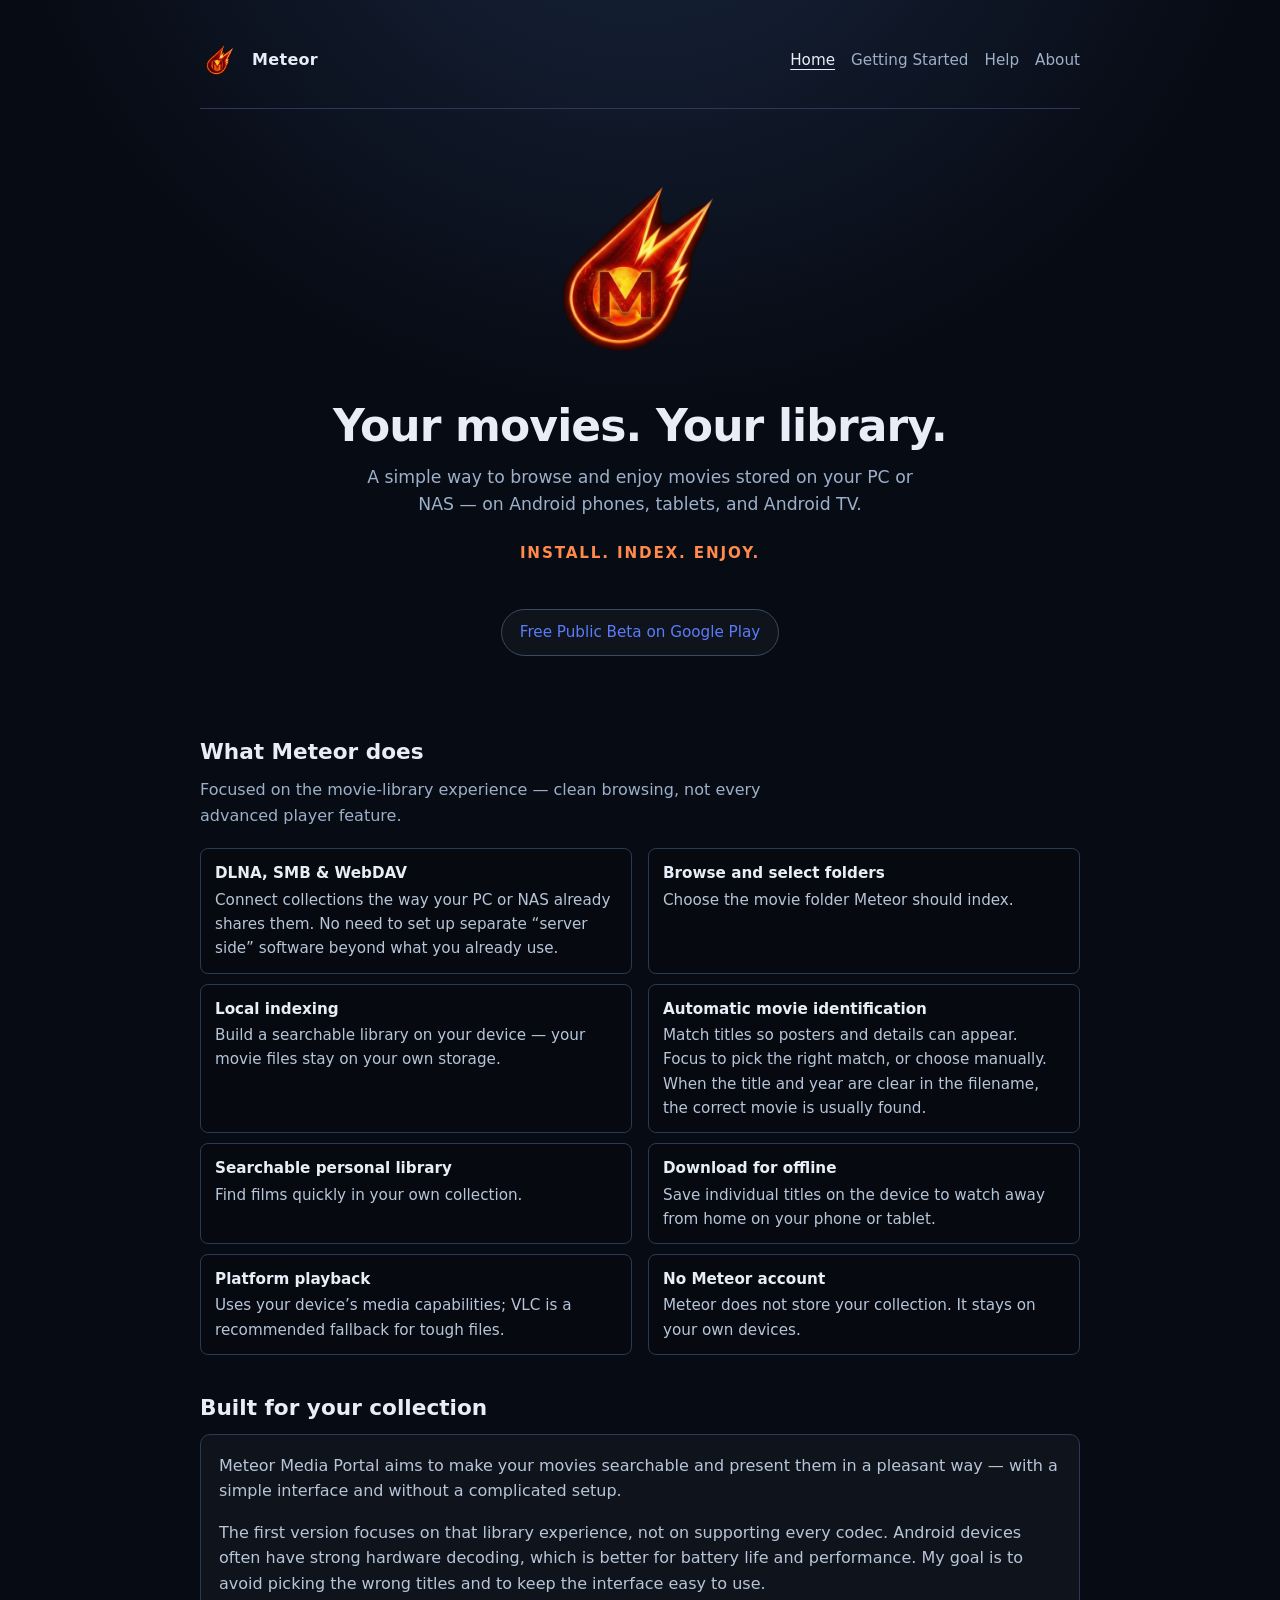
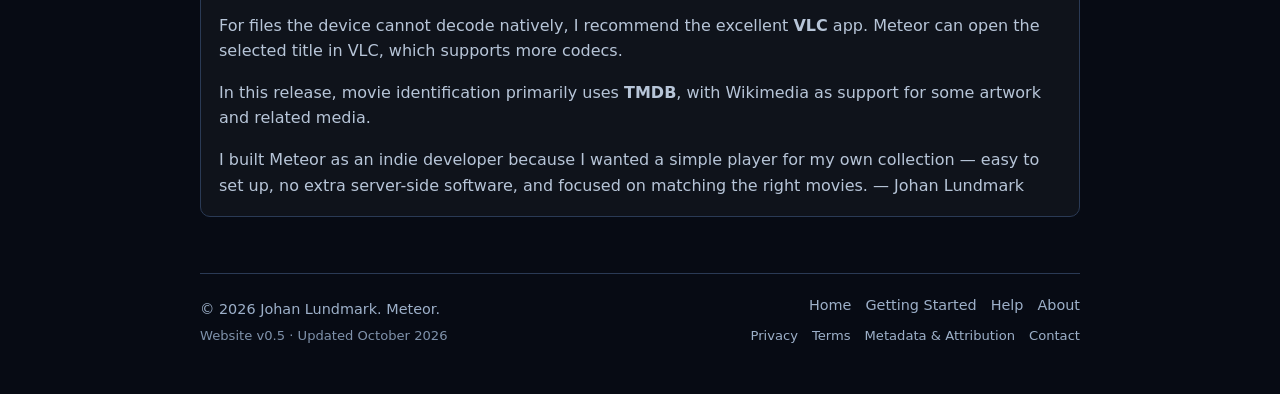
<file: index.html>
<!DOCTYPE html>
<html lang="en">
<head>
  <meta charset="UTF-8">
  <meta name="viewport" content="width=device-width, initial-scale=1.0">
  <meta name="robots" content="noindex, nofollow">
  <title>Meteor — Your movies. Your library.</title>
  <meta name="description" content="Meteor Media Portal — a solo-developed Android app to index and browse movies on your PC or NAS via DLNA, SMB, or WebDAV. Your files stay on your own storage.">
  <link rel="canonical" href="https://meteor.jlundmark.org/">
  <meta property="og:type" content="website">
  <meta property="og:site_name" content="Meteor">
  <meta property="og:url" content="https://meteor.jlundmark.org/">
  <meta property="og:title" content="Meteor">
  <meta property="og:description" content="Your movies. Your library. Built by a single developer.">
  <meta property="og:image" content="https://meteor.jlundmark.org/assets/og-share.png">
  <meta property="og:image:alt" content="Meteor — Your movies. Your library.">
  <meta name="twitter:card" content="summary_large_image">
  <meta name="twitter:title" content="Meteor">
  <meta name="twitter:description" content="Your movies. Your library. Built by a single developer.">
  <meta name="twitter:image" content="https://meteor.jlundmark.org/assets/og-share.png">
  <link rel="icon" href="/favicon.ico" sizes="any">
  <link rel="icon" href="/favicon.svg" type="image/svg+xml">
  <link rel="apple-touch-icon" href="/apple-touch-icon.png">
  <link rel="stylesheet" href="/assets/site.css">
</head>
<body>
  <div class="wrap">
    <header class="site-header">
      <a class="brand" href="/">
        <img class="brand-mark" src="/assets/logo.png" alt="" width="40" height="40">
        <span class="brand-name">Meteor</span>
      </a>
      <nav class="site-nav" aria-label="Site">
        <a href="/" aria-current="page">Home</a>
        <a href="/getting-started/">Getting Started</a>
        <a href="/help/">Help</a>
        <a href="/about/">About</a>
      </nav>
    </header>

    <main>
      <section class="hero" aria-labelledby="hero-title">
        <img class="hero-logo" src="/assets/logo.png" alt="Meteor" width="220" height="220">
        <h1 id="hero-title">Your movies. Your library.</h1>
        <p class="lede">
          A simple way to browse and enjoy movies stored on your PC or NAS —
          on Android phones, tablets, and Android TV.
        </p>
        <p class="tagline">Install. Index. Enjoy.</p>
        <div class="play-badge-slot">
          <p class="coming-soon">
            <a href="https://play.google.com/store/apps/details?id=com.meteor.mediaplayer" rel="noopener noreferrer">Free Public Beta on Google Play</a>
          </p>
        </div>
      </section>

      <section class="section" aria-labelledby="features-title">
        <h2 id="features-title">What Meteor does</h2>
        <p class="intro">Focused on the movie-library experience — clean browsing, not every advanced player feature.</p>
        <ul class="feature-grid">
          <li><strong>DLNA, SMB &amp; WebDAV</strong> Connect collections the way your PC or NAS already shares them. No need to set up separate “server side” software beyond what you already use.</li>
          <li><strong>Browse and select folders</strong> Choose the movie folder Meteor should index.</li>
          <li><strong>Local indexing</strong> Build a searchable library on your device — your movie files stay on your own storage.</li>
          <li><strong>Automatic movie identification</strong> Match titles so posters and details can appear. Focus to pick the right match, or choose manually. When the title and year are clear in the filename, the correct movie is usually found.</li>
          <li><strong>Searchable personal library</strong> Find films quickly in your own collection.</li>
          <li><strong>Download for offline</strong> Save individual titles on the device to watch away from home on your phone or tablet.</li>
          <li><strong>Platform playback</strong> Uses your device’s media capabilities; VLC is a recommended fallback for tough files.</li>
          <li><strong>No Meteor account</strong> Meteor does not store your collection. It stays on your own devices.</li>
        </ul>
      </section>

      <section class="section" aria-labelledby="product-title">
        <h2 id="product-title">Built for your collection</h2>
        <div class="panel">
          <p>
            Meteor Media Portal aims to make your movies searchable and present them in a
            pleasant way — with a simple interface and without a complicated setup.
          </p>
          <p>
            The first version focuses on that library experience, not on supporting every
            codec. Android devices often have strong hardware decoding, which is better for
            battery life and performance. My goal is to avoid picking the wrong titles and
            to keep the interface easy to use.
          </p>
          <p>
            For files the device cannot decode natively, I recommend the excellent
            <strong>VLC</strong> app. Meteor can open the selected title in VLC, which
            supports more codecs.
          </p>
          <p>
            In this release, movie identification primarily uses <strong>TMDB</strong>,
            with Wikimedia as support for some artwork and related media.
          </p>
          <p>
            I built Meteor as an indie developer because I wanted a simple player for my
            own collection — easy to set up, no extra server-side software, and focused on
            matching the right movies. — Johan Lundmark
          </p>
        </div>
      </section>
    </main>

    <footer class="site-footer">
      <div class="footer-brand">
        <span>&copy; 2026 Johan Lundmark. Meteor.</span>
        <span class="site-version">Website v0.5 · Updated October 2026</span>
      </div>
      <div class="footer-navs">
        <nav class="footer-nav-primary" aria-label="Footer">
          <a href="/">Home</a>
          <a href="/getting-started/">Getting Started</a>
          <a href="/help/">Help</a>
          <a href="/about/">About</a>
        </nav>
        <nav class="footer-nav-legal" aria-label="Legal">
          <a href="/privacy/">Privacy</a>
          <a href="/terms/">Terms</a>
          <a href="/metadata/">Metadata &amp; Attribution</a>
          <a href="/contact/">Contact</a>
        </nav>
      </div>
    </footer>
  </div>
</body>
</html>
</file>
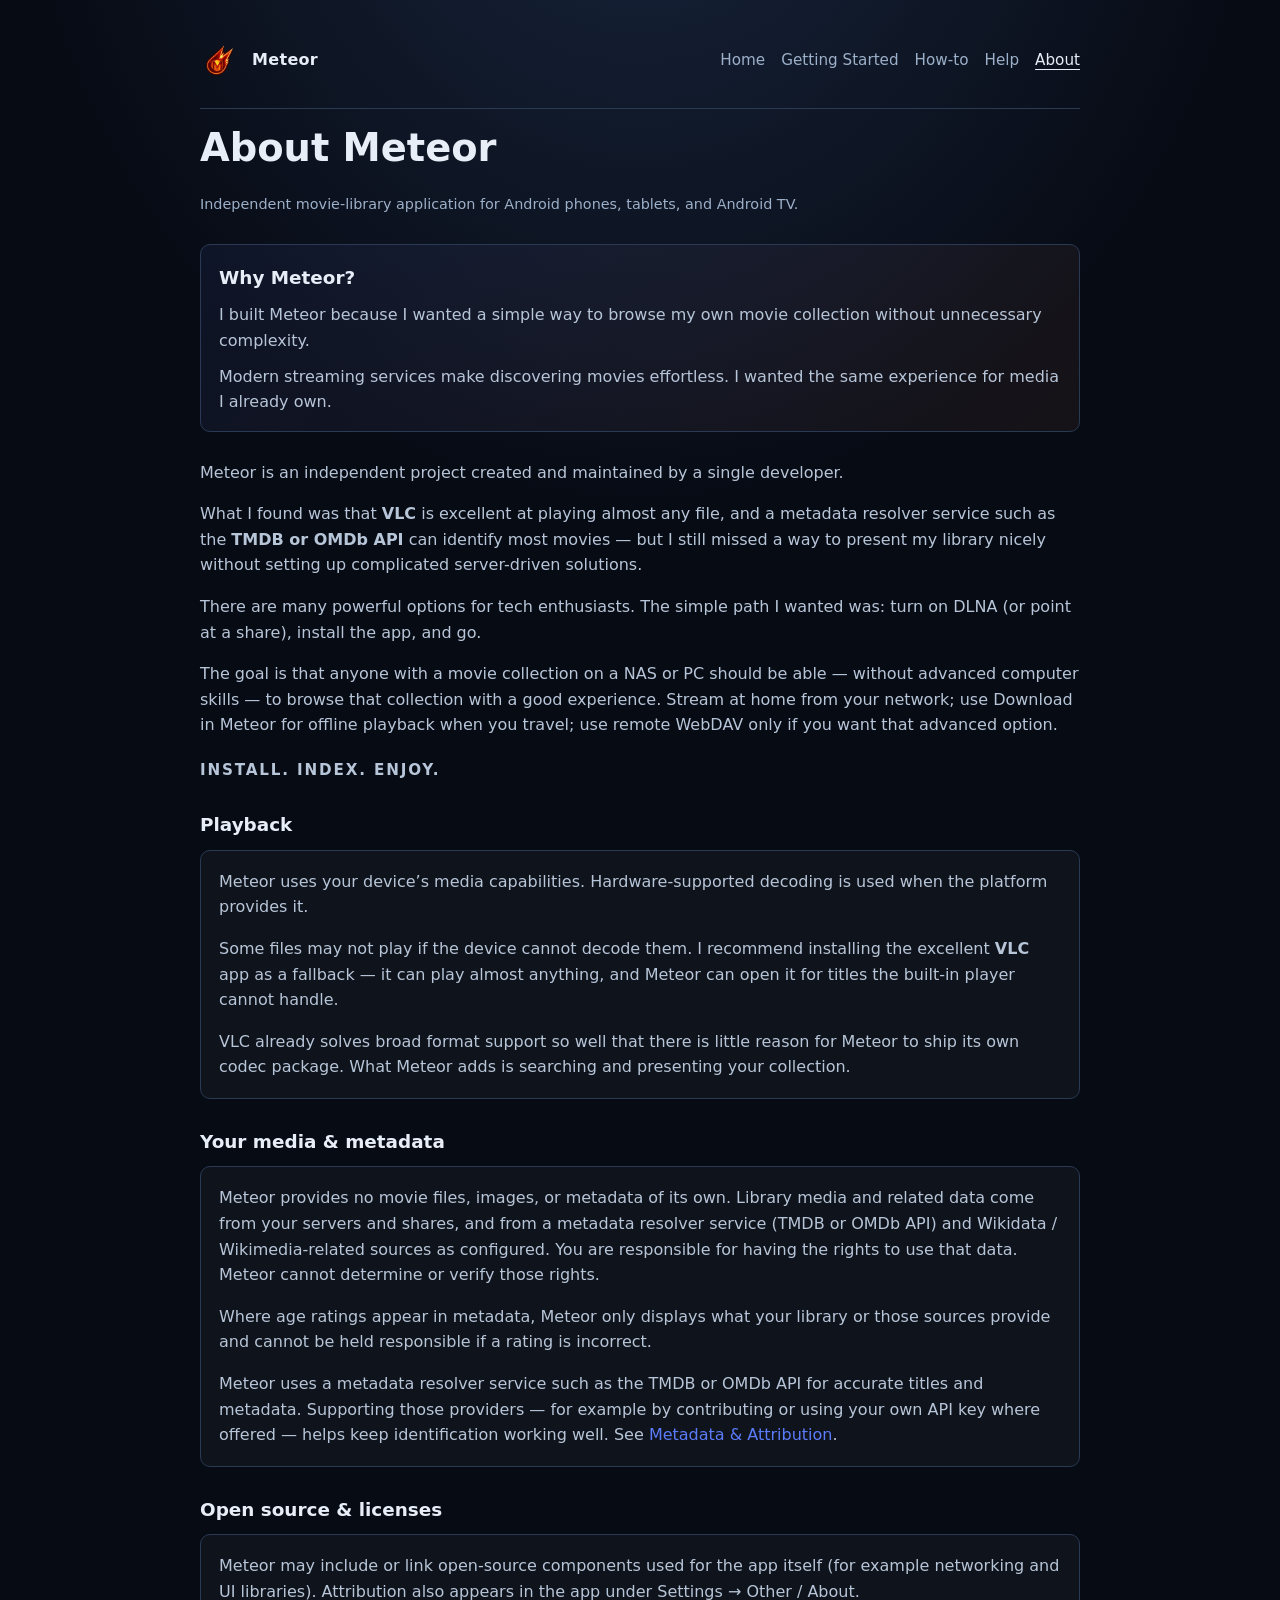
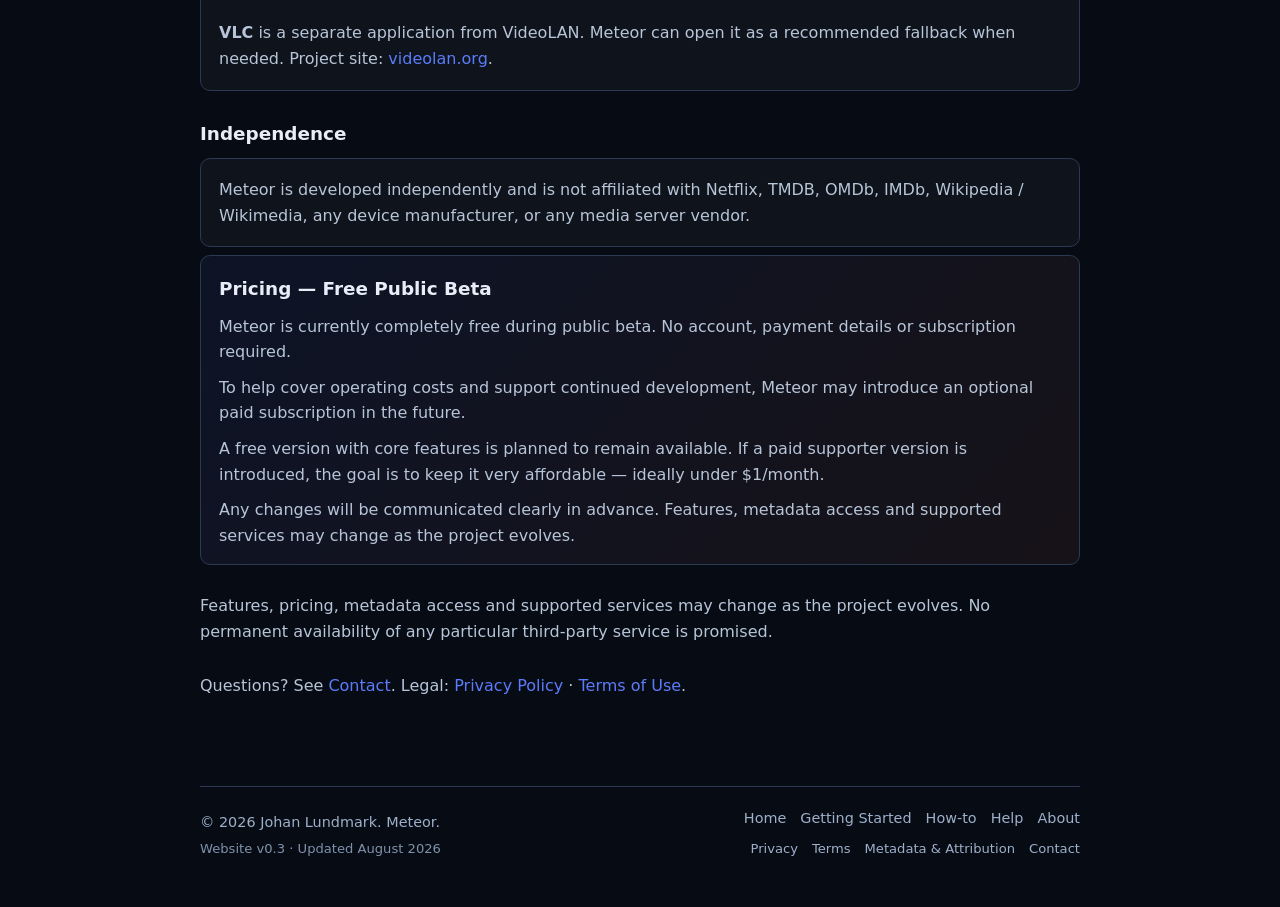
<file: about/index.html>
<!DOCTYPE html>
<html lang="en">
<head>
  <meta charset="UTF-8">
  <meta name="viewport" content="width=device-width, initial-scale=1.0">
  <meta name="robots" content="noindex, nofollow">
  <title>About — Meteor</title>
  <meta name="description" content="Why Meteor exists — an independent movie-library app for Android phones, tablets, and Android TV. Install. Index. Enjoy.">
  <link rel="canonical" href="https://meteor.jlundmark.org/about/">
  <meta property="og:type" content="website">
  <meta property="og:site_name" content="Meteor">
  <meta property="og:url" content="https://meteor.jlundmark.org/about/">
  <meta property="og:title" content="About — Meteor">
  <meta property="og:description" content="I built Meteor because I wanted a simple way to browse my own movie collection without unnecessary complexity.">
  <meta property="og:image" content="https://meteor.jlundmark.org/assets/og-share.png">
  <meta property="og:image:alt" content="Meteor — Your movies. Your library.">
  <meta name="twitter:card" content="summary_large_image">
  <meta name="twitter:title" content="About — Meteor">
  <meta name="twitter:description" content="An independent project for personal movie libraries.">
  <meta name="twitter:image" content="https://meteor.jlundmark.org/assets/og-share.png">
  <link rel="icon" href="/favicon.ico" sizes="any">
  <link rel="icon" href="/favicon.svg" type="image/svg+xml">
  <link rel="apple-touch-icon" href="/apple-touch-icon.png">
  <link rel="stylesheet" href="/assets/site.css">
</head>
<body>
  <div class="wrap">
    <header class="site-header">
      <a class="brand" href="/">
        <img class="brand-mark" src="/assets/logo.png" alt="" width="40" height="40">
        <span class="brand-name">Meteor</span>
      </a>
      <nav class="site-nav" aria-label="Site">
        <a href="/">Home</a>
        <a href="/getting-started/">Getting Started</a>
        <a href="/howto/">How-to</a>
        <a href="/help/">Help</a>
        <a href="/about/" aria-current="page">About</a>
      </nav>
    </header>

    <main class="doc">
      <h1>About Meteor</h1>
      <p class="updated">Independent movie-library application for Android phones, tablets, and Android TV.</p>

      <aside class="why-meteor" aria-labelledby="why-meteor-heading">
        <h2 id="why-meteor-heading">Why Meteor?</h2>
        <p>
          I built Meteor because I wanted a simple way to browse my own movie
          collection without unnecessary complexity.
        </p>
        <p>
          Modern streaming services make discovering movies effortless. I wanted
          the same experience for media I already own.
        </p>
      </aside>

      <p>
        Meteor is an independent project created and maintained by a single
        developer.
      </p>
      <p>
        What I found was that <strong>VLC</strong> is excellent at playing almost any
        file, and a metadata resolver service such as the <strong>TMDB or OMDb API</strong>
        can identify most movies — but I still missed a way to present my library nicely
        without setting up complicated server-driven solutions.
      </p>
      <p>
        There are many powerful options for tech enthusiasts. The simple path I wanted
        was: turn on DLNA (or point at a share), install the app, and go.
      </p>
      <p>
        The goal is that anyone with a movie collection on a NAS or PC should be able —
        without advanced computer skills — to browse that collection with a good
        experience. Stream at home from your network; use Download in Meteor for offline
        playback when you travel; use remote WebDAV only if you want that advanced option.
      </p>
      <p class="tagline">Install. Index. Enjoy.</p>

      <h2>Playback</h2>
      <div class="panel">
        <p>
          Meteor uses your device’s media capabilities. Hardware-supported decoding is
          used when the platform provides it.
        </p>
        <p>
          Some files may not play if the device cannot decode them. I recommend
          installing the excellent <strong>VLC</strong> app as a fallback — it can play
          almost anything, and Meteor can open it for titles the built-in player cannot
          handle.
        </p>
        <p>
          VLC already solves broad format support so well that there is little reason for
          Meteor to ship its own codec package. What Meteor adds is searching and presenting your
          collection.
        </p>
      </div>

      <h2>Your media &amp; metadata</h2>
      <div class="panel">
        <p>
          Meteor provides no movie files, images, or metadata of its own. Library media and
          related data come from your servers and shares, and from a metadata resolver service
          (TMDB or OMDb API) and Wikidata / Wikimedia-related sources as configured. You are
          responsible for having the rights to use that data. Meteor cannot determine or verify
          those rights.
        </p>
        <p>
          Where age ratings appear in metadata, Meteor only displays what your library or those
          sources provide and cannot be held responsible if a rating is incorrect.
        </p>
        <p>
          Meteor uses a metadata resolver service such as the TMDB or OMDb API for accurate
          titles and metadata. Supporting those providers — for example by contributing or using
          your own API key where offered — helps keep identification working well.
          See <a href="/metadata/">Metadata &amp; Attribution</a>.
        </p>
      </div>

      <h2>Open source &amp; licenses</h2>
      <div class="panel">
        <p>
          Meteor may include or link open-source components used for the app itself
          (for example networking and UI libraries). Attribution also appears in the app
          under Settings → Other / About.
        </p>
        <p>
          <strong>VLC</strong> is a separate application from VideoLAN. Meteor can open it
          as a recommended fallback when needed.
          Project site: <a href="https://www.videolan.org/">videolan.org</a>.
        </p>
      </div>

      <h2>Independence</h2>
      <div class="panel">
        <p>
          Meteor is developed independently and is not affiliated with Netflix,
          TMDB, OMDb, IMDb, Wikipedia / Wikimedia, any device manufacturer, or any media server vendor.
        </p>
      </div>

      <aside class="why-meteor" id="support" aria-labelledby="support-heading">
        <h2 id="support-heading">Pricing — Free Public Beta</h2>
        <p>
          Meteor is currently completely free during public beta. No account, payment details
          or subscription required.
        </p>
        <p>
          To help cover operating costs and support continued development, Meteor may introduce
          an optional paid subscription in the future.
        </p>
        <p>
          A free version with core features is planned to remain available. If a paid supporter
          version is introduced, the goal is to keep it very affordable — ideally under $1/month.
        </p>
        <p>
          Any changes will be communicated clearly in advance. Features, metadata access and
          supported services may change as the project evolves.
        </p>
      </aside>

      <p>
        Features, pricing, metadata access and supported services may change as the
        project evolves. No permanent availability of any particular third-party
        service is promised.
      </p>

      <p class="doc-closing">
        Questions? See <a href="/contact/">Contact</a>.
        Legal: <a href="/privacy/">Privacy Policy</a> ·
        <a href="/terms/">Terms of Use</a>.
      </p>
    </main>

    <footer class="site-footer">
      <div class="footer-brand">
        <span>&copy; 2026 Johan Lundmark. Meteor.</span>
        <span class="site-version">Website v0.3 · Updated August 2026</span>
      </div>
      <div class="footer-navs">
        <nav class="footer-nav-primary" aria-label="Footer">
          <a href="/">Home</a>
          <a href="/getting-started/">Getting Started</a>
          <a href="/howto/">How-to</a>
          <a href="/help/">Help</a>
          <a href="/about/">About</a>
        </nav>
        <nav class="footer-nav-legal" aria-label="Legal">
          <a href="/privacy/">Privacy</a>
          <a href="/terms/">Terms</a>
          <a href="/metadata/">Metadata &amp; Attribution</a>
          <a href="/contact/">Contact</a>
        </nav>
      </div>
    </footer>
  </div>
</body>
</html>
</file>
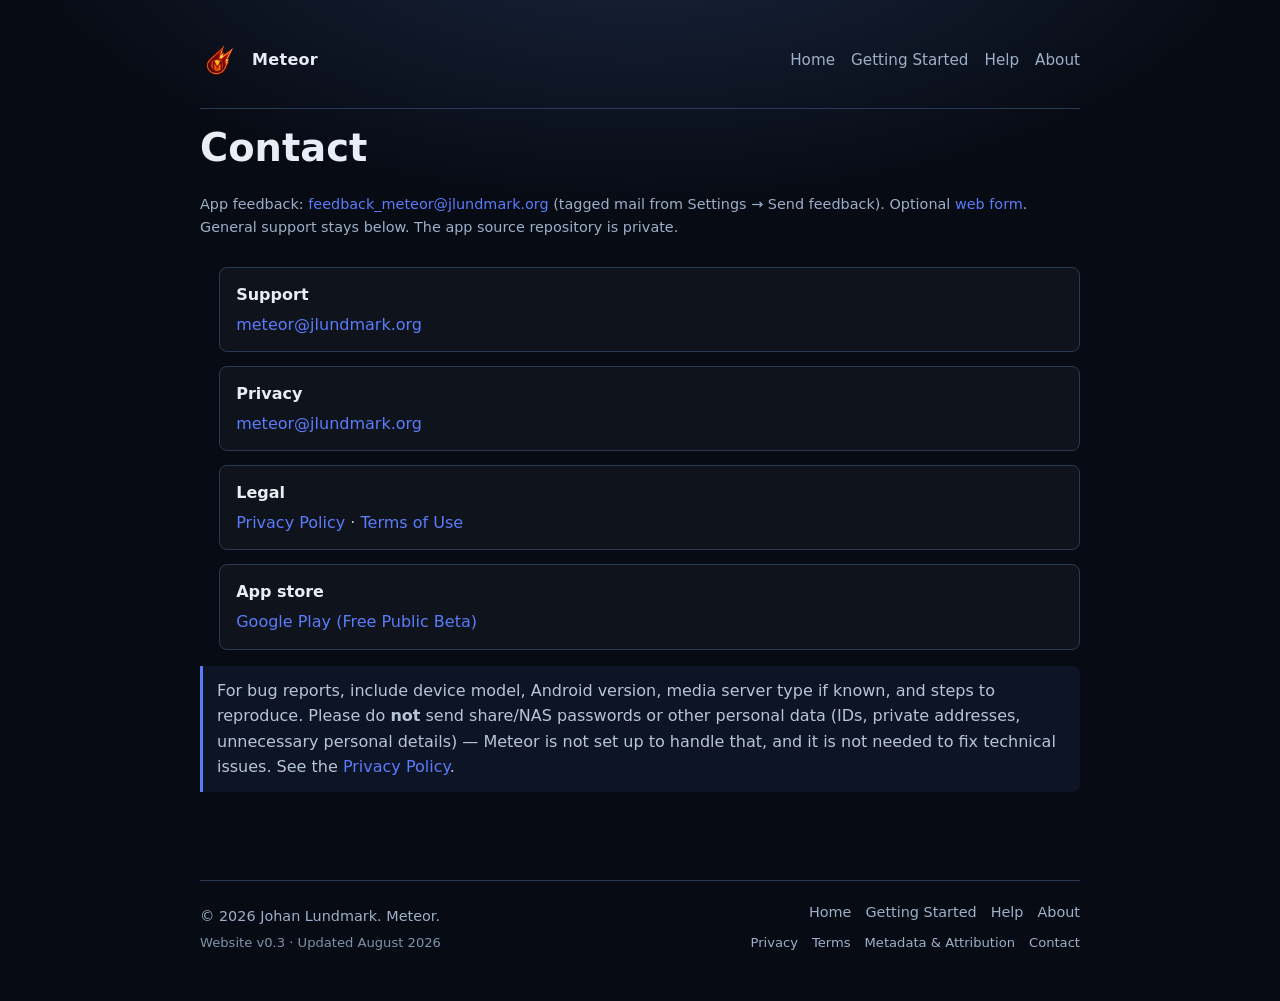
<file: contact/index.html>
<!DOCTYPE html>
<html lang="en">
<head>
  <meta charset="UTF-8">
  <meta name="viewport" content="width=device-width, initial-scale=1.0">
  <meta name="robots" content="noindex, nofollow">
  <title>Contact — Meteor</title>
  <meta name="description" content="Contact Meteor support and privacy inquiries by email.">
  <link rel="canonical" href="https://meteor.jlundmark.org/contact/">
  <meta property="og:type" content="website">
  <meta property="og:site_name" content="Meteor">
  <meta property="og:url" content="https://meteor.jlundmark.org/contact/">
  <meta property="og:title" content="Contact — Meteor">
  <meta property="og:description" content="Support and privacy contact for Meteor.">
  <meta property="og:image" content="https://meteor.jlundmark.org/assets/og-share.png">
  <meta property="og:image:alt" content="Meteor — Your movies. Your library.">
  <link rel="icon" href="/favicon.ico" sizes="any">
  <link rel="icon" href="/favicon.svg" type="image/svg+xml">
  <link rel="apple-touch-icon" href="/apple-touch-icon.png">
  <link rel="stylesheet" href="/assets/site.css">
</head>
<body>
  <div class="wrap">
    <header class="site-header">
      <a class="brand" href="/">
        <img class="brand-mark" src="/assets/logo.png" alt="" width="40" height="40">
        <span class="brand-name">Meteor</span>
      </a>
      <nav class="site-nav" aria-label="Site">
        <a href="/">Home</a>
        <a href="/getting-started/">Getting Started</a>
        <a href="/help/">Help</a>
        <a href="/about/">About</a>
      </nav>
    </header>

    <main class="doc">
      <h1>Contact</h1>
      <p class="updated">
        App feedback: <a href="mailto:feedback_meteor@jlundmark.org">feedback_meteor@jlundmark.org</a>
        (tagged mail from Settings → Send feedback). Optional <a href="/feedback/">web form</a>.
        General support stays below. The app source repository is private.
      </p>

      <ul class="contact-list">
        <li>
          <strong>Support</strong>
          <a href="mailto:meteor@jlundmark.org">meteor@jlundmark.org</a>
        </li>
        <li>
          <strong>Privacy</strong>
          <a href="mailto:meteor@jlundmark.org">meteor@jlundmark.org</a>
        </li>
        <li>
          <strong>Legal</strong>
          <a href="/privacy/">Privacy Policy</a>
          ·
          <a href="/terms/">Terms of Use</a>
        </li>
        <li>
          <strong>App store</strong>
          <a href="https://play.google.com/store/apps/details?id=com.meteor.mediaplayer" rel="noopener noreferrer">
            Google Play (Free Public Beta)
          </a>
        </li>
      </ul>

      <p class="note">
        For bug reports, include device model, Android version, media server type if known,
        and steps to reproduce. Please do <strong>not</strong> send share/NAS passwords or other
        personal data (IDs, private addresses, unnecessary personal details) — Meteor is not set up
        to handle that, and it is not needed to fix technical issues. See the
        <a href="/privacy/">Privacy Policy</a>.
      </p>
    </main>

    <footer class="site-footer">
      <div class="footer-brand">
        <span>&copy; 2026 Johan Lundmark. Meteor.</span>
        <span class="site-version">Website v0.3 · Updated August 2026</span>
      </div>
      <div class="footer-navs">
        <nav class="footer-nav-primary" aria-label="Footer">
          <a href="/">Home</a>
          <a href="/getting-started/">Getting Started</a>
          <a href="/help/">Help</a>
          <a href="/about/">About</a>
        </nav>
        <nav class="footer-nav-legal" aria-label="Legal">
          <a href="/privacy/">Privacy</a>
          <a href="/terms/">Terms</a>
          <a href="/metadata/">Metadata &amp; Attribution</a>
          <a href="/contact/">Contact</a>
        </nav>
      </div>
    </footer>
  </div>
</body>
</html>
</file>
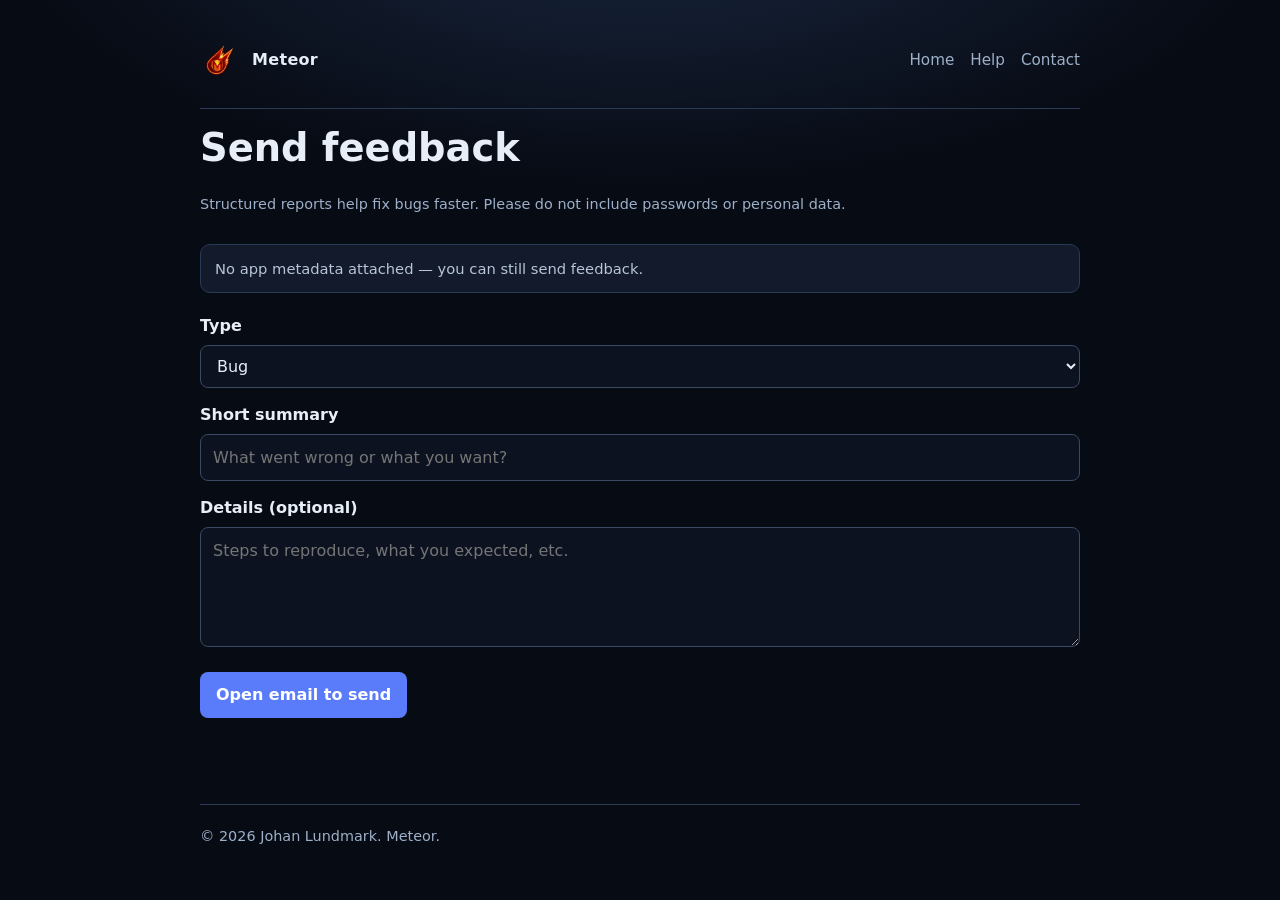
<file: feedback/index.html>
<!DOCTYPE html>
<html lang="en">
<head>
  <meta charset="UTF-8">
  <meta name="viewport" content="width=device-width, initial-scale=1.0">
  <meta name="robots" content="noindex, nofollow">
  <title>Send feedback — Meteor</title>
  <meta name="description" content="Send structured feedback for Meteor. Version and device details can be prefilled from the app.">
  <link rel="canonical" href="https://meteor.jlundmark.org/feedback/">
  <link rel="icon" href="/favicon.ico" sizes="any">
  <link rel="icon" href="/favicon.svg" type="image/svg+xml">
  <link rel="apple-touch-icon" href="/apple-touch-icon.png">
  <link rel="stylesheet" href="/assets/site.css">
  <style>
    .feedback-meta {
      display: grid;
      gap: 6px;
      margin: 16px 0 20px;
      padding: 12px 14px;
      border: 1px solid var(--border-soft);
      border-radius: 10px;
      background: var(--bg-elevated);
      font-size: 0.92rem;
      color: var(--body);
    }
    .feedback-meta strong { color: var(--text); }
    .feedback-form label {
      display: block;
      margin: 14px 0 6px;
      font-weight: 600;
      color: var(--text);
    }
    .feedback-form input[type="text"],
    .feedback-form select,
    .feedback-form textarea {
      width: 100%;
      padding: 10px 12px;
      border-radius: 8px;
      border: 1px solid var(--border);
      background: #0c1220;
      color: var(--text);
      font: inherit;
    }
    .feedback-form textarea { min-height: 120px; resize: vertical; }
    .feedback-actions {
      display: flex;
      flex-wrap: wrap;
      gap: 12px;
      margin-top: 18px;
      align-items: center;
    }
    .feedback-actions button,
    .feedback-actions .btn {
      appearance: none;
      border: 0;
      border-radius: 8px;
      padding: 10px 16px;
      background: var(--accent);
      color: #fff;
      font: inherit;
      font-weight: 600;
      cursor: pointer;
      text-decoration: none;
    }
    .feedback-actions button:disabled {
      opacity: 0.5;
      cursor: not-allowed;
    }
    .feedback-actions .btn-secondary {
      background: transparent;
      border: 1px solid var(--border);
      color: var(--text);
    }
    .feedback-banner {
      margin: 16px 0;
      padding: 12px 14px;
      border-radius: 10px;
      border: 1px solid var(--warn-border);
      background: var(--warn-bg);
      color: var(--text);
    }
    .feedback-status { margin-top: 12px; color: var(--muted); font-size: 0.9rem; }
    .hidden { display: none !important; }
  </style>
</head>
<body>
  <div class="wrap">
    <header class="site-header">
      <a class="brand" href="/">
        <img class="brand-mark" src="/assets/logo.png" alt="" width="40" height="40">
        <span class="brand-name">Meteor</span>
      </a>
      <nav class="site-nav" aria-label="Site">
        <a href="/">Home</a>
        <a href="/help/">Help</a>
        <a href="/contact/">Contact</a>
      </nav>
    </header>

    <main class="doc">
      <h1>Send feedback</h1>
      <p class="updated">
        Structured reports help fix bugs faster. Please do not include passwords or personal data.
      </p>

      <div id="loading" class="feedback-status">Checking feedback service…</div>

      <div id="mailtoPanel" class="hidden">
        <div class="feedback-banner" role="status">
          The structured form is temporarily unavailable (free quota or maintenance).
          You can still send email with the same details prefilled.
        </div>
        <div class="feedback-actions">
          <a id="mailtoBtn" class="btn" href="mailto:feedback_meteor@jlundmark.org">Open email</a>
        </div>
      </div>

      <div id="donePanel" class="hidden">
        <div class="feedback-banner" role="status">
          Thanks — your report was sent. Reference: <strong id="doneId"></strong>
        </div>
      </div>

      <form id="formPanel" class="feedback-form hidden">
        <div class="feedback-meta" id="metaBox" aria-live="polite"></div>

        <label for="type">Type</label>
        <select id="type" name="type">
          <option value="bug">Bug</option>
          <option value="playback">Playback</option>
          <option value="resolve">Title match / resolve</option>
          <option value="feedback">Feedback / idea</option>
          <option value="other">Other</option>
        </select>

        <label for="summary">Short summary</label>
        <input id="summary" name="summary" type="text" maxlength="500" required placeholder="What went wrong or what you want?">

        <label for="details">Details (optional)</label>
        <textarea id="details" name="details" maxlength="4000" placeholder="Steps to reproduce, what you expected, etc."></textarea>

        <div class="feedback-actions">
          <button type="submit" id="submitBtn">Open email to send</button>
        </div>
        <p id="formStatus" class="feedback-status"></p>
      </form>
    </main>

    <footer class="site-footer">
      <div class="footer-brand">
        <span>&copy; 2026 Johan Lundmark. Meteor.</span>
      </div>
    </footer>
  </div>

  <script>
    (function () {
      var API = "/api/feedback";
      var state = {
        reportId: "",
        meta: {
          type: "bug",
          appVersion: "",
          versionCode: "",
          buildType: "",
          device: "",
          osSdk: "",
          locale: "",
          installId: "",
          diagnostic: ""
        }
      };

      function $(id) { return document.getElementById(id); }

      function pathReportId() {
        var parts = location.pathname.replace(/\/+$/, "").split("/");
        var last = parts[parts.length - 1] || "";
        if (last && last !== "feedback" && /^[a-f0-9]{8,24}$/i.test(last)) return last;
        return "";
      }

      function fromQuery() {
        var q = new URLSearchParams(location.search);
        ["type", "appVersion", "versionCode", "buildType", "device", "osSdk", "locale", "installId"].forEach(function (k) {
          var alt = k === "appVersion" ? "v" : (k === "versionCode" ? "code" : k);
          var v = q.get(k) || q.get(alt);
          if (v) state.meta[k] = v;
        });
        var diag = q.get("diagnostic");
        if (diag) state.meta.diagnostic = diag.slice(0, 4096);
        if (q.get("type")) $("type").value = state.meta.type;
      }

      function renderMeta() {
        var m = state.meta;
        var bits = [];
        if (m.appVersion) bits.push("<div><strong>App</strong> " + esc(m.appVersion) + (m.versionCode ? " (" + esc(m.versionCode) + ")" : "") + "</div>");
        if (m.device) bits.push("<div><strong>Device</strong> " + esc(m.device) + (m.osSdk ? " · SDK " + esc(m.osSdk) : "") + "</div>");
        if (m.buildType) bits.push("<div><strong>Build</strong> " + esc(m.buildType) + "</div>");
        if (m.locale) bits.push("<div><strong>Locale</strong> " + esc(m.locale) + "</div>");
        if (state.reportId) bits.push("<div><strong>Report id</strong> " + esc(state.reportId) + "</div>");
        if (m.diagnostic) bits.push("<div><strong>Diagnostic attached</strong> yes (" + m.diagnostic.length + " chars)</div>");
        $("metaBox").innerHTML = bits.length ? bits.join("") : "<div>No app metadata attached — you can still send feedback.</div>";
      }

      function esc(s) {
        return String(s).replace(/[&<>"']/g, function (c) {
          return ({ "&": "&amp;", "<": "&lt;", ">": "&gt;", '"': "&quot;", "'": "&#39;" })[c];
        });
      }

      function showMailto(mailto) {
        $("loading").classList.add("hidden");
        $("formPanel").classList.add("hidden");
        $("mailtoPanel").classList.remove("hidden");
        $("mailtoBtn").href = mailto || "mailto:feedback_meteor@jlundmark.org";
      }

      function showForm() {
        $("loading").classList.add("hidden");
        $("mailtoPanel").classList.add("hidden");
        $("formPanel").classList.remove("hidden");
        $("type").value = state.meta.type || "bug";
        renderMeta();
        updateMailtoAlt();
      }

      function updateMailtoAlt() {
        var type = $("type").value || state.meta.type || "other";
        var summary = ($("summary").value || "Feedback").trim().slice(0, 80);
        var details = ($("details").value || "").trim();
        var lines = [
          "==== Insert your comment below ====",
          "",
          details || "",
          "",
          "==== Do not change below text ====",
          "type: " + type,
          "reportId: " + (state.reportId || ""),
          "appVersion: " + (state.meta.appVersion || ""),
          "versionCode: " + (state.meta.versionCode || ""),
          "buildType: " + (state.meta.buildType || ""),
          "device: " + (state.meta.device || ""),
          "osSdk: " + (state.meta.osSdk || ""),
          "locale: " + (state.meta.locale || "")
        ];
        if (state.meta.diagnostic) lines.push("diagnostic:", state.meta.diagnostic);
        var href = "mailto:feedback_meteor@jlundmark.org"
          + "?subject=" + encodeURIComponent("[Meteor " + type + "] " + summary)
          + "&body=" + encodeURIComponent(lines.join("\n"));
        state.pendingMailto = href;
      }

      async function boot() {
        fromQuery();
        state.reportId = pathReportId();
        // Mail-first: always show the form (TV QR query meta). Submit opens mailto.
        if (state.reportId) {
          try {
            var r = await fetch(API + "/" + encodeURIComponent(state.reportId));
            if (r.ok) {
              var payload = await r.json();
              var rec = payload.record || {};
              ["type", "appVersion", "versionCode", "buildType", "device", "osSdk", "locale", "installId", "diagnostic"].forEach(function (k) {
                if (rec[k]) state.meta[k] = rec[k];
              });
            }
          } catch (e) { /* keep query meta */ }
        }
        showForm();
      }

      $("type").addEventListener("change", updateMailtoAlt);
      $("summary").addEventListener("input", updateMailtoAlt);
      $("details").addEventListener("input", updateMailtoAlt);

      $("formPanel").addEventListener("submit", function (ev) {
        ev.preventDefault();
        var summary = ($("summary").value || "").trim();
        if (!summary) {
          $("formStatus").textContent = "Please enter a short summary.";
          return;
        }
        updateMailtoAlt();
        var mailto = state.pendingMailto;
        if (!mailto) {
          $("formStatus").textContent = "Could not build email link.";
          return;
        }
        $("formStatus").textContent = "Opening email…";
        window.location.href = mailto;
      });

      boot();
    })();
  </script>
</body>
</html>
</file>
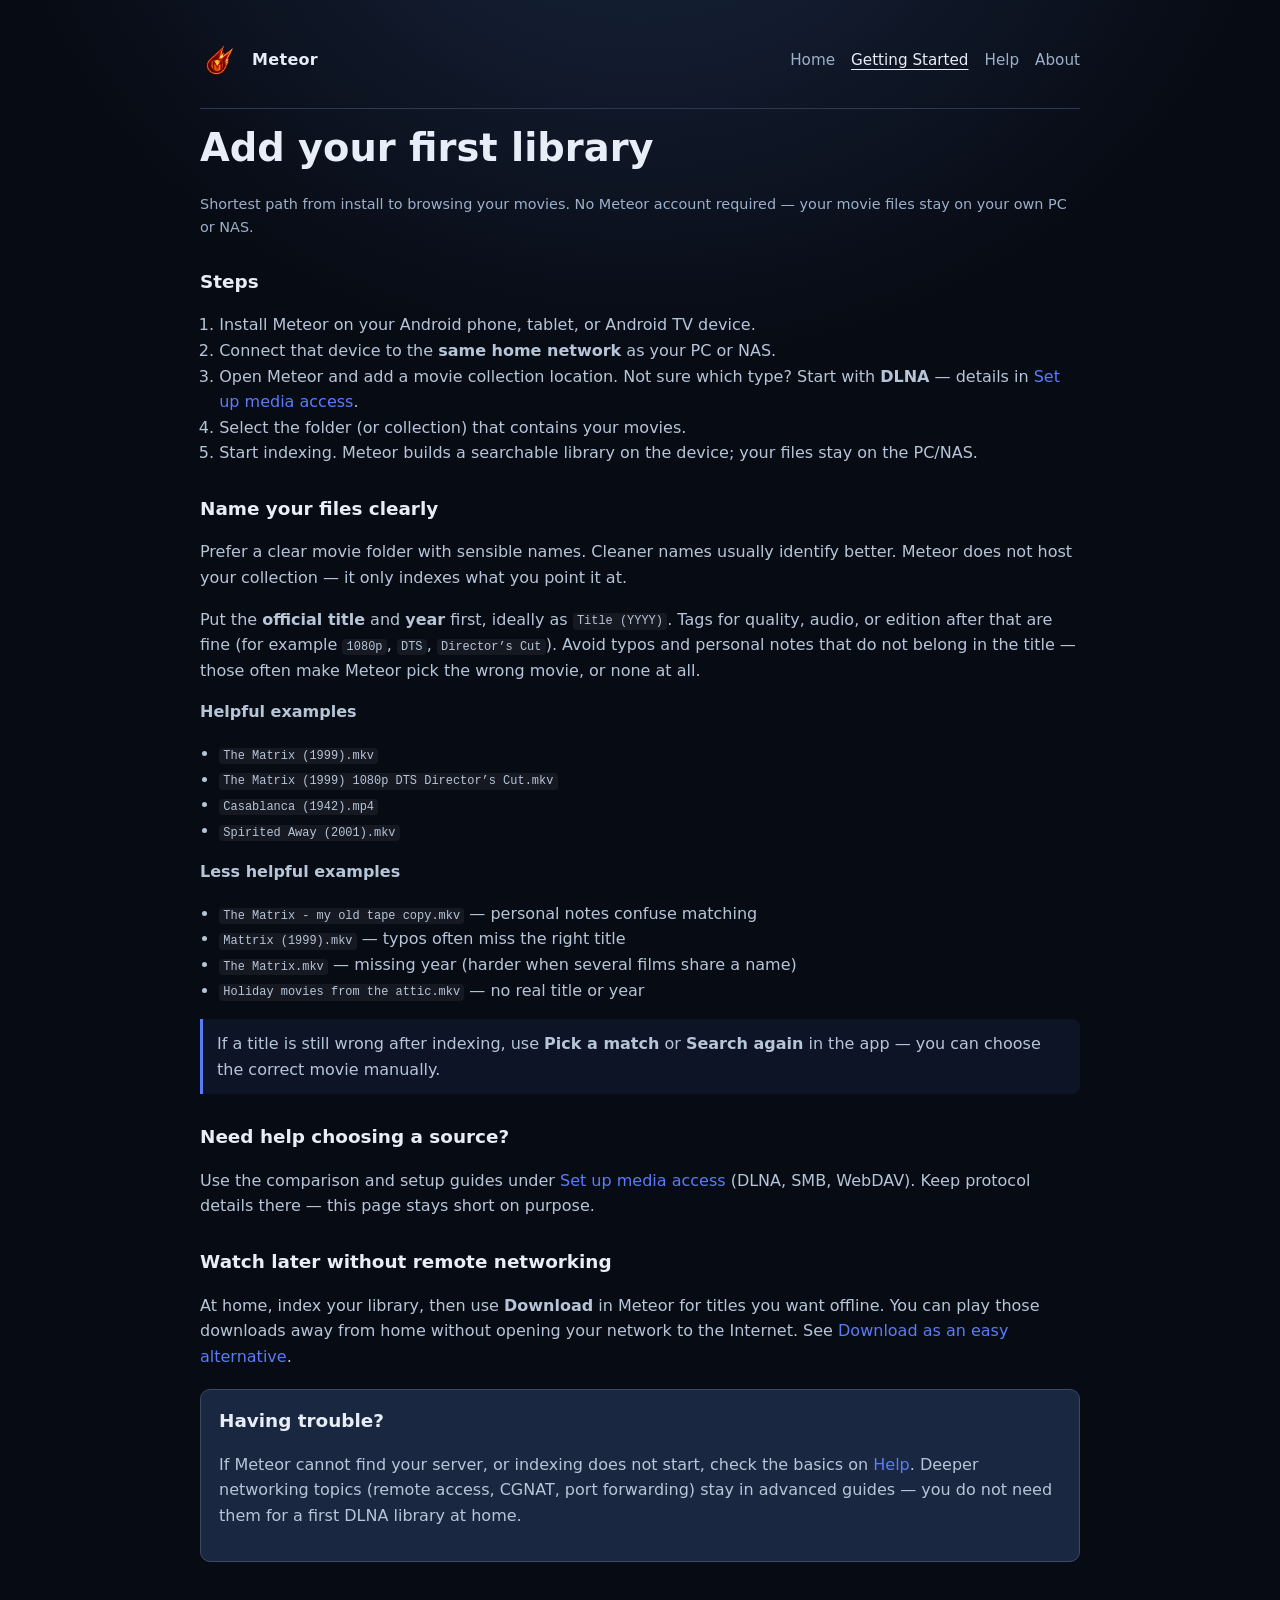
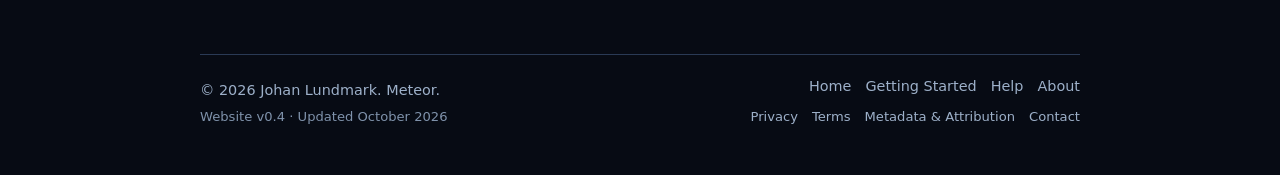
<file: getting-started/index.html>
<!DOCTYPE html>
<html lang="en">
<head>
  <meta charset="UTF-8">
  <meta name="viewport" content="width=device-width, initial-scale=1.0">
  <meta name="robots" content="noindex, nofollow">
  <title>Getting Started — Meteor</title>
  <meta name="description" content="Install Meteor, add your first movie library from a PC or NAS, and start watching. Short path from install to indexing.">
  <link rel="canonical" href="https://meteor.jlundmark.org/getting-started/">
  <meta property="og:type" content="website">
  <meta property="og:site_name" content="Meteor">
  <meta property="og:url" content="https://meteor.jlundmark.org/getting-started/">
  <meta property="og:title" content="Getting Started — Meteor">
  <meta property="og:description" content="Add your first movie library in Meteor.">
  <meta property="og:image" content="https://meteor.jlundmark.org/assets/og-share.png">
  <meta property="og:image:alt" content="Meteor — Your movies. Your library.">
  <link rel="icon" href="/favicon.ico" sizes="any">
  <link rel="icon" href="/favicon.svg" type="image/svg+xml">
  <link rel="apple-touch-icon" href="/apple-touch-icon.png">
  <link rel="stylesheet" href="/assets/site.css">
</head>
<body>
  <div class="wrap">
    <header class="site-header">
      <a class="brand" href="/">
        <img class="brand-mark" src="/assets/logo.png" alt="" width="40" height="40">
        <span class="brand-name">Meteor</span>
      </a>
      <nav class="site-nav" aria-label="Site">
        <a href="/">Home</a>
        <a href="/getting-started/" aria-current="page">Getting Started</a>
        <a href="/help/">Help</a>
        <a href="/about/">About</a>
      </nav>
    </header>

    <main class="doc">
      <h1>Add your first library</h1>
      <p class="updated">
        Shortest path from install to browsing your movies. No Meteor account required —
        your movie files stay on your own PC or NAS.
      </p>

      <h2>Steps</h2>
      <ol>
        <li>Install Meteor on your Android phone, tablet, or Android TV device.</li>
        <li>Connect that device to the <strong>same home network</strong> as your PC or NAS.</li>
        <li>Open Meteor and add a movie collection location.
          Not sure which type? Start with <strong>DLNA</strong> — details in
          <a href="/howto/">Set up media access</a>.</li>
        <li>Select the folder (or collection) that contains your movies.</li>
        <li>Start indexing. Meteor builds a searchable library on the device; your files stay on the PC/NAS.</li>
      </ol>

      <h2>Name your files clearly</h2>
      <p>
        Prefer a clear movie folder with sensible names. Cleaner names usually identify better.
        Meteor does not host your collection — it only indexes what you point it at.
      </p>
      <p>
        Put the <strong>official title</strong> and <strong>year</strong> first, ideally as
        <code>Title (YYYY)</code>. Tags for quality, audio, or edition after that are fine
        (for example <code>1080p</code>, <code>DTS</code>, <code>Director’s Cut</code>).
        Avoid typos and personal notes that do not belong in the title — those often make
        Meteor pick the wrong movie, or none at all.
      </p>
      <p><strong>Helpful examples</strong></p>
      <ul>
        <li><code>The Matrix (1999).mkv</code></li>
        <li><code>The Matrix (1999) 1080p DTS Director’s Cut.mkv</code></li>
        <li><code>Casablanca (1942).mp4</code></li>
        <li><code>Spirited Away (2001).mkv</code></li>
      </ul>
      <p><strong>Less helpful examples</strong></p>
      <ul>
        <li><code>The Matrix - my old tape copy.mkv</code> — personal notes confuse matching</li>
        <li><code>Mattrix (1999).mkv</code> — typos often miss the right title</li>
        <li><code>The Matrix.mkv</code> — missing year (harder when several films share a name)</li>
        <li><code>Holiday movies from the attic.mkv</code> — no real title or year</li>
      </ul>
      <p class="note">
        If a title is still wrong after indexing, use <strong>Pick a match</strong> or
        <strong>Search again</strong> in the app — you can choose the correct movie manually.
      </p>

      <h2>Need help choosing a source?</h2>
      <p>
        Use the comparison and setup guides under
        <a href="/howto/">Set up media access</a> (DLNA, SMB, WebDAV).
        Keep protocol details there — this page stays short on purpose.
      </p>

      <h2>Watch later without remote networking</h2>
      <p>
        At home, index your library, then use <strong>Download</strong> in Meteor for titles you want offline.
        You can play those downloads away from home without opening your network to the Internet.
        See <a href="/howto/#download">Download as an easy alternative</a>.
      </p>

      <div class="callout">
        <h2>Having trouble?</h2>
        <p>
          If Meteor cannot find your server, or indexing does not start, check the basics on
          <a href="/help/">Help</a>. Deeper networking topics (remote access, CGNAT, port forwarding)
          stay in advanced guides — you do not need them for a first DLNA library at home.
        </p>
      </div>
    </main>

    <footer class="site-footer">
      <div class="footer-brand">
        <span>&copy; 2026 Johan Lundmark. Meteor.</span>
        <span class="site-version">Website v0.4 · Updated October 2026</span>
      </div>
      <div class="footer-navs">
        <nav class="footer-nav-primary" aria-label="Footer">
          <a href="/">Home</a>
          <a href="/getting-started/">Getting Started</a>
          <a href="/help/">Help</a>
          <a href="/about/">About</a>
        </nav>
        <nav class="footer-nav-legal" aria-label="Legal">
          <a href="/privacy/">Privacy</a>
          <a href="/terms/">Terms</a>
          <a href="/metadata/">Metadata &amp; Attribution</a>
          <a href="/contact/">Contact</a>
        </nav>
      </div>
    </footer>
  </div>
</body>
</html>
</file>
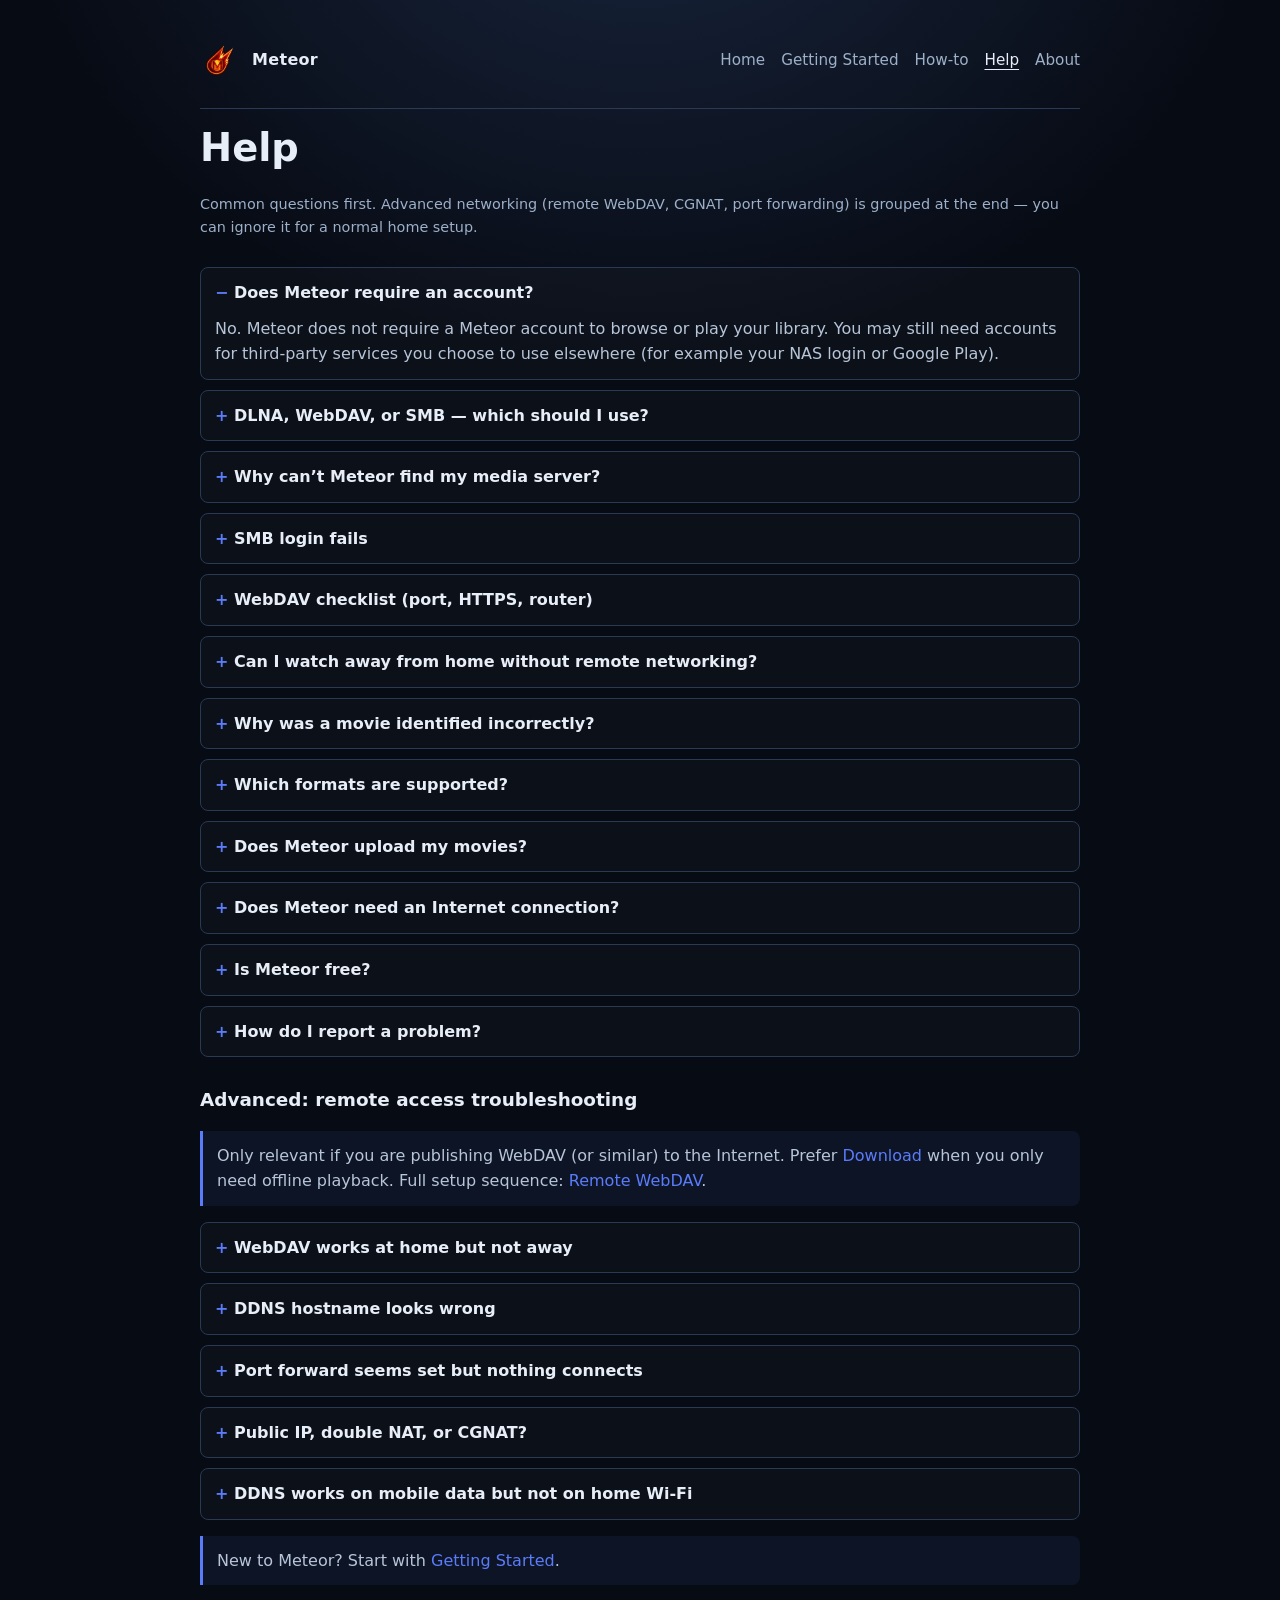
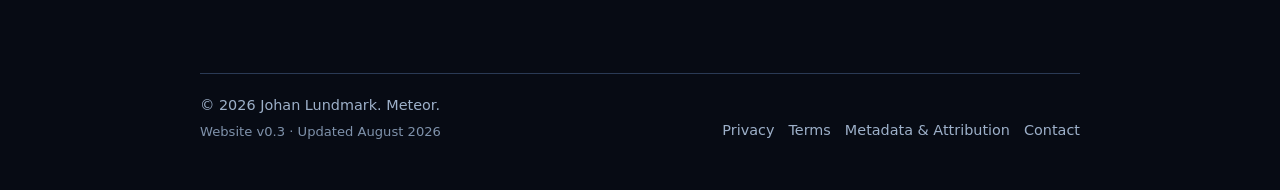
<file: help/index.html>
<!DOCTYPE html>
<html lang="en">
<head>
  <meta charset="UTF-8">
  <meta name="viewport" content="width=device-width, initial-scale=1.0">
  <meta name="robots" content="noindex, nofollow">
  <title>Help — Meteor</title>
  <meta name="description" content="Help and FAQ for Meteor: DLNA, SMB, WebDAV, Download, playback, privacy, and advanced remote-access troubleshooting.">
  <link rel="canonical" href="https://meteor.jlundmark.org/help/">
  <meta property="og:type" content="website">
  <meta property="og:site_name" content="Meteor">
  <meta property="og:url" content="https://meteor.jlundmark.org/help/">
  <meta property="og:title" content="Help — Meteor">
  <meta property="og:description" content="FAQ and troubleshooting for Meteor movie library.">
  <meta property="og:image" content="https://meteor.jlundmark.org/assets/og-share.png">
  <meta property="og:image:alt" content="Meteor — Your movies. Your library.">
  <link rel="icon" href="/favicon.ico" sizes="any">
  <link rel="icon" href="/favicon.svg" type="image/svg+xml">
  <link rel="apple-touch-icon" href="/apple-touch-icon.png">
  <link rel="stylesheet" href="/assets/site.css">
</head>
<body>
  <div class="wrap">
    <header class="site-header">
      <a class="brand" href="/">
        <img class="brand-mark" src="/assets/logo.png" alt="" width="40" height="40">
        <span class="brand-name">Meteor</span>
      </a>
      <nav class="site-nav" aria-label="Site">
        <a href="/">Home</a>
        <a href="/getting-started/">Getting Started</a>
        <a href="/howto/">How-to</a>
        <a href="/help/" aria-current="page">Help</a>
        <a href="/about/">About</a>
      </nav>
    </header>

    <main class="doc">
      <h1>Help</h1>
      <p class="updated">
        Common questions first. Advanced networking (remote WebDAV, CGNAT, port forwarding) is grouped at the end —
        you can ignore it for a normal home setup.
      </p>

      <div class="faq">
        <details open>
          <summary>Does Meteor require an account?</summary>
          <p>
            No. Meteor does not require a Meteor account to browse or play your library.
            You may still need accounts for third-party services you choose to use elsewhere
            (for example your NAS login or Google Play).
          </p>
        </details>

        <details>
          <summary>DLNA, WebDAV, or SMB — which should I use?</summary>
          <p>
            Not sure? Start with <strong>DLNA</strong> on your home network.
            Use <strong>SMB</strong> if you already have shared folders or want reliable sidecar subtitles.
            Use <strong>WebDAV</strong> for similar folder access; treat Internet-facing WebDAV as advanced.
          </p>
          <p>
            Full comparison and setup:
            <a href="/howto/">Set up media access</a>.
          </p>
        </details>

        <details id="discovery">
          <summary>Why can’t Meteor find my media server?</summary>
          <p>Local discovery often fails for network reasons. Check the following:</p>
          <ul>
            <li>Your device and the PC/NAS must be on the <strong>same local network</strong>.</li>
            <li><strong>DLNA, SMB, or WebDAV</strong> must be enabled for the folders you want.</li>
            <li>A <strong>video / movie folder</strong> must actually be shared.</li>
            <li><strong>VPN software</strong> on the phone can interfere with local discovery — try disabling it temporarily.</li>
            <li>Router <strong>client isolation</strong> (AP isolation / guest Wi‑Fi) can prevent devices from seeing each other.</li>
            <li><strong>Firewalls</strong> on the NAS, PC, or router may block local discovery or file sharing.</li>
          </ul>
          <p>
            Protocol-specific tips:
            <a href="/howto/dlna/">DLNA</a> ·
            <a href="/howto/smb/">SMB</a> ·
            <a href="/howto/webdav/">WebDAV</a>.
            If discovery still fails after these checks, see <a href="/contact/">Contact</a>.
          </p>
        </details>

        <details id="smb-login">
          <summary>SMB login fails</summary>
          <ul>
            <li>Confirm username/password and that the user can read the share.</li>
            <li>Try the device’s local IP instead of a name if name resolution is unreliable.</li>
            <li>Check whether the NAS restricts SMB versions (SMB2/SMB3).</li>
            <li>Do not try to reach SMB over the public Internet — use home Wi‑Fi, a VPN, or another approach.</li>
          </ul>
          <p>Setup outline: <a href="/howto/smb/">Set up SMB</a>.</p>
        </details>

        <details id="webdav-checklist">
          <summary>WebDAV checklist (port, HTTPS, router)</summary>
          <p>
            Quick reminder if you already know networking — exact values vary a lot by
            <strong>NAS, router, and ISP</strong>:
          </p>
          <ul>
            <li><strong>Port</strong> — use the WebDAV port shown in your NAS settings (defaults differ by brand).</li>
            <li><strong>HTTP vs HTTPS</strong> — must match the NAS; prefer <strong>HTTPS</strong>.</li>
            <li><strong>At home</strong> — same Wi‑Fi / local IP is usually enough; no router opening required.</li>
            <li><strong>Away from home</strong> — the router typically needs a port-forward (or VPN) for the WebDAV HTTPS port, plus a reachable public IP / DDNS. Some ISPs use CGNAT, which blocks inbound access.</li>
          </ul>
          <p>
            Details: <a href="/howto/webdav/">WebDAV</a> (local) ·
            <a href="/howto/remote-webdav/">Remote WebDAV</a> ·
            <a href="#remote-access">remote troubleshooting</a> below.
          </p>
        </details>

        <details>
          <summary>Can I watch away from home without remote networking?</summary>
          <p>
            Yes. At home, connect with DLNA or SMB (or local WebDAV), then use
            <strong>Download</strong> in Meteor for titles you want offline.
            See <a href="/howto/index.html#download">Download as an easy alternative</a>.
          </p>
        </details>

        <details>
          <summary>Why was a movie identified incorrectly?</summary>
          <p>
            Identification uses filenames and folder names plus third-party metadata services.
            Ambiguous names, missing years, or incomplete provider data can produce the wrong match.
            Choose the correct title with a manual search in the app. If no good result appears,
            the movie may not be in the metadata provider’s database. See also
            <a href="/metadata/">Metadata &amp; Attribution</a>.
          </p>
        </details>

        <details>
          <summary>Which formats are supported?</summary>
          <p>
            Playback depends substantially on your <strong>device and platform media stack</strong>
            (including hardware decoding when available). Meteor does not ship its own broad codec package.
          </p>
          <p>
            Some files may not play if the device cannot decode them. I recommend
            installing the excellent <strong>VLC</strong> app as a fallback — it can play
            almost anything, and Meteor can open it for titles the built-in player cannot
            handle.
          </p>
          <p>
            See also <a href="/about/">About</a>.
          </p>
        </details>

        <details>
          <summary>Does Meteor upload my movies?</summary>
          <p>
            Meteor is designed so that your movie <em>files</em> stay on your PC or NAS
            (or on the device if you use Download). Meteor does not host or store your film library —
            there is no Meteor media server for your movies.
          </p>
          <p>
            When movie identification runs, selected search terms (such as title and year derived
            from filenames) may be sent from your device to third-party metadata providers.
            See the <a href="/privacy/">Privacy Policy</a> for details.
          </p>
        </details>

        <details>
          <summary>Does Meteor need an Internet connection?</summary>
          <p>
            Local discovery and playback from your home network do not require Internet access.
            An Internet connection is typically needed to identify movies and download posters
            and descriptive metadata from third-party providers, and for Firebase diagnostics
            when those features run. There is no purchase flow during the Free Public Beta.
            Downloaded titles can play offline.
          </p>
        </details>

        <details>
          <summary>Is Meteor free?</summary>
          <p>
            Yes — Meteor is completely free during public beta. No account, payment details
            or subscription required.
          </p>
          <p>
            A free version with core features is planned to remain available. If a paid
            supporter version is introduced later, the goal is to keep it very affordable —
            ideally under $1/month. See the <a href="/terms/">Terms of Use</a> and
            <a href="/about/index.html#support">About</a>.
          </p>
        </details>

        <details>
          <summary>How do I report a problem?</summary>
          <p>
            Use the support email on the <a href="/contact/">Contact</a> page.
            Include your device model, OS version, media server type if known, and what you
            expected versus what happened.
          </p>
        </details>
      </div>

      <h2 id="remote-access">Advanced: remote access troubleshooting</h2>
      <p class="note">
        Only relevant if you are publishing WebDAV (or similar) to the Internet.
        Prefer <a href="/howto/index.html#download">Download</a> when you only need offline playback.
        Full setup sequence: <a href="/howto/remote-webdav/">Remote WebDAV</a>.
      </p>

      <div class="faq">
        <details>
          <summary>WebDAV works at home but not away</summary>
          <ul>
            <li>Confirm HTTPS URL, hostname, and port match what you forwarded.</li>
            <li>Test on mobile data with home Wi‑Fi off.</li>
            <li>Check router port forwarding / firewall and NAS firewall.</li>
            <li>Verify DDNS points at your current public IP.</li>
            <li>On Synology, do not use a QuickConnect URL for WebDAV.</li>
          </ul>
        </details>

        <details>
          <summary>DDNS hostname looks wrong</summary>
          <ul>
            <li>Check the DDNS status page on the NAS/router — is the recorded IP current?</li>
            <li>Wait for DNS TTL; try again after a few minutes.</li>
            <li>Compare with a “what is my IP” result from inside the home.</li>
          </ul>
        </details>

        <details>
          <summary>Port forward seems set but nothing connects</summary>
          <ul>
            <li>Forward to the NAS <strong>local</strong> IP and the correct internal WebDAV port.</li>
            <li>Give the NAS a DHCP reservation so the IP does not change.</li>
            <li>Confirm the router WAN address is actually reachable (see public IP / NAT below).</li>
            <li>Disable conflicting UPnP rules or duplicate forwards for the same port.</li>
          </ul>
        </details>

        <details>
          <summary>Public IP, double NAT, or CGNAT?</summary>
          <p>
            Compare the router’s WAN IPv4 with an external “what is my IP” result.
            Matching addresses suggest your router holds the public IPv4.
            Different addresses mean another NAT layer — which may be CGNAT, double NAT, or something else.
            Do not assume CGNAT from a mismatch alone. A WAN IP in <code>100.64.0.0/10</code> often indicates CGNAT;
            private WAN ranges usually mean another router in front. Ask your ISP about CGNAT / public IPv4 if inbound access fails.
            A VPN into home remains a valid fallback.
          </p>
          <p>More detail: <a href="/howto/remote-webdav/index.html#public-ip">Remote WebDAV — public IP, NAT, and CGNAT</a>.</p>
        </details>

        <details>
          <summary>DDNS works on mobile data but not on home Wi‑Fi</summary>
          <p>
            Many routers lack NAT loopback (hairpin). Use the local IP while at home, and the
            public hostname when away — or test remote access only from outside the LAN.
          </p>
        </details>
      </div>

      <p class="note doc-closing">
        New to Meteor? Start with <a href="/getting-started/">Getting Started</a>.
      </p>
    </main>

    <footer class="site-footer">
      <div class="footer-brand">
        <span>&copy; 2026 Johan Lundmark. Meteor.</span>
        <span class="site-version">Website v0.3 · Updated August 2026</span>
      </div>
      <nav aria-label="Legal">
        <a href="/privacy/">Privacy</a>
        <a href="/terms/">Terms</a>
        <a href="/metadata/">Metadata &amp; Attribution</a>
        <a href="/contact/">Contact</a>
      </nav>
    </footer>
  </div>
</body>
</html>
</file>
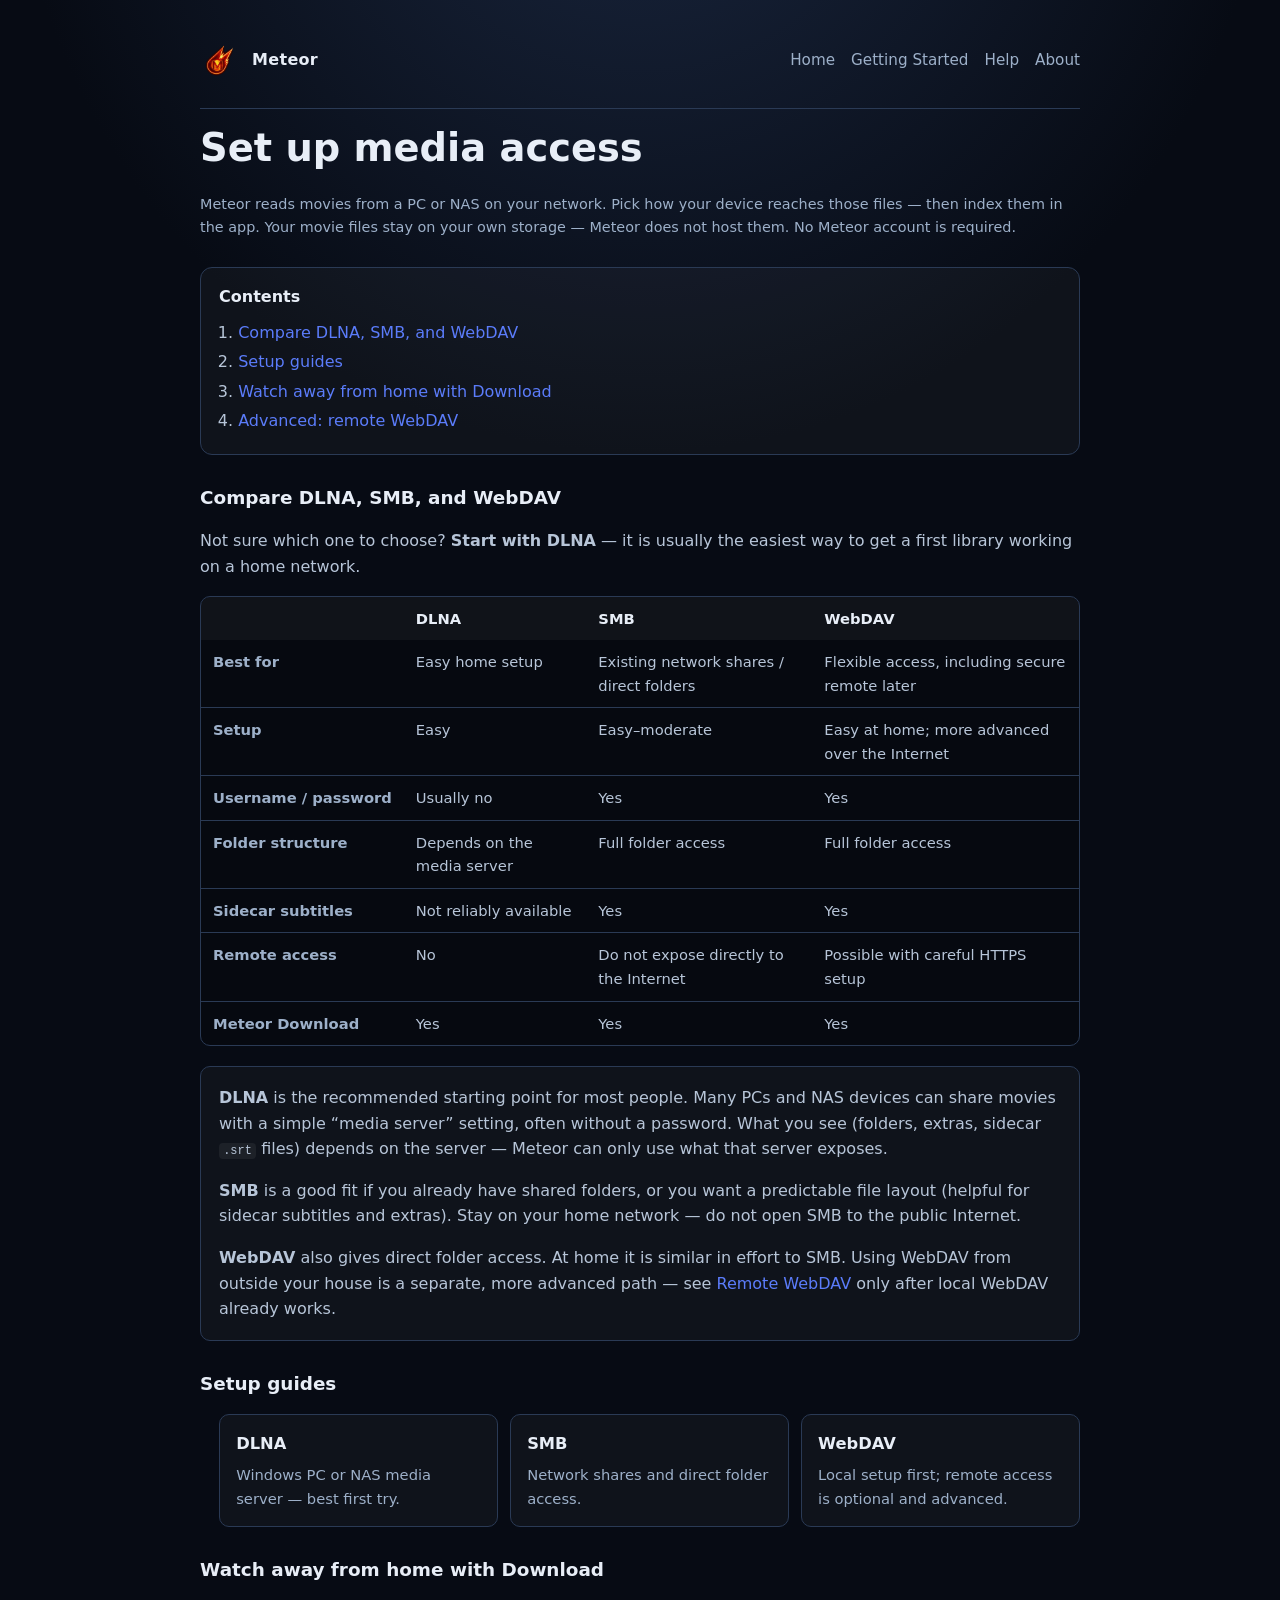
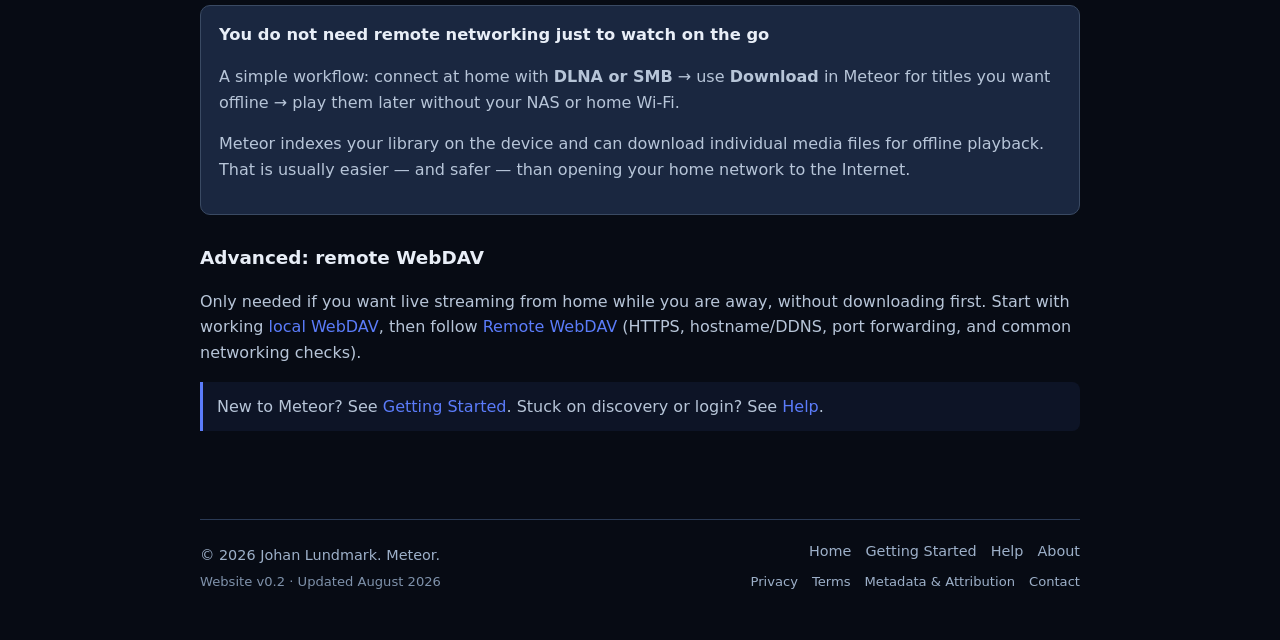
<file: howto/index.html>
<!DOCTYPE html>
<html lang="en">
<head>
  <meta charset="UTF-8">
  <meta name="viewport" content="width=device-width, initial-scale=1.0">
  <meta name="robots" content="noindex, nofollow">
  <title>Set up media access — Meteor</title>
  <meta name="description" content="Choose DLNA, SMB, or WebDAV for Meteor. Compare options, set up your PC or NAS, and use Download for offline playback away from home.">
  <link rel="canonical" href="https://meteor.jlundmark.org/howto/">
  <meta property="og:type" content="website">
  <meta property="og:site_name" content="Meteor">
  <meta property="og:url" content="https://meteor.jlundmark.org/howto/">
  <meta property="og:title" content="Set up media access — Meteor">
  <meta property="og:description" content="Choose DLNA, SMB, or WebDAV — then set up your PC or NAS.">
  <meta property="og:image" content="https://meteor.jlundmark.org/assets/og-share.png">
  <meta property="og:image:alt" content="Meteor — Your movies. Your library.">
  <link rel="icon" href="/favicon.ico" sizes="any">
  <link rel="icon" href="/favicon.svg" type="image/svg+xml">
  <link rel="apple-touch-icon" href="/apple-touch-icon.png">
  <link rel="stylesheet" href="/assets/site.css">
</head>
<body>
  <div class="wrap">
    <header class="site-header">
      <a class="brand" href="/">
        <img class="brand-mark" src="/assets/logo.png" alt="" width="40" height="40">
        <span class="brand-name">Meteor</span>
      </a>
      <nav class="site-nav" aria-label="Site">
        <a href="/">Home</a>
        <a href="/getting-started/">Getting Started</a>
        <a href="/help/">Help</a>
        <a href="/about/">About</a>
      </nav>
    </header>

    <main class="doc">
      <h1>Set up media access</h1>
      <p class="updated">
        Meteor reads movies from a PC or NAS on your network. Pick how your device reaches those files —
        then index them in the app. Your movie files stay on your own storage — Meteor does not host
        them. No Meteor account is required.
      </p>

      <nav class="toc" aria-label="Contents">
        <h2>Contents</h2>
        <ol>
          <li><a href="#compare">Compare DLNA, SMB, and WebDAV</a></li>
          <li><a href="#guides">Setup guides</a></li>
          <li><a href="#download">Watch away from home with Download</a></li>
          <li><a href="#remote">Advanced: remote WebDAV</a></li>
        </ol>
      </nav>

      <h2 id="compare">Compare DLNA, SMB, and WebDAV</h2>
      <p>
        Not sure which one to choose? <strong>Start with DLNA</strong> — it is usually the easiest way
        to get a first library working on a home network.
      </p>

      <section class="table-wrap" aria-label="Protocol comparison" tabindex="0">
        <table class="compare-table">
          <thead>
            <tr>
              <th scope="col"></th>
              <th scope="col">DLNA</th>
              <th scope="col">SMB</th>
              <th scope="col">WebDAV</th>
            </tr>
          </thead>
          <tbody>
            <tr>
              <th scope="row">Best for</th>
              <td>Easy home setup</td>
              <td>Existing network shares / direct folders</td>
              <td>Flexible access, including secure remote later</td>
            </tr>
            <tr>
              <th scope="row">Setup</th>
              <td>Easy</td>
              <td>Easy–moderate</td>
              <td>Easy at home; more advanced over the Internet</td>
            </tr>
            <tr>
              <th scope="row">Username / password</th>
              <td>Usually no</td>
              <td>Yes</td>
              <td>Yes</td>
            </tr>
            <tr>
              <th scope="row">Folder structure</th>
              <td>Depends on the media server</td>
              <td>Full folder access</td>
              <td>Full folder access</td>
            </tr>
            <tr>
              <th scope="row">Sidecar subtitles</th>
              <td>Not reliably available</td>
              <td>Yes</td>
              <td>Yes</td>
            </tr>
            <tr>
              <th scope="row">Remote access</th>
              <td>No</td>
              <td>Do not expose directly to the Internet</td>
              <td>Possible with careful HTTPS setup</td>
            </tr>
            <tr>
              <th scope="row">Meteor Download</th>
              <td>Yes</td>
              <td>Yes</td>
              <td>Yes</td>
            </tr>
          </tbody>
        </table>
      </section>

      <div class="panel">
        <p>
          <strong>DLNA</strong> is the recommended starting point for most people. Many PCs and NAS devices
          can share movies with a simple “media server” setting, often without a password. What you see
          (folders, extras, sidecar <code>.srt</code> files) depends on the server — Meteor can only use
          what that server exposes.
        </p>
        <p>
          <strong>SMB</strong> is a good fit if you already have shared folders, or you want a predictable
          file layout (helpful for sidecar subtitles and extras). Stay on your home network — do not open
          SMB to the public Internet.
        </p>
        <p>
          <strong>WebDAV</strong> also gives direct folder access. At home it is similar in effort to SMB.
          Using WebDAV from outside your house is a separate, more advanced path — see
          <a href="/howto/remote-webdav/">Remote WebDAV</a> only after local WebDAV already works.
        </p>
      </div>

      <h2 id="guides">Setup guides</h2>
      <ul class="protocol-cards">
        <li>
          <a href="/howto/dlna/">
            <strong>DLNA</strong>
            <span>Windows PC or NAS media server — best first try.</span>
          </a>
        </li>
        <li>
          <a href="/howto/smb/">
            <strong>SMB</strong>
            <span>Network shares and direct folder access.</span>
          </a>
        </li>
        <li>
          <a href="/howto/webdav/">
            <strong>WebDAV</strong>
            <span>Local setup first; remote access is optional and advanced.</span>
          </a>
        </li>
      </ul>

      <h2 id="download">Watch away from home with Download</h2>
      <div class="callout">
        <h3>You do not need remote networking just to watch on the go</h3>
        <p>
          A simple workflow: connect at home with <strong>DLNA or SMB</strong> → use
          <strong>Download</strong> in Meteor for titles you want offline → play them later without
          your NAS or home Wi‑Fi.
        </p>
        <p>
          Meteor indexes your library on the device and can download individual media files for offline
          playback. That is usually easier — and safer — than opening your home network to the Internet.
        </p>
      </div>

      <h2 id="remote">Advanced: remote WebDAV</h2>
      <p>
        Only needed if you want live streaming from home while you are away, without downloading first.
        Start with working <a href="/howto/webdav/">local WebDAV</a>, then follow
        <a href="/howto/remote-webdav/">Remote WebDAV</a> (HTTPS, hostname/DDNS, port forwarding, and
        common networking checks).
      </p>
      <p class="note">
        New to Meteor? See <a href="/getting-started/">Getting Started</a>.
        Stuck on discovery or login? See <a href="/help/">Help</a>.
      </p>
    </main>

    <footer class="site-footer">
      <div class="footer-brand">
        <span>&copy; 2026 Johan Lundmark. Meteor.</span>
        <span class="site-version">Website v0.2 · Updated August 2026</span>
      </div>
      <div class="footer-navs">
        <nav class="footer-nav-primary" aria-label="Footer">
          <a href="/">Home</a>
          <a href="/getting-started/">Getting Started</a>
          <a href="/help/">Help</a>
          <a href="/about/">About</a>
        </nav>
        <nav class="footer-nav-legal" aria-label="Legal">
          <a href="/privacy/">Privacy</a>
          <a href="/terms/">Terms</a>
          <a href="/metadata/">Metadata &amp; Attribution</a>
          <a href="/contact/">Contact</a>
        </nav>
      </div>
    </footer>
  </div>
</body>
</html>
</file>
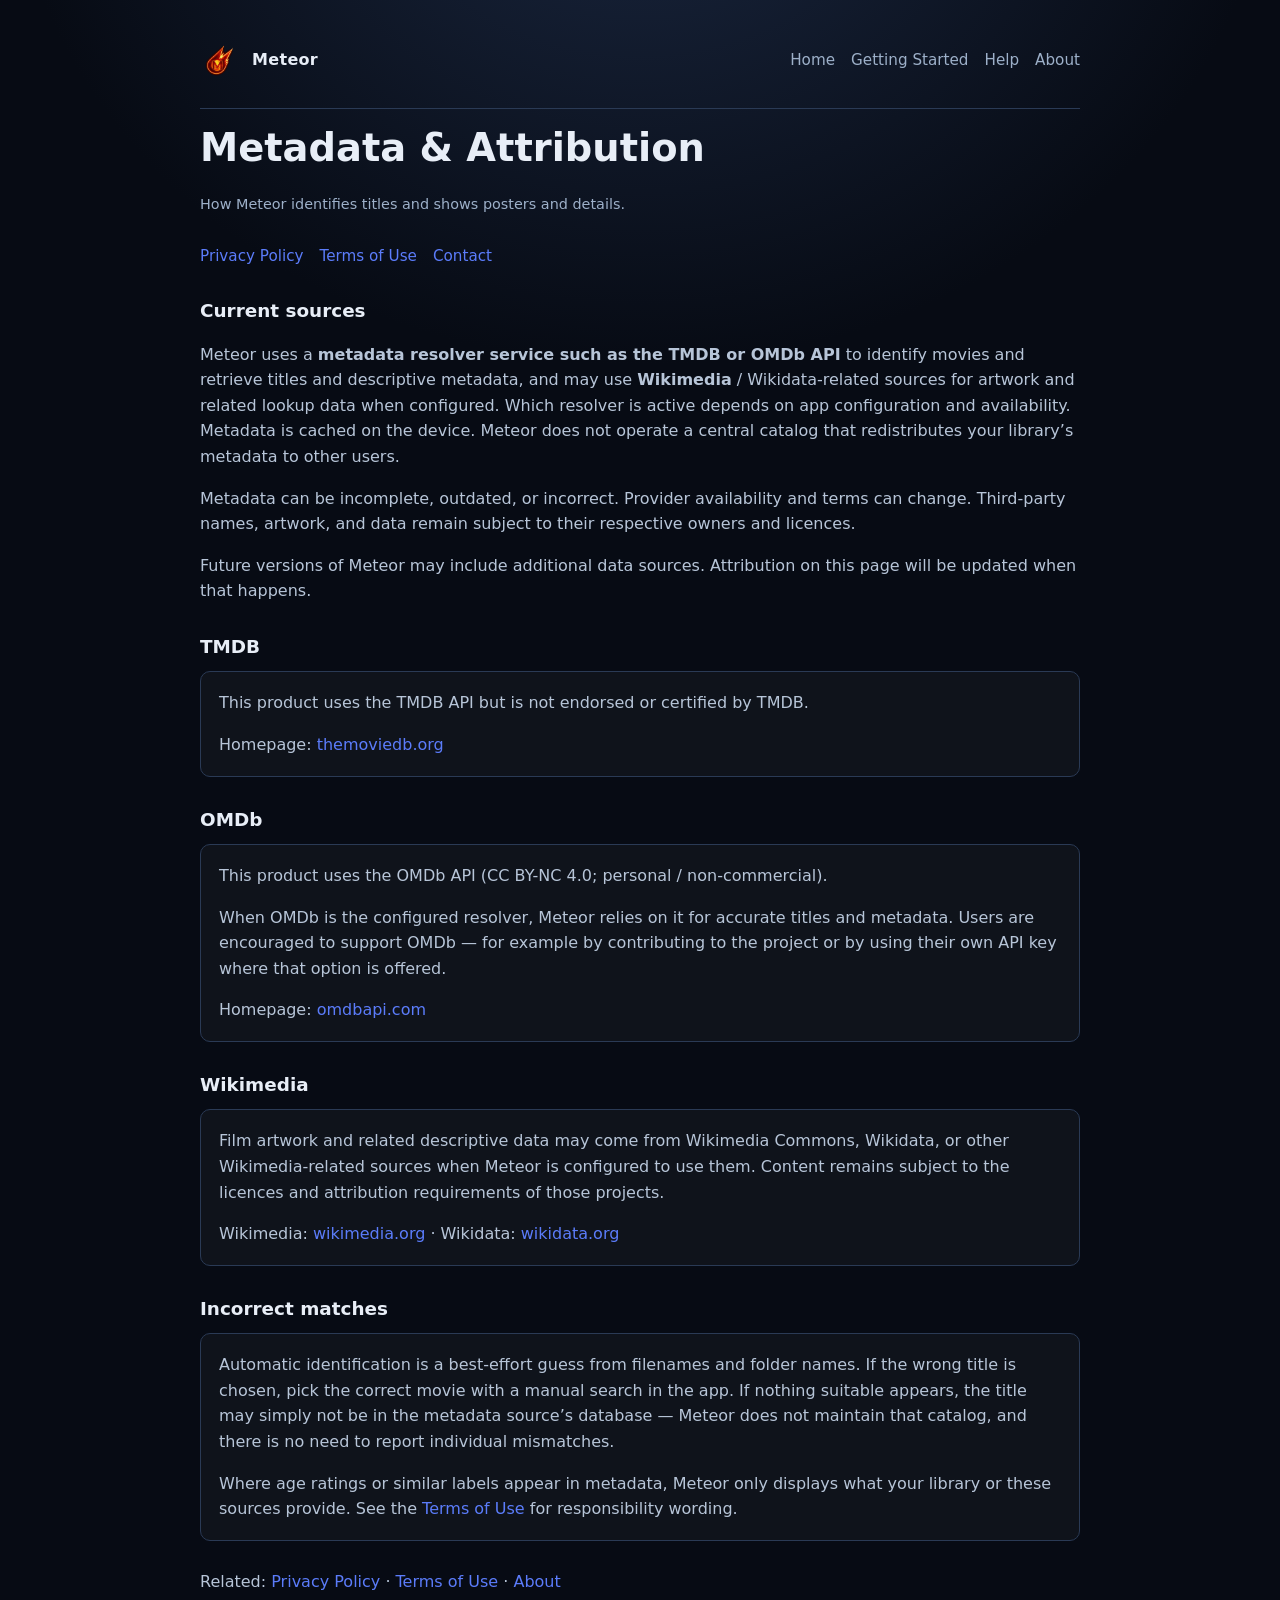
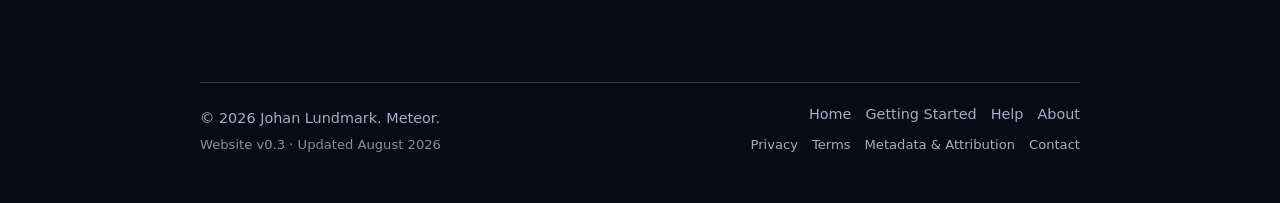
<file: metadata/index.html>
<!DOCTYPE html>
<html lang="en">
<head>
  <meta charset="UTF-8">
  <meta name="viewport" content="width=device-width, initial-scale=1.0">
  <meta name="robots" content="noindex, nofollow">
  <title>Metadata &amp; Attribution — Meteor</title>
  <meta name="description" content="How Meteor uses a metadata resolver service (TMDB or OMDb API) and Wikimedia for movie identification and artwork.">
  <link rel="canonical" href="https://meteor.jlundmark.org/metadata/">
  <meta property="og:type" content="website">
  <meta property="og:site_name" content="Meteor">
  <meta property="og:url" content="https://meteor.jlundmark.org/metadata/">
  <meta property="og:title" content="Metadata &amp; Attribution — Meteor">
  <meta property="og:description" content="TMDB, OMDb, and Wikimedia attribution for Meteor movie identification.">
  <meta property="og:image" content="https://meteor.jlundmark.org/assets/og-share.png">
  <meta property="og:image:alt" content="Meteor — Your movies. Your library.">
  <link rel="icon" href="/favicon.ico" sizes="any">
  <link rel="icon" href="/favicon.svg" type="image/svg+xml">
  <link rel="apple-touch-icon" href="/apple-touch-icon.png">
  <link rel="stylesheet" href="/assets/site.css">
</head>
<body>
  <div class="wrap">
    <header class="site-header">
      <a class="brand" href="/">
        <img class="brand-mark" src="/assets/logo.png" alt="" width="40" height="40">
        <span class="brand-name">Meteor</span>
      </a>
      <nav class="site-nav" aria-label="Site">
        <a href="/">Home</a>
        <a href="/getting-started/">Getting Started</a>
        <a href="/help/">Help</a>
        <a href="/about/">About</a>
      </nav>
    </header>

    <main class="doc">
      <h1>Metadata &amp; Attribution</h1>
      <p class="updated">How Meteor identifies titles and shows posters and details.</p>

      <nav class="doc-nav-links" aria-label="Related documents">
        <a href="/privacy/">Privacy Policy</a>
        <a href="/terms/">Terms of Use</a>
        <a href="/contact/">Contact</a>
      </nav>

      <h2>Current sources</h2>
      <p>
        Meteor uses a <strong>metadata resolver service such as the TMDB or OMDb API</strong>
        to identify movies and retrieve titles and descriptive metadata, and may use
        <strong>Wikimedia</strong> / Wikidata-related sources for artwork and related lookup
        data when configured. Which resolver is active depends on app configuration and
        availability. Metadata is cached on the device. Meteor does not operate a central
        catalog that redistributes your library’s metadata to other users.
      </p>
      <p>
        Metadata can be incomplete, outdated, or incorrect. Provider availability and terms
        can change. Third-party names, artwork, and data remain subject to their respective
        owners and licences.
      </p>
      <p>
        Future versions of Meteor may include additional data sources. Attribution on this
        page will be updated when that happens.
      </p>

      <h2>TMDB</h2>
      <div class="panel">
        <p>
          This product uses the TMDB API but is not endorsed or certified by TMDB.
        </p>
        <p>
          Homepage:
          <a href="https://www.themoviedb.org/" rel="noopener noreferrer">themoviedb.org</a>
        </p>
      </div>

      <h2>OMDb</h2>
      <div class="panel">
        <p>
          This product uses the OMDb API (CC BY-NC 4.0; personal / non-commercial).
        </p>
        <p>
          When OMDb is the configured resolver, Meteor relies on it for accurate titles and
          metadata. Users are encouraged to support OMDb — for example by contributing to the
          project or by using their own API key where that option is offered.
        </p>
        <p>
          Homepage:
          <a href="https://www.omdbapi.com/" rel="noopener noreferrer">omdbapi.com</a>
        </p>
      </div>

      <h2>Wikimedia</h2>
      <div class="panel">
        <p>
          Film artwork and related descriptive data may come from Wikimedia Commons,
          Wikidata, or other Wikimedia-related sources when Meteor is configured to use them.
          Content remains subject to the licences and attribution requirements of those projects.
        </p>
        <p>
          Wikimedia:
          <a href="https://www.wikimedia.org/" rel="noopener noreferrer">wikimedia.org</a>
          · Wikidata:
          <a href="https://www.wikidata.org/" rel="noopener noreferrer">wikidata.org</a>
        </p>
      </div>

      <h2>Incorrect matches</h2>
      <div class="panel">
        <p>
          Automatic identification is a best-effort guess from filenames and folder names.
          If the wrong title is chosen, pick the correct movie with a manual search in the app.
          If nothing suitable appears, the title may simply not be in the metadata source’s
          database — Meteor does not maintain that catalog, and there is no need to report
          individual mismatches.
        </p>
        <p>
          Where age ratings or similar labels appear in metadata, Meteor only displays what
          your library or these sources provide. See the
          <a href="/terms/">Terms of Use</a> for responsibility wording.
        </p>
      </div>

      <p class="doc-closing">
        Related:
        <a href="/privacy/">Privacy Policy</a> ·
        <a href="/terms/">Terms of Use</a> ·
        <a href="/about/">About</a>
      </p>
    </main>

    <footer class="site-footer">
      <div class="footer-brand">
        <span>&copy; 2026 Johan Lundmark. Meteor.</span>
        <span class="site-version">Website v0.3 · Updated August 2026</span>
      </div>
      <div class="footer-navs">
        <nav class="footer-nav-primary" aria-label="Footer">
          <a href="/">Home</a>
          <a href="/getting-started/">Getting Started</a>
          <a href="/help/">Help</a>
          <a href="/about/">About</a>
        </nav>
        <nav class="footer-nav-legal" aria-label="Legal">
          <a href="/privacy/">Privacy</a>
          <a href="/terms/">Terms</a>
          <a href="/metadata/">Metadata &amp; Attribution</a>
          <a href="/contact/">Contact</a>
        </nav>
      </div>
    </footer>
  </div>
</body>
</html>
</file>
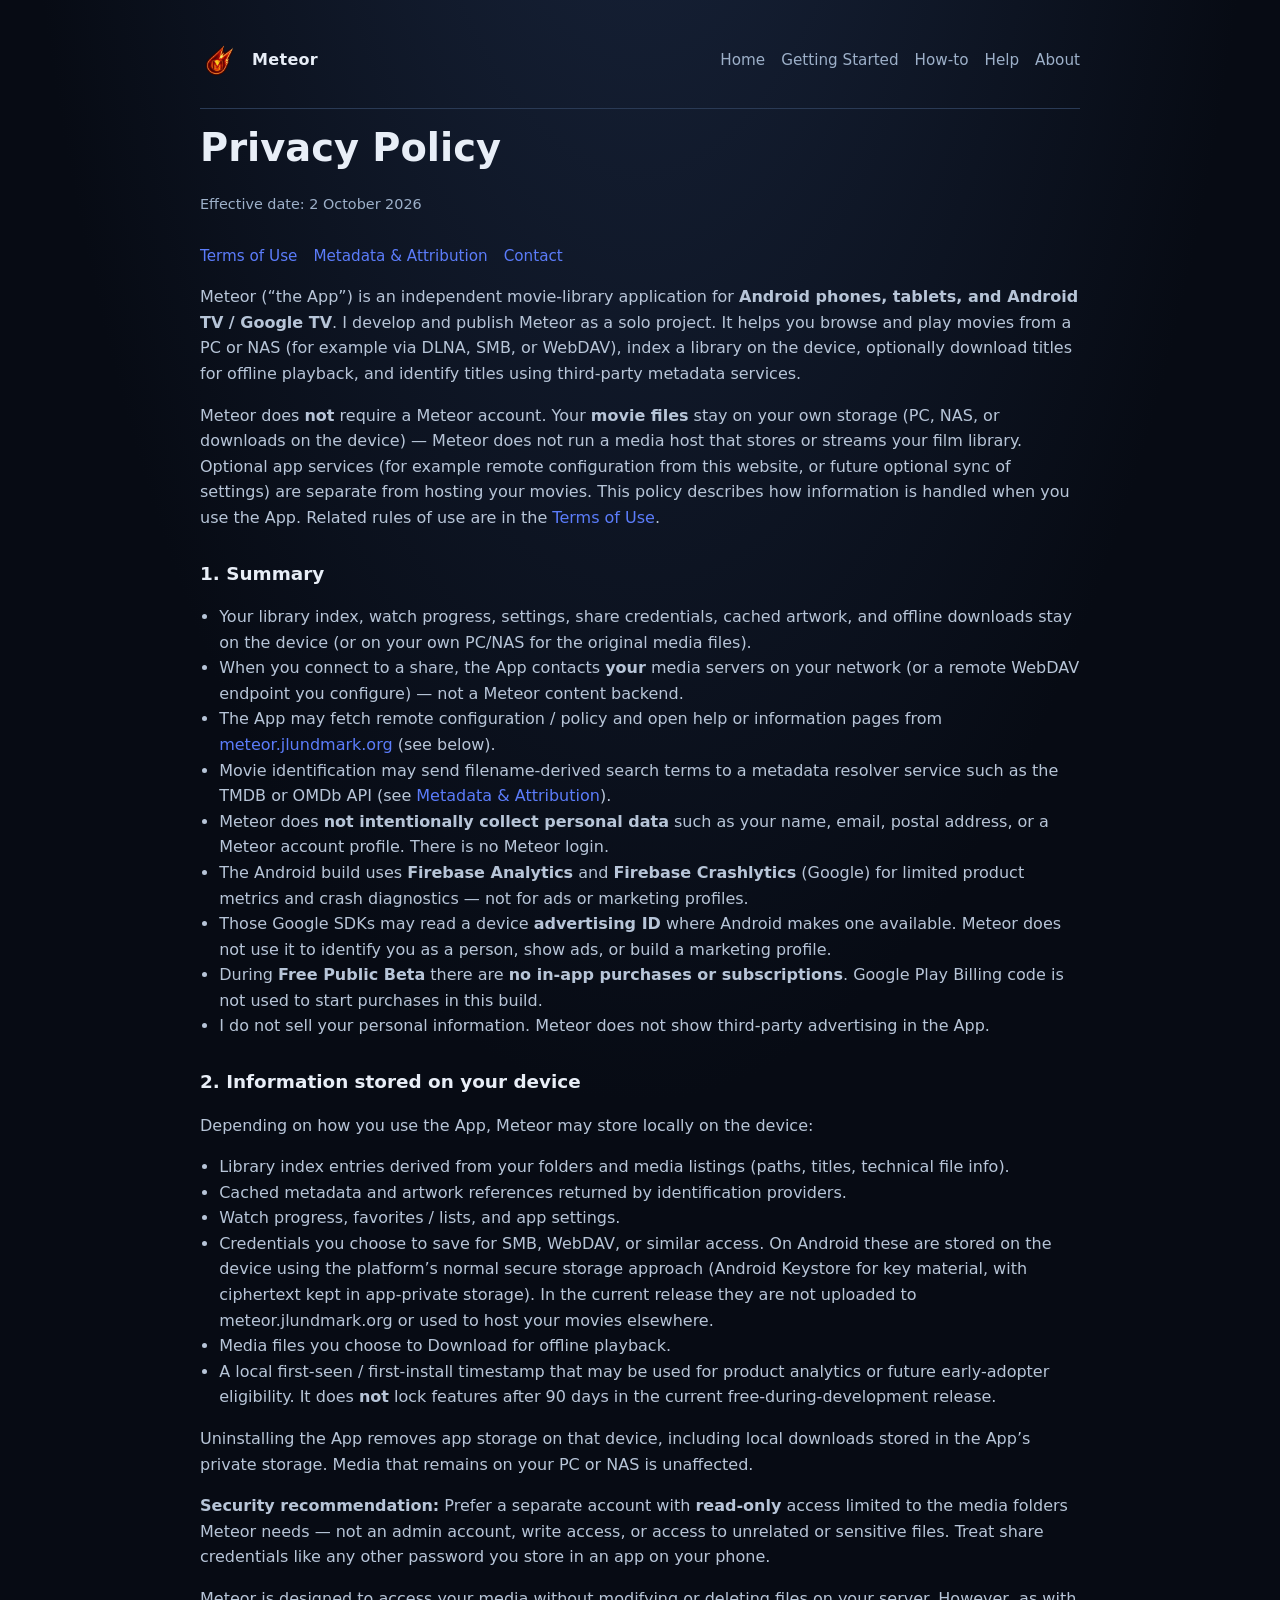
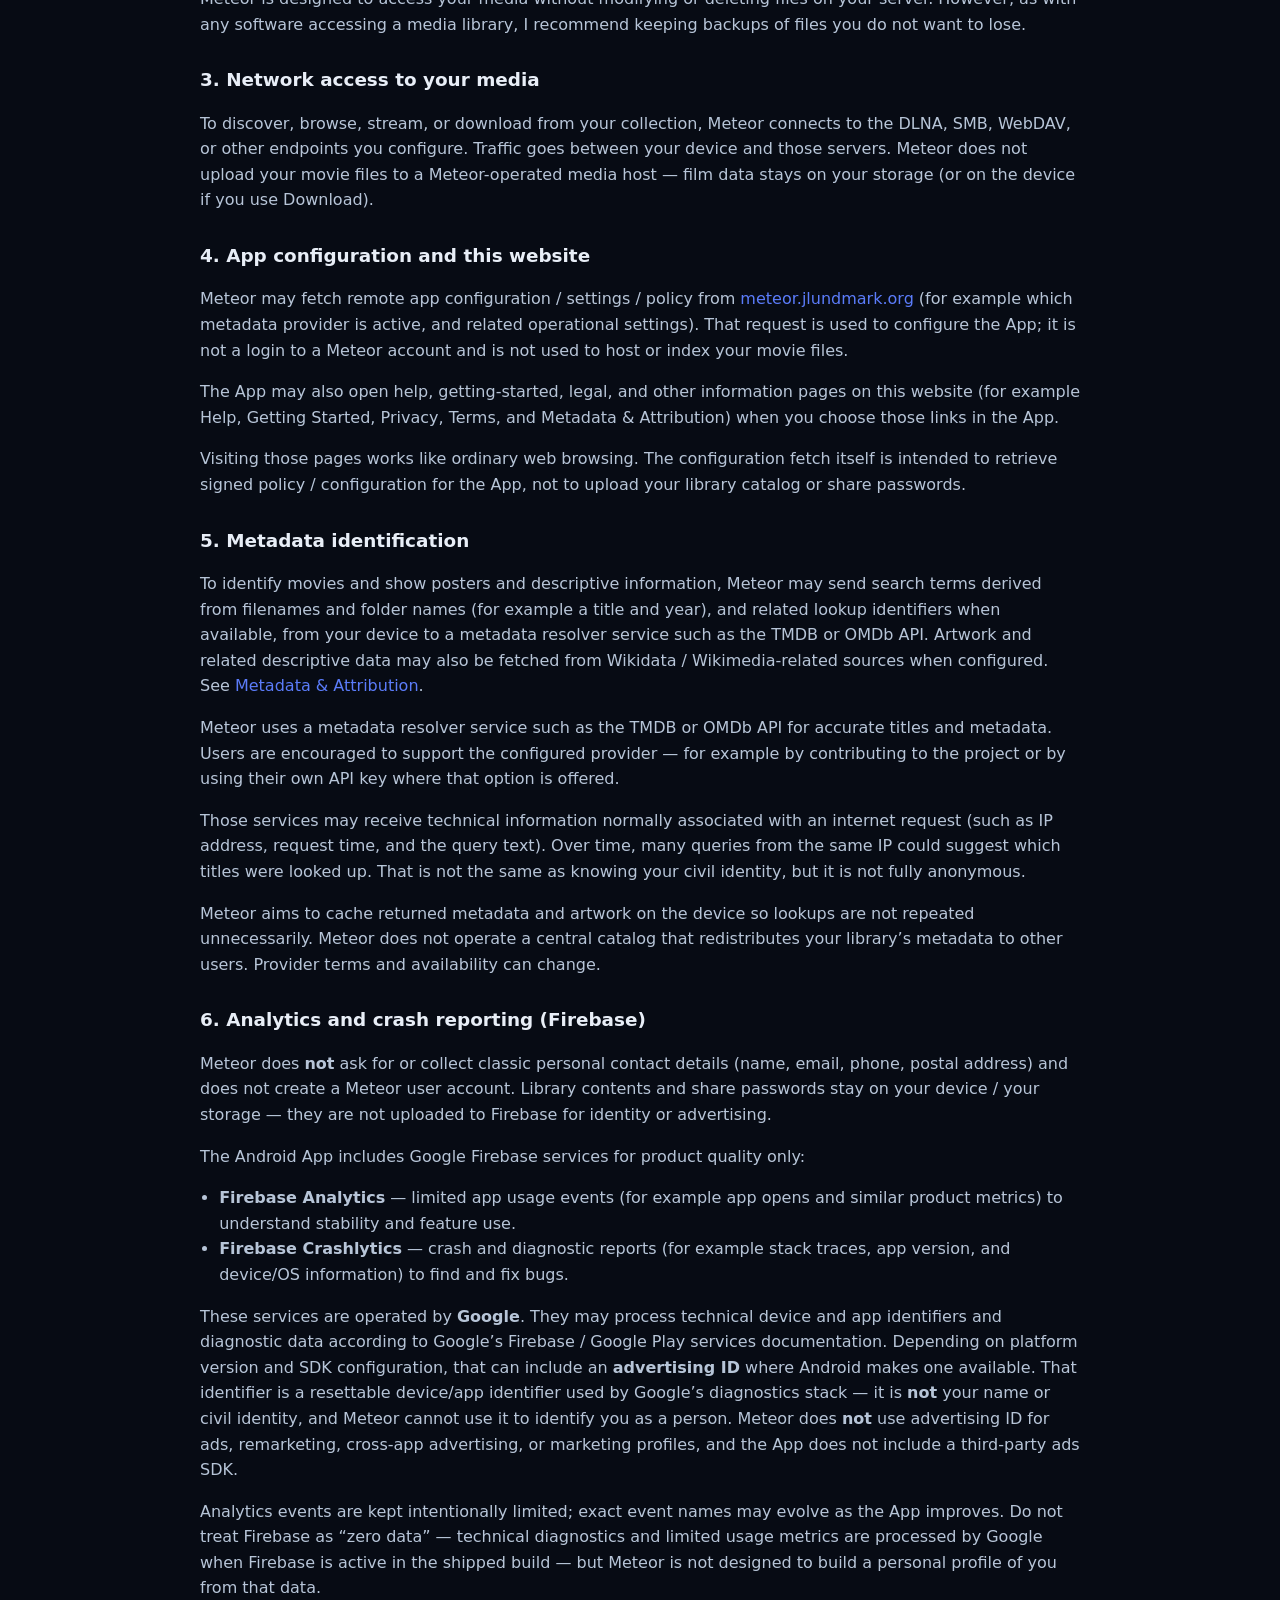
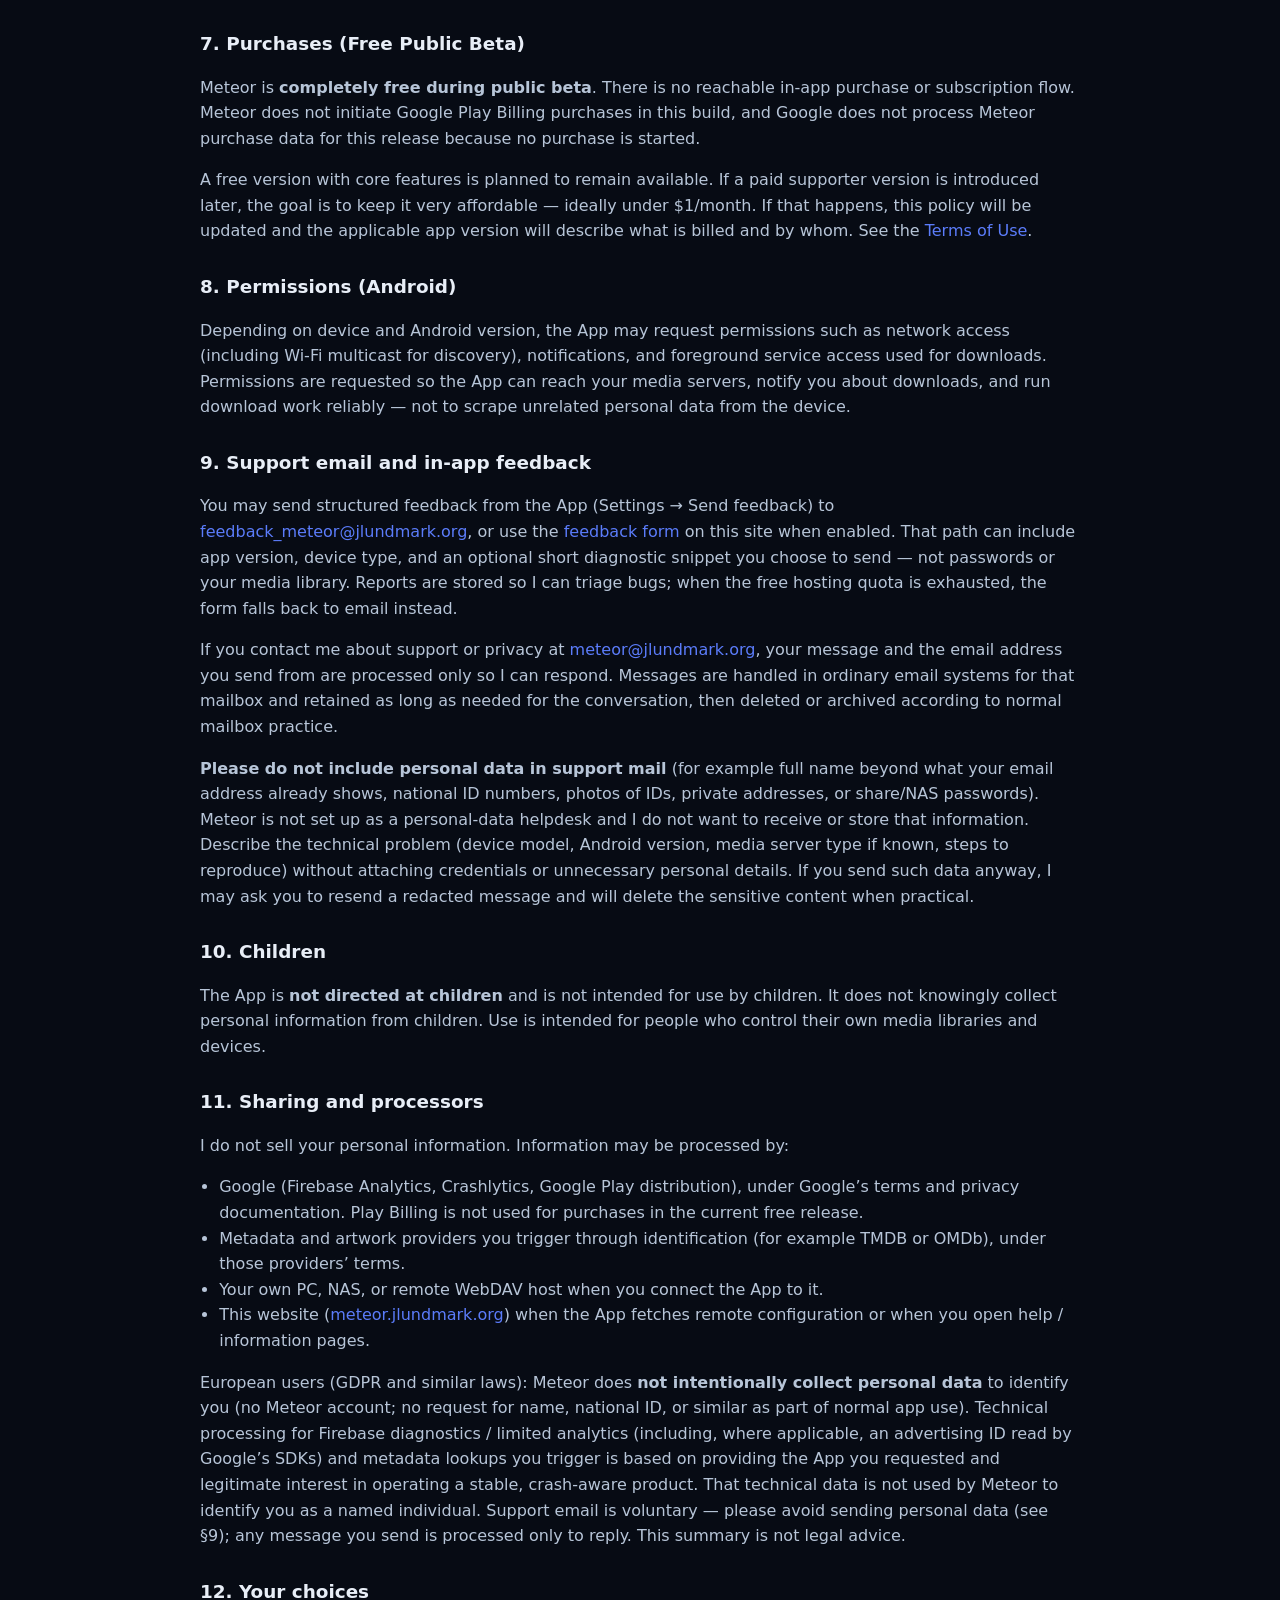
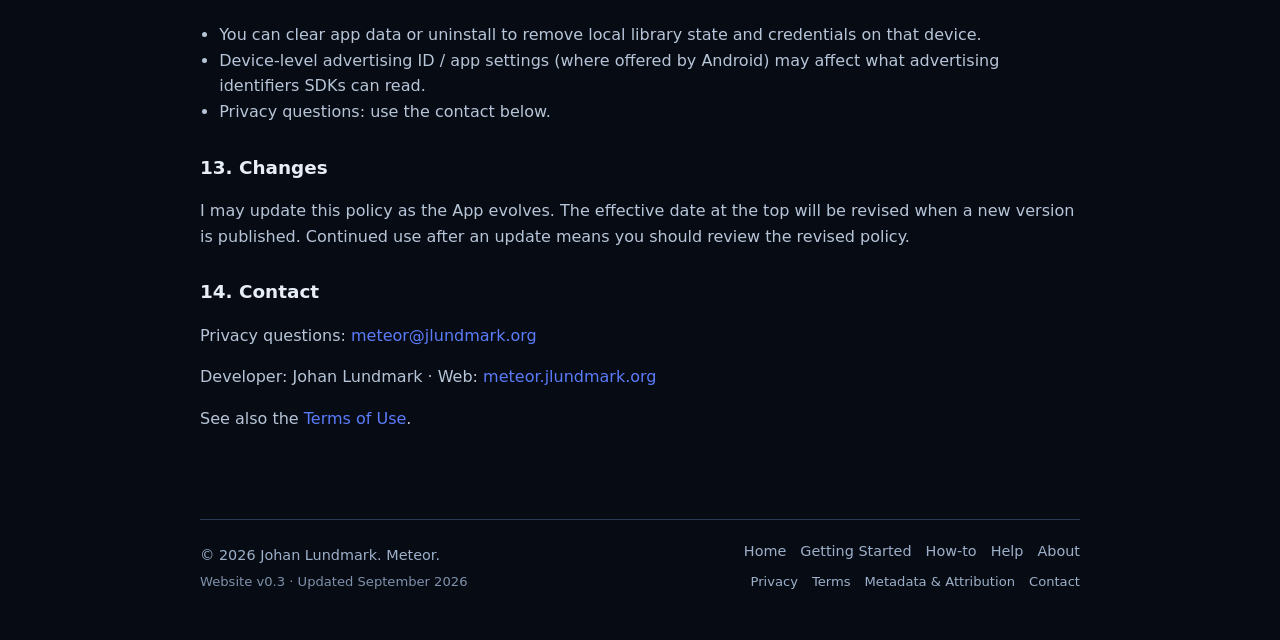
<file: privacy/index.html>
<!DOCTYPE html>
<html lang="en">
<head>
  <meta charset="UTF-8">
  <meta name="viewport" content="width=device-width, initial-scale=1.0">
  <title>Privacy Policy — Meteor</title>
  <meta name="description" content="Privacy Policy for Meteor Media Player: what stays on your device, what is sent to metadata providers, Firebase, and Google Play.">
  <link rel="canonical" href="https://meteor.jlundmark.org/privacy/">
  <meta name="robots" content="index, follow">
  <meta property="og:type" content="website">
  <meta property="og:site_name" content="Meteor">
  <meta property="og:url" content="https://meteor.jlundmark.org/privacy/">
  <meta property="og:title" content="Privacy Policy — Meteor">
  <meta property="og:description" content="How Meteor handles library data, analytics, purchases, and third-party services.">
  <meta property="og:image" content="https://meteor.jlundmark.org/assets/og-share.png">
  <meta property="og:image:alt" content="Meteor — Your movies. Your library.">
  <link rel="icon" href="/favicon.ico" sizes="any">
  <link rel="icon" href="/favicon.svg" type="image/svg+xml">
  <link rel="apple-touch-icon" href="/apple-touch-icon.png">
  <link rel="stylesheet" href="/assets/site.css">
</head>
<body>
  <div class="wrap">
    <header class="site-header">
      <a class="brand" href="/">
        <img class="brand-mark" src="/assets/logo.png" alt="" width="40" height="40">
        <span class="brand-name">Meteor</span>
      </a>
      <nav class="site-nav" aria-label="Site">
        <a href="/">Home</a>
        <a href="/getting-started/">Getting Started</a>
        <a href="/howto/">How-to</a>
        <a href="/help/">Help</a>
        <a href="/about/">About</a>
      </nav>
    </header>

    <main class="doc">
      <h1>Privacy Policy</h1>
      <p class="updated">Effective date: 2 October 2026</p>

      <nav class="doc-nav-links" aria-label="Related documents">
        <a href="/terms/">Terms of Use</a>
        <a href="/metadata/">Metadata &amp; Attribution</a>
        <a href="/contact/">Contact</a>
      </nav>

      <p>
        Meteor (“the App”) is an independent movie-library application for
        <strong>Android phones, tablets, and Android TV / Google TV</strong>.
        I develop and publish Meteor as a solo project. It helps you browse and play movies from a
        PC or NAS (for example via DLNA, SMB, or WebDAV), index a library on the device, optionally
        download titles for offline playback, and identify titles using third-party metadata services.
      </p>
      <p>
        Meteor does <strong>not</strong> require a Meteor account. Your <strong>movie files</strong> stay
        on your own storage (PC, NAS, or downloads on the device) — Meteor does not run a media host
        that stores or streams your film library. Optional app services (for example remote
        configuration from this website, or future optional sync of settings) are separate from hosting
        your movies. This policy describes how information is handled when you use the App. Related
        rules of use are in the <a href="/terms/">Terms of Use</a>.
      </p>

      <h2>1. Summary</h2>
      <ul>
        <li>Your library index, watch progress, settings, share credentials, cached artwork, and offline downloads stay on the device (or on your own PC/NAS for the original media files).</li>
        <li>When you connect to a share, the App contacts <strong>your</strong> media servers on your network (or a remote WebDAV endpoint you configure) — not a Meteor content backend.</li>
        <li>The App may fetch remote configuration / policy and open help or information pages from <a href="https://meteor.jlundmark.org/">meteor.jlundmark.org</a> (see below).</li>
        <li>Movie identification may send filename-derived search terms to a metadata resolver service such as the TMDB or OMDb API (see <a href="/metadata/">Metadata &amp; Attribution</a>).</li>
        <li>Meteor does <strong>not intentionally collect personal data</strong> such as your name, email, postal address, or a Meteor account profile. There is no Meteor login.</li>
        <li>The Android build uses <strong>Firebase Analytics</strong> and <strong>Firebase Crashlytics</strong> (Google) for limited product metrics and crash diagnostics — not for ads or marketing profiles.</li>
        <li>Those Google SDKs may read a device <strong>advertising ID</strong> where Android makes one available. Meteor does not use it to identify you as a person, show ads, or build a marketing profile.</li>
        <li>During <strong>Free Public Beta</strong> there are <strong>no in-app purchases or subscriptions</strong>. Google Play Billing code is not used to start purchases in this build.</li>
        <li>I do not sell your personal information. Meteor does not show third-party advertising in the App.</li>
      </ul>

      <h2>2. Information stored on your device</h2>
      <p>
        Depending on how you use the App, Meteor may store locally on the device:
      </p>
      <ul>
        <li>Library index entries derived from your folders and media listings (paths, titles, technical file info).</li>
        <li>Cached metadata and artwork references returned by identification providers.</li>
        <li>Watch progress, favorites / lists, and app settings.</li>
        <li>
          Credentials you choose to save for SMB, WebDAV, or similar access. On Android these are
          stored on the device using the platform’s normal secure storage approach (Android Keystore
          for key material, with ciphertext kept in app-private storage). In the current release they
          are not uploaded to meteor.jlundmark.org or used to host your movies elsewhere.
        </li>
        <li>Media files you choose to Download for offline playback.</li>
        <li>A local first-seen / first-install timestamp that may be used for product analytics or future early-adopter eligibility. It does <strong>not</strong> lock features after 90 days in the current free-during-development release.</li>
      </ul>
      <p>
        Uninstalling the App removes app storage on that device, including local downloads stored in the App’s private storage. Media that remains on your PC or NAS is unaffected.
      </p>
      <p>
        <strong>Security recommendation:</strong> Prefer a separate account with
        <strong>read-only</strong> access limited to the media folders Meteor needs — not an admin
        account, write access, or access to unrelated or sensitive files. Treat share credentials like
        any other password you store in an app on your phone.
      </p>
      <p>
        Meteor is designed to access your media without modifying or deleting files on your server.
        However, as with any software accessing a media library, I recommend keeping backups of files
        you do not want to lose.
      </p>

      <h2>3. Network access to your media</h2>
      <p>
        To discover, browse, stream, or download from your collection, Meteor connects to the
        DLNA, SMB, WebDAV, or other endpoints you configure. Traffic goes between your device and
        those servers. Meteor does not upload your movie files to a Meteor-operated media host —
        film data stays on your storage (or on the device if you use Download).
      </p>

      <h2>4. App configuration and this website</h2>
      <p>
        Meteor may fetch remote app configuration / settings / policy from
        <a href="https://meteor.jlundmark.org/">meteor.jlundmark.org</a>
        (for example which metadata provider is active, and related operational settings). That
        request is used to configure the App; it is not a login to a Meteor account and is not used
        to host or index your movie files.
      </p>
      <p>
        The App may also open help, getting-started, legal, and other information pages on this
        website (for example Help, Getting Started, Privacy, Terms, and Metadata &amp; Attribution)
        when you choose those links in the App.
      </p>
      <p>
        Visiting those pages works like ordinary web browsing. The configuration fetch itself is
        intended to retrieve signed policy / configuration for the App, not to upload your library
        catalog or share passwords.
      </p>

      <h2>5. Metadata identification</h2>
      <p>
        To identify movies and show posters and descriptive information, Meteor may send search
        terms derived from filenames and folder names (for example a title and year), and related
        lookup identifiers when available, from your device to a metadata resolver service such
        as the TMDB or OMDb API. Artwork and related descriptive data may also be fetched from
        Wikidata / Wikimedia-related sources when configured. See
        <a href="/metadata/">Metadata &amp; Attribution</a>.
      </p>
      <p>
        Meteor uses a metadata resolver service such as the TMDB or OMDb API for accurate titles
        and metadata. Users are encouraged to support the configured provider — for example by
        contributing to the project or by using their own API key where that option is offered.
      </p>
      <p>
        Those services may receive technical information normally associated with an internet
        request (such as IP address, request time, and the query text). Over time, many queries
        from the same IP could suggest which titles were looked up. That is not the same as
        knowing your civil identity, but it is not fully anonymous.
      </p>
      <p>
        Meteor aims to cache returned metadata and artwork on the device so lookups are not
        repeated unnecessarily. Meteor does not operate a central catalog that redistributes your
        library’s metadata to other users. Provider terms and availability can change.
      </p>

      <h2>6. Analytics and crash reporting (Firebase)</h2>
      <p>
        Meteor does <strong>not</strong> ask for or collect classic personal contact details
        (name, email, phone, postal address) and does not create a Meteor user account. Library
        contents and share passwords stay on your device / your storage — they are not uploaded to
        Firebase for identity or advertising.
      </p>
      <p>
        The Android App includes Google Firebase services for product quality only:
      </p>
      <ul>
        <li><strong>Firebase Analytics</strong> — limited app usage events (for example app opens and similar product metrics) to understand stability and feature use.</li>
        <li><strong>Firebase Crashlytics</strong> — crash and diagnostic reports (for example stack traces, app version, and device/OS information) to find and fix bugs.</li>
      </ul>
      <p>
        These services are operated by <strong>Google</strong>. They may process technical device and
        app identifiers and diagnostic data according to Google’s Firebase / Google Play services
        documentation. Depending on platform version and SDK configuration, that can include an
        <strong>advertising ID</strong> where Android makes one available. That identifier is a
        resettable device/app identifier used by Google’s diagnostics stack — it is
        <strong>not</strong> your name or civil identity, and Meteor cannot use it to identify you
        as a person. Meteor does <strong>not</strong> use advertising ID for ads, remarketing,
        cross-app advertising, or marketing profiles, and the App does not include a third-party
        ads SDK.
      </p>
      <p>
        Analytics events are kept intentionally limited; exact event names may evolve as the App
        improves. Do not treat Firebase as “zero data” — technical diagnostics and limited usage
        metrics are processed by Google when Firebase is active in the shipped build — but Meteor
        is not designed to build a personal profile of you from that data.
      </p>

      <h2>7. Purchases (Free Public Beta)</h2>
      <p>
        Meteor is <strong>completely free during public beta</strong>. There is no reachable
        in-app purchase or subscription flow. Meteor does not initiate Google Play Billing
        purchases in this build, and Google does not process Meteor purchase data for this
        release because no purchase is started.
      </p>
      <p>
        A free version with core features is planned to remain available. If a paid supporter
        version is introduced later, the goal is to keep it very affordable — ideally under
        $1/month. If that happens, this policy will be updated and the applicable app version
        will describe what is billed and by whom. See the <a href="/terms/">Terms of Use</a>.
      </p>

      <h2>8. Permissions (Android)</h2>
      <p>
        Depending on device and Android version, the App may request permissions such as network
        access (including Wi‑Fi multicast for discovery), notifications, and foreground service
        access used for downloads. Permissions are requested so the App can reach your media
        servers, notify you about downloads, and run download work reliably — not to scrape
        unrelated personal data from the device.
      </p>

      <h2>9. Support email and in-app feedback</h2>
      <p>
        You may send structured feedback from the App (Settings → Send feedback) to
        <a href="mailto:feedback_meteor@jlundmark.org">feedback_meteor@jlundmark.org</a>, or use the
        <a href="/feedback/">feedback form</a> on this site when enabled. That path can include app version,
        device type, and an optional short diagnostic snippet you choose to send — not passwords
        or your media library. Reports are stored so I can triage bugs; when the free hosting
        quota is exhausted, the form falls back to email instead.
      </p>
      <p>
        If you contact me about support or privacy at
        <a href="mailto:meteor@jlundmark.org">meteor@jlundmark.org</a>,
        your message and the email address you send from are processed only so I can respond.
        Messages are handled in ordinary email systems for that mailbox and retained as long as
        needed for the conversation, then deleted or archived according to normal mailbox practice.
      </p>
      <p>
        <strong>Please do not include personal data in support mail</strong> (for example full name
        beyond what your email address already shows, national ID numbers, photos of IDs, private
        addresses, or share/NAS passwords). Meteor is not set up as a personal-data helpdesk and I
        do not want to receive or store that information. Describe the technical problem (device
        model, Android version, media server type if known, steps to reproduce) without attaching
        credentials or unnecessary personal details. If you send such data anyway, I may ask you
        to resend a redacted message and will delete the sensitive content when practical.
      </p>

      <h2>10. Children</h2>
      <p>
        The App is <strong>not directed at children</strong> and is not intended for use by children.
        It does not knowingly collect personal information from children. Use is intended for people
        who control their own media libraries and devices.
      </p>

      <h2>11. Sharing and processors</h2>
      <p>
        I do not sell your personal information. Information may be processed by:
      </p>
      <ul>
        <li>Google (Firebase Analytics, Crashlytics, Google Play distribution), under Google’s terms and privacy documentation. Play Billing is not used for purchases in the current free release.</li>
        <li>Metadata and artwork providers you trigger through identification (for example TMDB or OMDb), under those providers’ terms.</li>
        <li>Your own PC, NAS, or remote WebDAV host when you connect the App to it.</li>
        <li>This website (<a href="https://meteor.jlundmark.org/">meteor.jlundmark.org</a>) when the App fetches remote configuration or when you open help / information pages.</li>
      </ul>
      <p>
        European users (GDPR and similar laws): Meteor does <strong>not intentionally collect
        personal data</strong> to identify you (no Meteor account; no request for name, national ID,
        or similar as part of normal app use). Technical processing for Firebase diagnostics /
        limited analytics (including, where applicable, an advertising ID read by Google’s SDKs)
        and metadata lookups you trigger is based on providing the App you requested and legitimate
        interest in operating a stable, crash-aware product. That technical data is not used by
        Meteor to identify you as a named individual. Support email is voluntary — please avoid
        sending personal data (see §9); any message you send is processed only to reply. This
        summary is not legal advice.
      </p>

      <h2>12. Your choices</h2>
      <ul>
        <li>You can clear app data or uninstall to remove local library state and credentials on that device.</li>
        <li>Device-level advertising ID / app settings (where offered by Android) may affect what advertising identifiers SDKs can read.</li>
        <li>Privacy questions: use the contact below.</li>
      </ul>

      <h2>13. Changes</h2>
      <p>
        I may update this policy as the App evolves. The effective date at the top will be revised
        when a new version is published. Continued use after an update means you should review the
        revised policy.
      </p>

      <h2>14. Contact</h2>
      <p>
        Privacy questions:
        <a href="mailto:meteor@jlundmark.org">meteor@jlundmark.org</a>
      </p>
      <p>
        Developer: Johan Lundmark · Web:
        <a href="https://meteor.jlundmark.org/">meteor.jlundmark.org</a>
      </p>
      <p>
        See also the <a href="/terms/">Terms of Use</a>.
      </p>
    </main>

    <footer class="site-footer">
      <div class="footer-brand">
        <span>&copy; 2026 Johan Lundmark. Meteor.</span>
        <span class="site-version">Website v0.3 · Updated September 2026</span>
      </div>
      <div class="footer-navs">
        <nav class="footer-nav-primary" aria-label="Footer">
          <a href="/">Home</a>
          <a href="/getting-started/">Getting Started</a>
          <a href="/howto/">How-to</a>
          <a href="/help/">Help</a>
          <a href="/about/">About</a>
        </nav>
        <nav class="footer-nav-legal" aria-label="Legal">
          <a href="/privacy/">Privacy</a>
          <a href="/terms/">Terms</a>
          <a href="/metadata/">Metadata &amp; Attribution</a>
          <a href="/contact/">Contact</a>
        </nav>
      </div>
    </footer>
  </div>
</body>
</html>
</file>
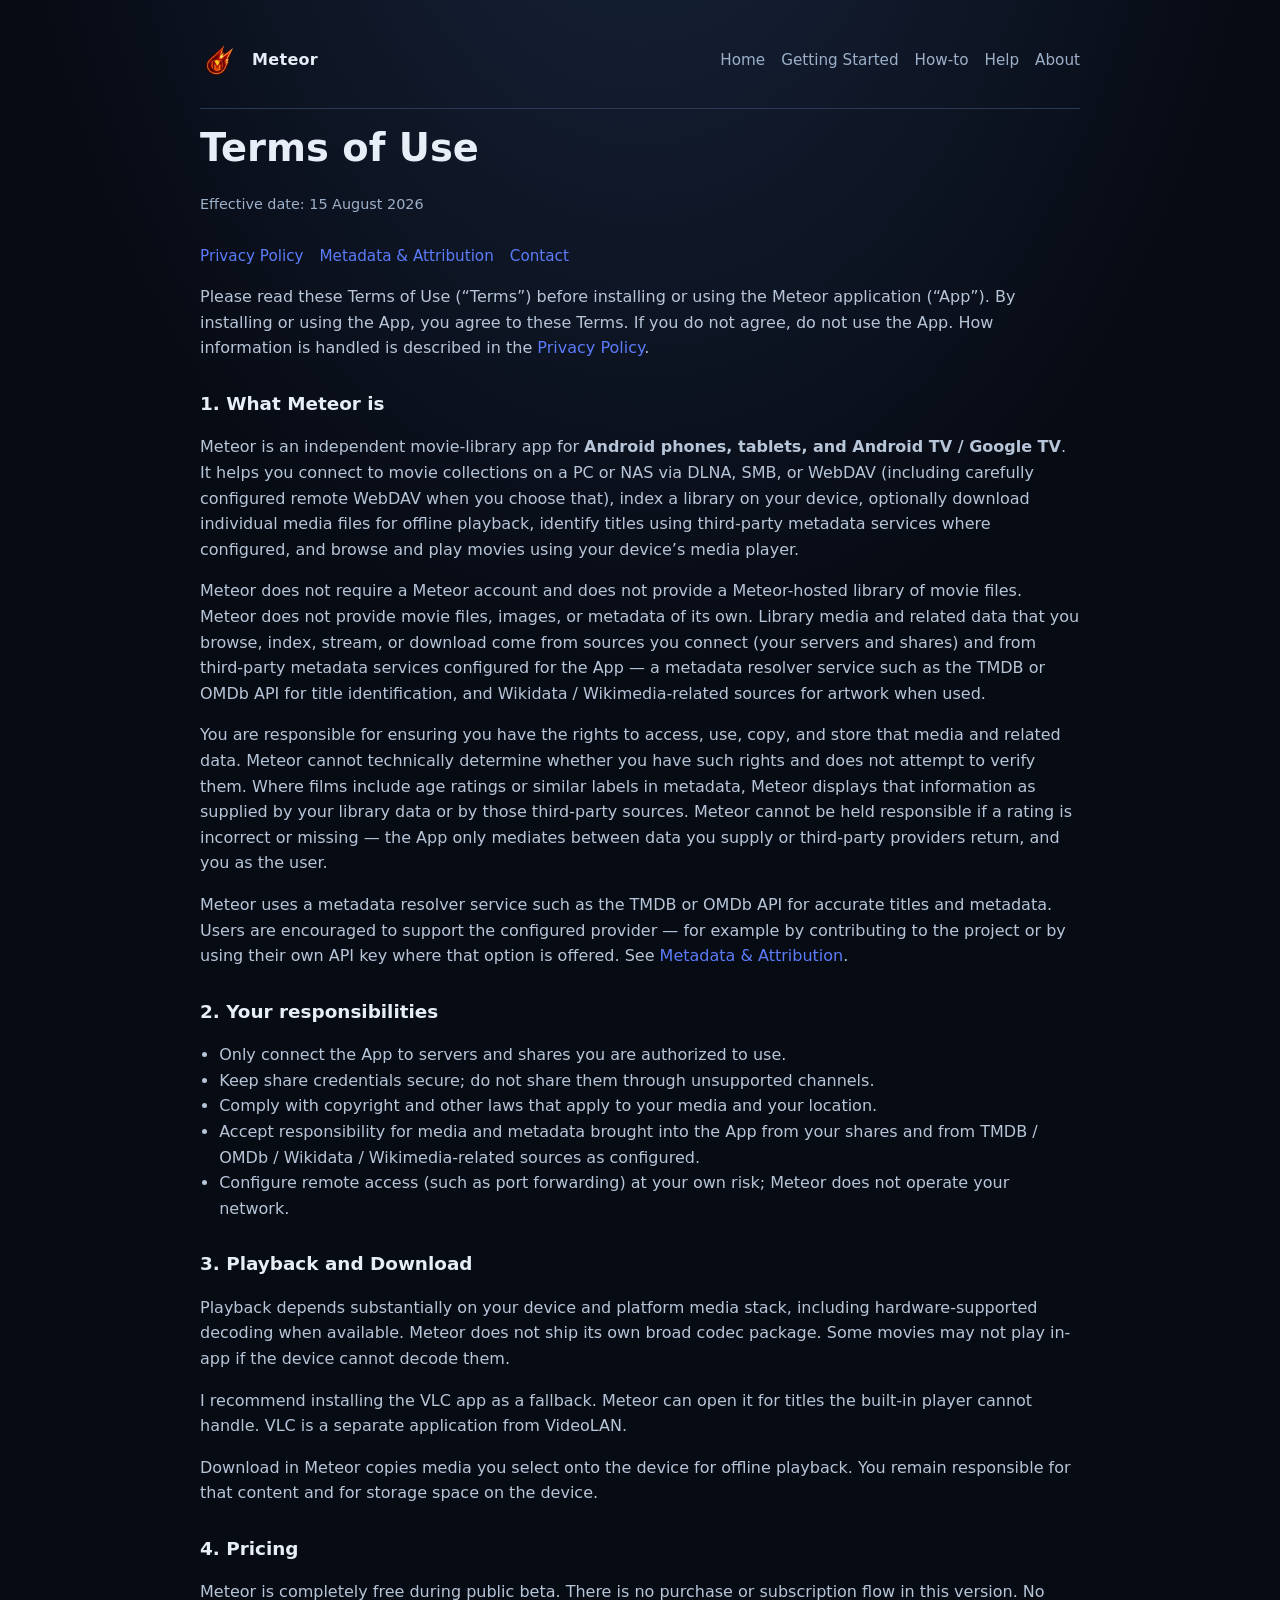
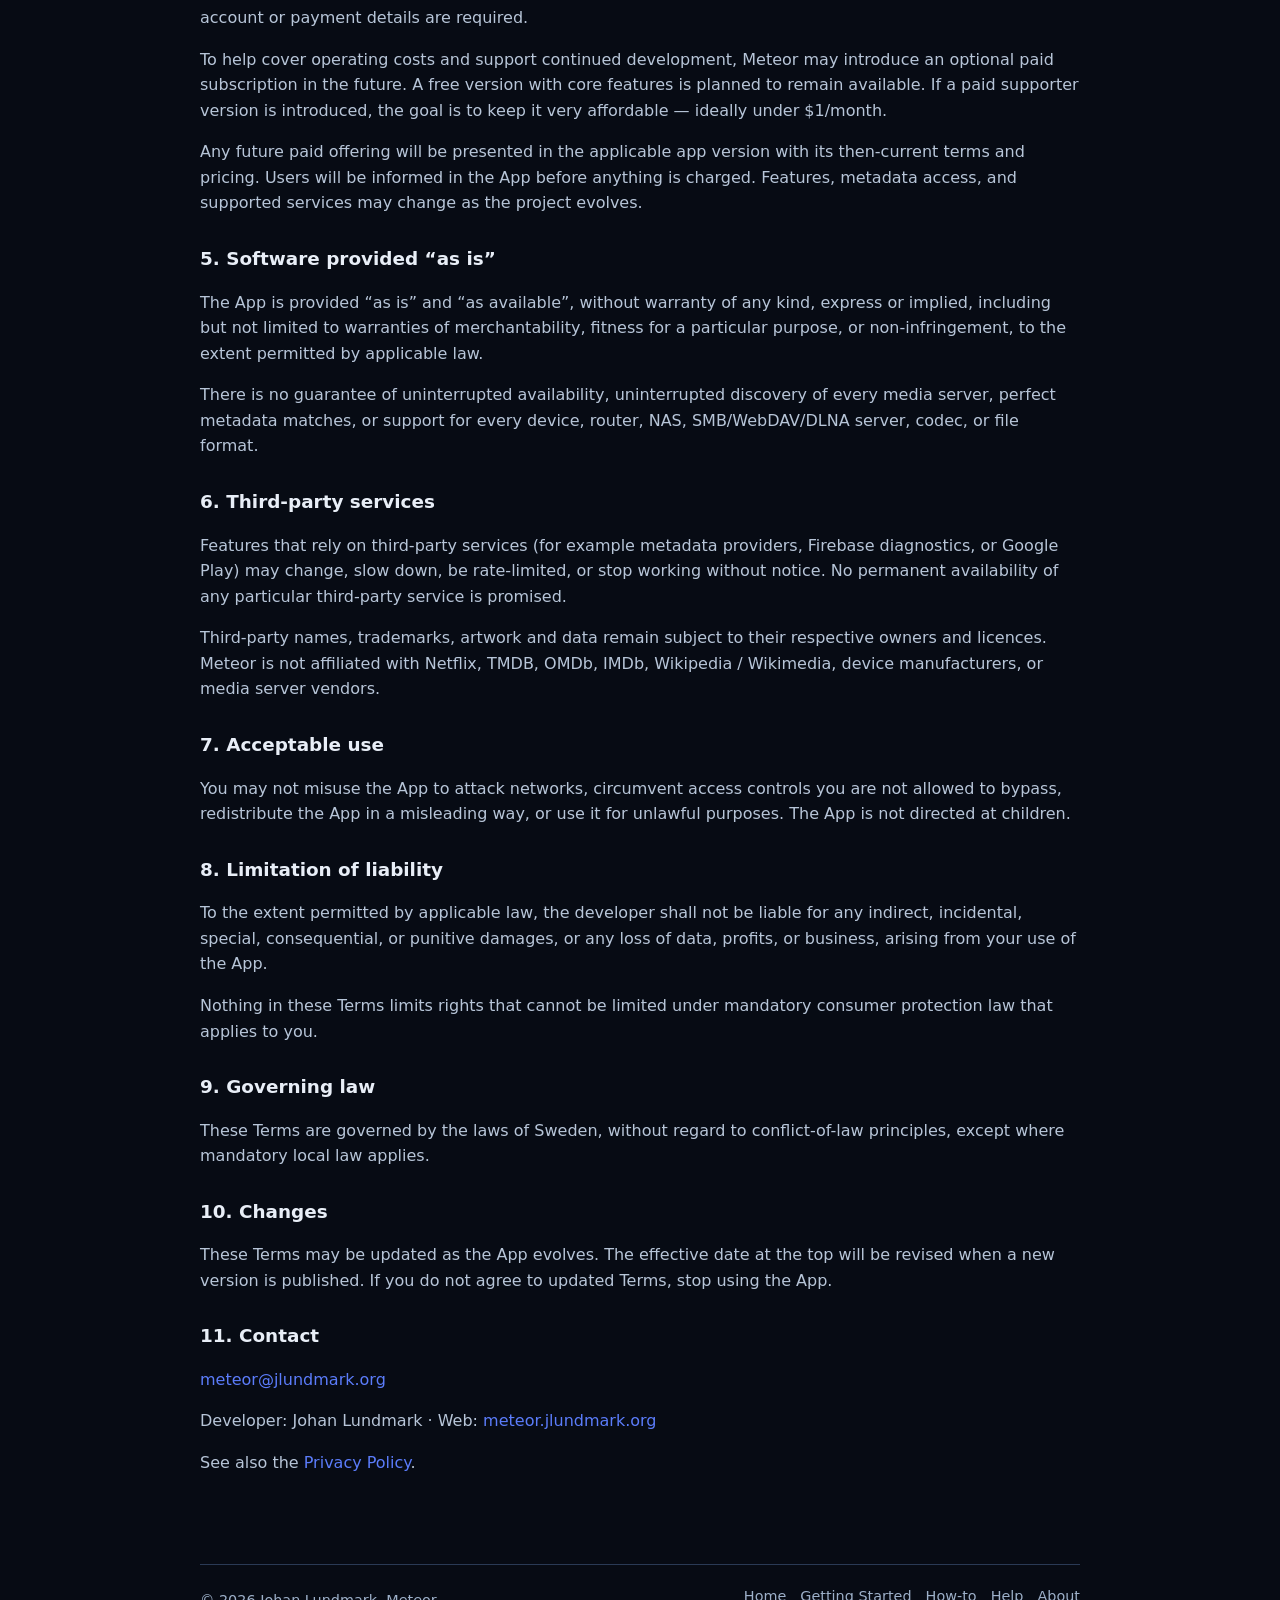
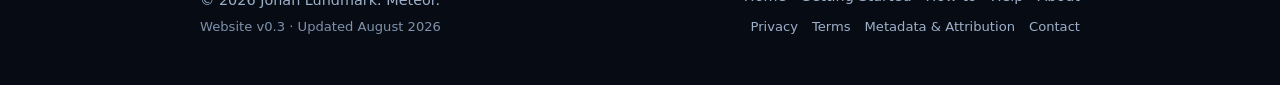
<file: terms/index.html>
<!DOCTYPE html>
<html lang="en">
<head>
  <meta charset="UTF-8">
  <meta name="viewport" content="width=device-width, initial-scale=1.0">
  <title>Terms of Use — Meteor</title>
  <meta name="description" content="Terms of Use for Meteor Media Player on Android and Android TV: library access, downloads, pricing, and limitations.">
  <link rel="canonical" href="https://meteor.jlundmark.org/terms/">
  <meta name="robots" content="index, follow">
  <meta property="og:type" content="website">
  <meta property="og:site_name" content="Meteor">
  <meta property="og:url" content="https://meteor.jlundmark.org/terms/">
  <meta property="og:title" content="Terms of Use — Meteor">
  <meta property="og:description" content="Terms of Use for Meteor Media Player.">
  <meta property="og:image" content="https://meteor.jlundmark.org/assets/og-share.png">
  <meta property="og:image:alt" content="Meteor — Your movies. Your library.">
  <link rel="icon" href="/favicon.ico" sizes="any">
  <link rel="icon" href="/favicon.svg" type="image/svg+xml">
  <link rel="apple-touch-icon" href="/apple-touch-icon.png">
  <link rel="stylesheet" href="/assets/site.css">
</head>
<body>
  <div class="wrap">
    <header class="site-header">
      <a class="brand" href="/">
        <img class="brand-mark" src="/assets/logo.png" alt="" width="40" height="40">
        <span class="brand-name">Meteor</span>
      </a>
      <nav class="site-nav" aria-label="Site">
        <a href="/">Home</a>
        <a href="/getting-started/">Getting Started</a>
        <a href="/howto/">How-to</a>
        <a href="/help/">Help</a>
        <a href="/about/">About</a>
      </nav>
    </header>

    <main class="doc">
      <h1>Terms of Use</h1>
      <p class="updated">Effective date: 15 August 2026</p>

      <nav class="doc-nav-links" aria-label="Related documents">
        <a href="/privacy/">Privacy Policy</a>
        <a href="/metadata/">Metadata &amp; Attribution</a>
        <a href="/contact/">Contact</a>
      </nav>

      <p>
        Please read these Terms of Use (“Terms”) before installing or using the Meteor
        application (“App”). By installing or using the App, you agree to these Terms.
        If you do not agree, do not use the App. How information is handled is described in the
        <a href="/privacy/">Privacy Policy</a>.
      </p>

      <h2>1. What Meteor is</h2>
      <p>
        Meteor is an independent movie-library app for
        <strong>Android phones, tablets, and Android TV / Google TV</strong>.
        It helps you connect to movie collections on a PC or NAS via DLNA, SMB, or WebDAV
        (including carefully configured remote WebDAV when you choose that), index a library on
        your device, optionally download individual media files for offline playback, identify
        titles using third-party metadata services where configured, and browse and play movies
        using your device’s media player.
      </p>
      <p>
        Meteor does not require a Meteor account and does not provide a Meteor-hosted library of
        movie files. Meteor does not provide movie files, images, or metadata of its own.
        Library media and related data that you browse, index, stream, or download come from
        sources you connect (your servers and shares) and from third-party metadata services
        configured for the App — a metadata resolver service such as the TMDB or OMDb API for
        title identification, and Wikidata / Wikimedia-related sources for artwork when used.
      </p>
      <p>
        You are responsible for ensuring you have the rights to access, use, copy, and store that
        media and related data. Meteor cannot technically determine whether you have such rights
        and does not attempt to verify them. Where films include age ratings or similar labels in
        metadata, Meteor displays that information as supplied by your library data or by those
        third-party sources. Meteor cannot be held responsible if a rating is incorrect or missing —
        the App only mediates between data you supply or third-party providers return, and you as
        the user.
      </p>
      <p>
        Meteor uses a metadata resolver service such as the TMDB or OMDb API for accurate titles
        and metadata. Users are encouraged to support the configured provider — for example by
        contributing to the project or by using their own API key where that option is offered.
        See <a href="/metadata/">Metadata &amp; Attribution</a>.
      </p>

      <h2>2. Your responsibilities</h2>
      <ul>
        <li>Only connect the App to servers and shares you are authorized to use.</li>
        <li>Keep share credentials secure; do not share them through unsupported channels.</li>
        <li>Comply with copyright and other laws that apply to your media and your location.</li>
        <li>Accept responsibility for media and metadata brought into the App from your shares and from TMDB / OMDb / Wikidata / Wikimedia-related sources as configured.</li>
        <li>Configure remote access (such as port forwarding) at your own risk; Meteor does not operate your network.</li>
      </ul>

      <h2>3. Playback and Download</h2>
      <p>
        Playback depends substantially on your device and platform media stack, including
        hardware-supported decoding when available. Meteor does not ship its own broad codec
        package. Some movies may not play in-app if the device cannot decode them.
      </p>
      <p>
        I recommend installing the VLC app as a fallback. Meteor can open it for titles
        the built-in player cannot handle. VLC is a separate application from VideoLAN.
      </p>
      <p>
        Download in Meteor copies media you select onto the device for offline playback. You remain
        responsible for that content and for storage space on the device.
      </p>

      <h2>4. Pricing</h2>
      <p>
        Meteor is completely free during public beta. There is no purchase or subscription
        flow in this version. No account or payment details are required.
      </p>
      <p>
        To help cover operating costs and support continued development, Meteor may introduce
        an optional paid subscription in the future. A free version with core features is
        planned to remain available. If a paid supporter version is introduced, the goal is
        to keep it very affordable — ideally under $1/month.
      </p>
      <p>
        Any future paid offering will be presented in the applicable app version with its
        then-current terms and pricing. Users will be informed in the App before anything is
        charged. Features, metadata access, and supported services may change as the project
        evolves.
      </p>

      <h2>5. Software provided “as is”</h2>
      <p>
        The App is provided “as is” and “as available”, without warranty of any kind,
        express or implied, including but not limited to warranties of merchantability,
        fitness for a particular purpose, or non-infringement, to the extent permitted by
        applicable law.
      </p>
      <p>
        There is no guarantee of uninterrupted availability, uninterrupted discovery of
        every media server, perfect metadata matches, or support for every device, router,
        NAS, SMB/WebDAV/DLNA server, codec, or file format.
      </p>

      <h2>6. Third-party services</h2>
      <p>
        Features that rely on third-party services (for example metadata providers, Firebase
        diagnostics, or Google Play) may change, slow down, be rate-limited, or stop working
        without notice. No permanent availability of any particular third-party service is promised.
      </p>
      <p>
        Third-party names, trademarks, artwork and data remain subject to their respective
        owners and licences. Meteor is not affiliated with Netflix, TMDB, OMDb, IMDb,
        Wikipedia / Wikimedia, device manufacturers, or media server vendors.
      </p>

      <h2>7. Acceptable use</h2>
      <p>
        You may not misuse the App to attack networks, circumvent access controls you are not
        allowed to bypass, redistribute the App in a misleading way, or use it for unlawful
        purposes. The App is not directed at children.
      </p>

      <h2>8. Limitation of liability</h2>
      <p>
        To the extent permitted by applicable law, the developer shall not be liable for
        any indirect, incidental, special, consequential, or punitive damages, or any loss
        of data, profits, or business, arising from your use of the App.
      </p>
      <p>
        Nothing in these Terms limits rights that cannot be limited under mandatory consumer
        protection law that applies to you.
      </p>

      <h2>9. Governing law</h2>
      <p>
        These Terms are governed by the laws of Sweden, without regard to conflict-of-law
        principles, except where mandatory local law applies.
      </p>

      <h2>10. Changes</h2>
      <p>
        These Terms may be updated as the App evolves. The effective date at the top will be
        revised when a new version is published. If you do not agree to updated Terms, stop
        using the App.
      </p>

      <h2>11. Contact</h2>
      <p>
        <a href="mailto:meteor@jlundmark.org">meteor@jlundmark.org</a>
      </p>
      <p>
        Developer: Johan Lundmark · Web:
        <a href="https://meteor.jlundmark.org/">meteor.jlundmark.org</a>
      </p>
      <p>
        See also the <a href="/privacy/">Privacy Policy</a>.
      </p>
    </main>

    <footer class="site-footer">
      <div class="footer-brand">
        <span>&copy; 2026 Johan Lundmark. Meteor.</span>
        <span class="site-version">Website v0.3 · Updated August 2026</span>
      </div>
      <div class="footer-navs">
        <nav class="footer-nav-primary" aria-label="Footer">
          <a href="/">Home</a>
          <a href="/getting-started/">Getting Started</a>
          <a href="/howto/">How-to</a>
          <a href="/help/">Help</a>
          <a href="/about/">About</a>
        </nav>
        <nav class="footer-nav-legal" aria-label="Legal">
          <a href="/privacy/">Privacy</a>
          <a href="/terms/">Terms</a>
          <a href="/metadata/">Metadata &amp; Attribution</a>
          <a href="/contact/">Contact</a>
        </nav>
      </div>
    </footer>
  </div>
</body>
</html>
</file>
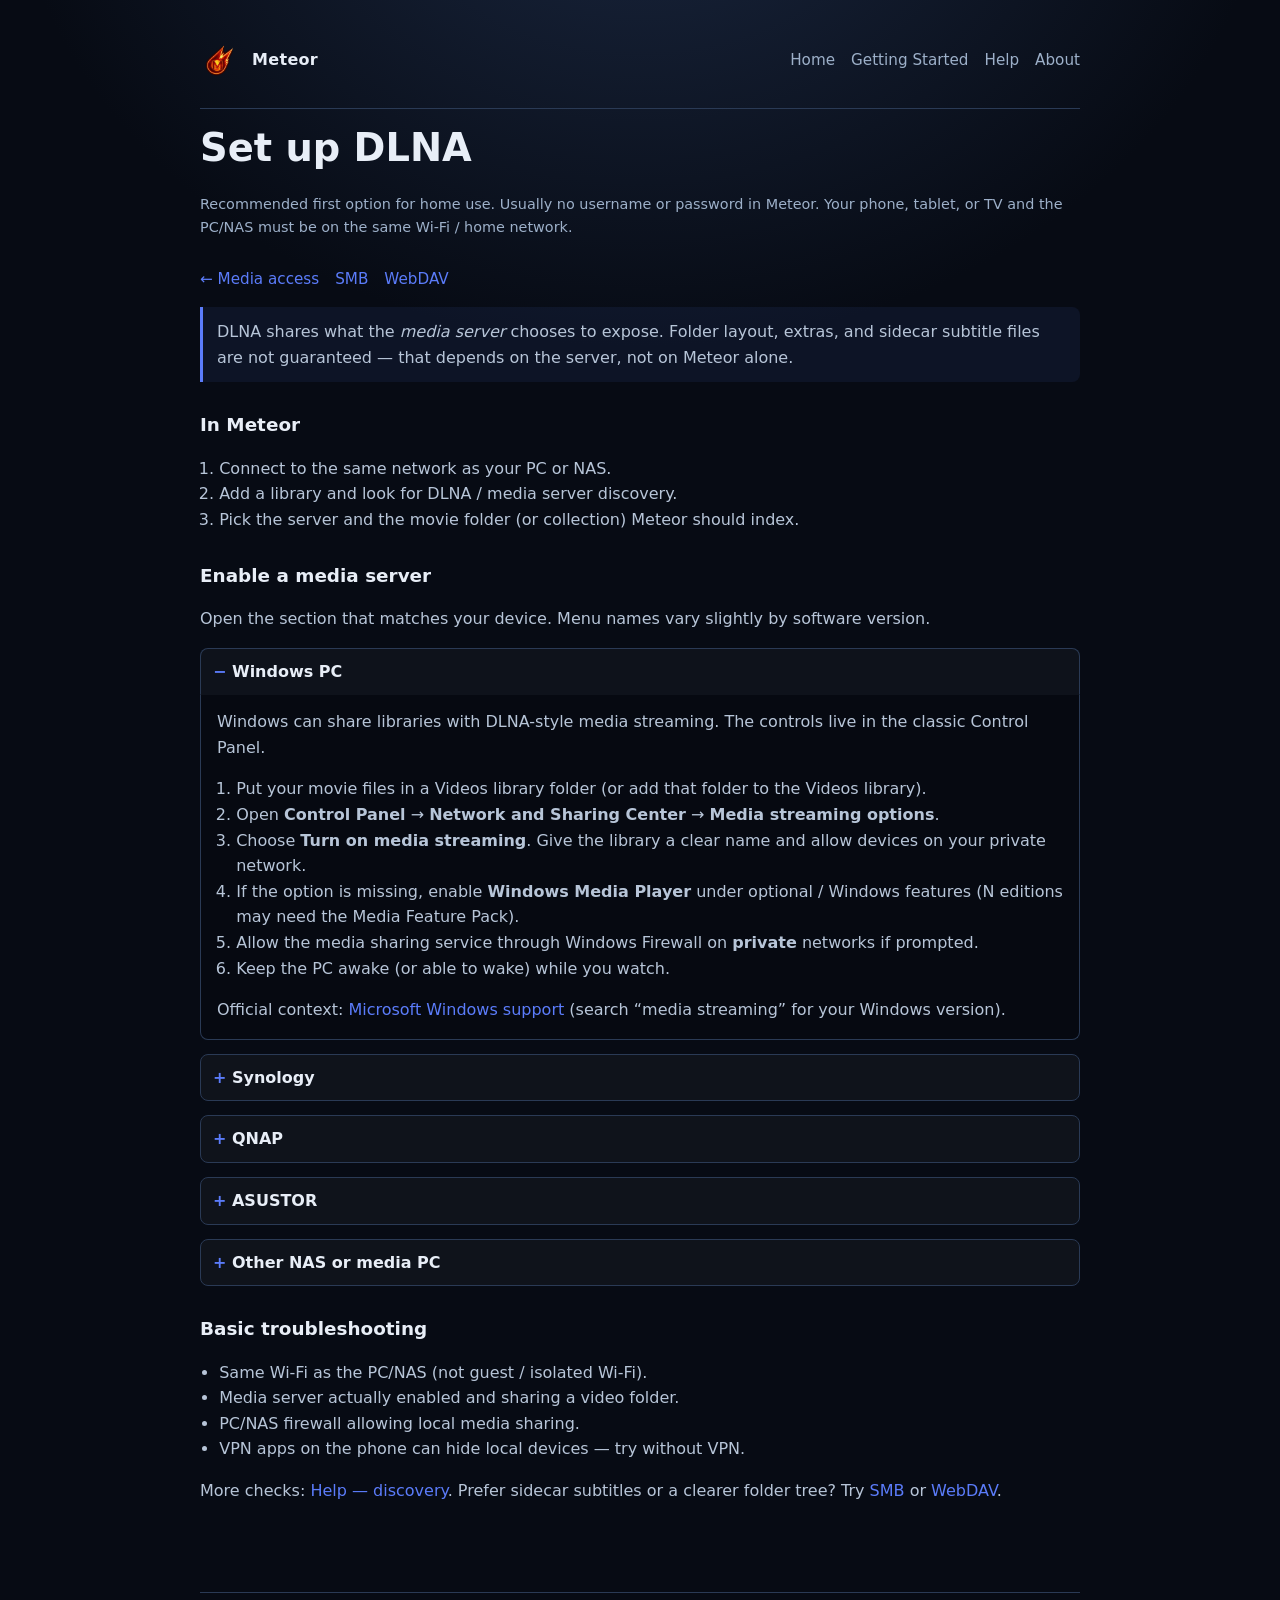
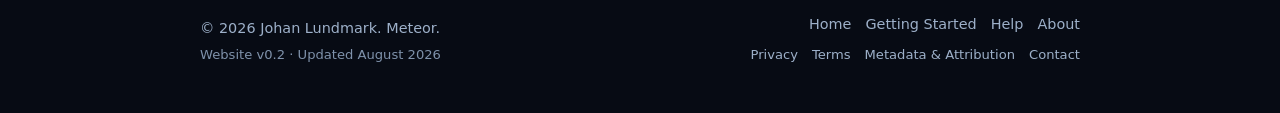
<file: howto/dlna/index.html>
<!DOCTYPE html>
<html lang="en">
<head>
  <meta charset="UTF-8">
  <meta name="viewport" content="width=device-width, initial-scale=1.0">
  <meta name="robots" content="noindex, nofollow">
  <title>Set up DLNA — Meteor</title>
  <meta name="description" content="Enable DLNA / media streaming on Windows, Synology, QNAP, or ASUSTOR so Meteor can find your movies on the home network.">
  <link rel="canonical" href="https://meteor.jlundmark.org/howto/dlna/">
  <meta property="og:type" content="website">
  <meta property="og:site_name" content="Meteor">
  <meta property="og:url" content="https://meteor.jlundmark.org/howto/dlna/">
  <meta property="og:title" content="Set up DLNA — Meteor">
  <meta property="og:description" content="Practical DLNA setup for Windows PC and common NAS brands.">
  <meta property="og:image" content="https://meteor.jlundmark.org/assets/og-share.png">
  <meta property="og:image:alt" content="Meteor — Your movies. Your library.">
  <link rel="icon" href="/favicon.ico" sizes="any">
  <link rel="icon" href="/favicon.svg" type="image/svg+xml">
  <link rel="apple-touch-icon" href="/apple-touch-icon.png">
  <link rel="stylesheet" href="/assets/site.css">
</head>
<body>
  <div class="wrap">
    <header class="site-header">
      <a class="brand" href="/">
        <img class="brand-mark" src="/assets/logo.png" alt="" width="40" height="40">
        <span class="brand-name">Meteor</span>
      </a>
      <nav class="site-nav" aria-label="Site">
        <a href="/">Home</a>
        <a href="/getting-started/">Getting Started</a>
        <a href="/help/">Help</a>
        <a href="/about/">About</a>
      </nav>
    </header>

    <main class="doc">
      <h1>Set up DLNA</h1>
      <p class="updated">
        Recommended first option for home use. Usually no username or password in Meteor.
        Your phone, tablet, or TV and the PC/NAS must be on the same Wi‑Fi / home network.
      </p>

      <nav class="doc-nav-links" aria-label="Related guides">
        <a href="/howto/">← Media access</a>
        <a href="/howto/smb/">SMB</a>
        <a href="/howto/webdav/">WebDAV</a>
      </nav>

      <div class="note">
        DLNA shares what the <em>media server</em> chooses to expose. Folder layout, extras, and
        sidecar subtitle files are not guaranteed — that depends on the server, not on Meteor alone.
      </div>

      <h2>In Meteor</h2>
      <ol>
        <li>Connect to the same network as your PC or NAS.</li>
        <li>Add a library and look for DLNA / media server discovery.</li>
        <li>Pick the server and the movie folder (or collection) Meteor should index.</li>
      </ol>

      <h2>Enable a media server</h2>
      <p>Open the section that matches your device. Menu names vary slightly by software version.</p>

      <details class="vendor-block" open>
        <summary>Windows PC</summary>
        <div class="vendor-body">
          <p>Windows can share libraries with DLNA-style media streaming. The controls live in the classic Control Panel.</p>
          <ol>
            <li>Put your movie files in a Videos library folder (or add that folder to the Videos library).</li>
            <li>Open <strong>Control Panel</strong> → <strong>Network and Sharing Center</strong> →
              <strong>Media streaming options</strong>.</li>
            <li>Choose <strong>Turn on media streaming</strong>. Give the library a clear name and allow devices on your private network.</li>
            <li>If the option is missing, enable <strong>Windows Media Player</strong> under optional / Windows features (N editions may need the Media Feature Pack).</li>
            <li>Allow the media sharing service through Windows Firewall on <strong>private</strong> networks if prompted.</li>
            <li>Keep the PC awake (or able to wake) while you watch.</li>
          </ol>
          <p>
            Official context:
            <a href="https://support.microsoft.com/windows">Microsoft Windows support</a>
            (search “media streaming” for your Windows version).
          </p>
        </div>
      </details>

      <details class="vendor-block">
        <summary>Synology</summary>
        <div class="vendor-body">
          <ol>
            <li>In Package Center, install <strong>Media Server</strong>.</li>
            <li>Open Media Server and share the folders that contain your movies (defaults often include a <code>video</code> shared folder).</li>
            <li>Confirm newly detected DLNA devices are allowed if you use access restrictions.</li>
            <li>On the same Wi‑Fi as the NAS, discover the server in Meteor.</li>
          </ol>
          <p>
            Vendor help:
            <a href="https://kb.synology.com/">Synology Knowledge Center</a>
            (search “Media Server” / DLNA for your DSM version).
          </p>
        </div>
      </details>

      <details class="vendor-block">
        <summary>QNAP</summary>
        <div class="vendor-body">
          <ol>
            <li>Enable multimedia services if required (often under Control Panel → Applications → Multimedia Console).</li>
            <li>Go to Control Panel → Applications → <strong>DLNA Media Server</strong> and enable it.</li>
            <li>Confirm the folders / user permissions that define which videos appear.</li>
            <li>Discover the server in Meteor on the same network.</li>
          </ol>
          <p>
            Example docs:
            <a href="https://docs.qnap.com/operating-system/qts/5.0.x/en-us/enabling-dlna-media-server-86443D8B.html">Enabling DLNA Media Server (QTS)</a>.
          </p>
        </div>
      </details>

      <details class="vendor-block">
        <summary>ASUSTOR</summary>
        <div class="vendor-body">
          <ol>
            <li>In App Central, install a DLNA/UPnP media server app (for example MiniDLNA or UPnP Media Server).</li>
            <li>Open the app and set the sharing folder(s) that contain your movies.</li>
            <li>Discover the server in Meteor on the same network.</li>
          </ol>
          <p>
            Vendor overview:
            <a href="https://www.asustor.com/en/online/College_topic?topic=168">ASUSTOR — home media center / MiniDLNA</a>.
          </p>
        </div>
      </details>

      <details class="vendor-block">
        <summary>Other NAS or media PC</summary>
        <div class="vendor-body">
          <p>Look for settings named <strong>Media Server</strong>, <strong>DLNA</strong>, <strong>UPnP AV</strong>, or <strong>DMA</strong>.</p>
          <ul>
            <li>Enable the service and point it at your movie folders.</li>
            <li>Use the home / private network profile — guest Wi‑Fi with client isolation often blocks discovery.</li>
            <li>Check the vendor’s DLNA help for folder and device-access options.</li>
          </ul>
        </div>
      </details>

      <h2>Basic troubleshooting</h2>
      <ul>
        <li>Same Wi‑Fi as the PC/NAS (not guest / isolated Wi‑Fi).</li>
        <li>Media server actually enabled and sharing a video folder.</li>
        <li>PC/NAS firewall allowing local media sharing.</li>
        <li>VPN apps on the phone can hide local devices — try without VPN.</li>
      </ul>
      <p>
        More checks:
        <a href="/help/#discovery">Help — discovery</a>.
        Prefer sidecar subtitles or a clearer folder tree? Try
        <a href="/howto/smb/">SMB</a> or <a href="/howto/webdav/">WebDAV</a>.
      </p>
    </main>

    <footer class="site-footer">
      <div class="footer-brand">
        <span>&copy; 2026 Johan Lundmark. Meteor.</span>
        <span class="site-version">Website v0.2 · Updated August 2026</span>
      </div>
      <div class="footer-navs">
        <nav class="footer-nav-primary" aria-label="Footer">
          <a href="/">Home</a>
          <a href="/getting-started/">Getting Started</a>
          <a href="/help/">Help</a>
          <a href="/about/">About</a>
        </nav>
        <nav class="footer-nav-legal" aria-label="Legal">
          <a href="/privacy/">Privacy</a>
          <a href="/terms/">Terms</a>
          <a href="/metadata/">Metadata &amp; Attribution</a>
          <a href="/contact/">Contact</a>
        </nav>
      </div>
    </footer>
  </div>
</body>
</html>
</file>
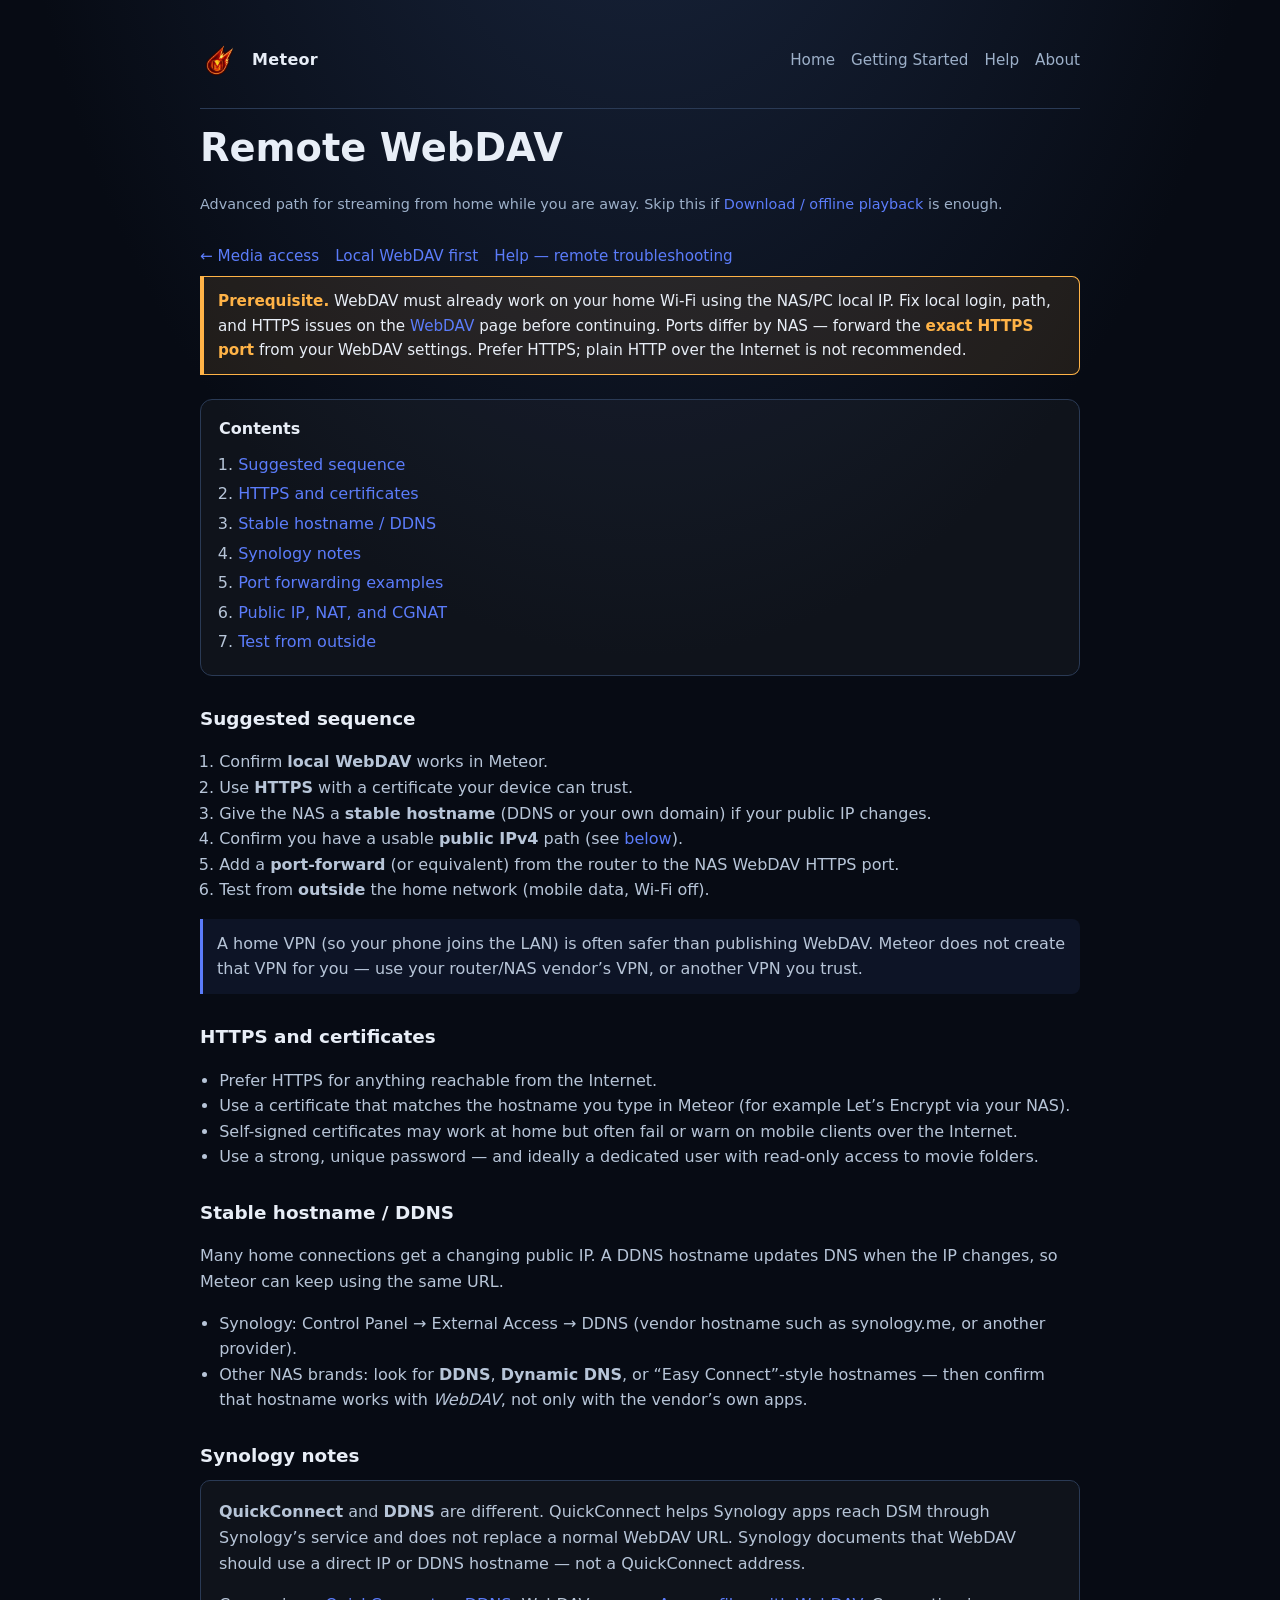
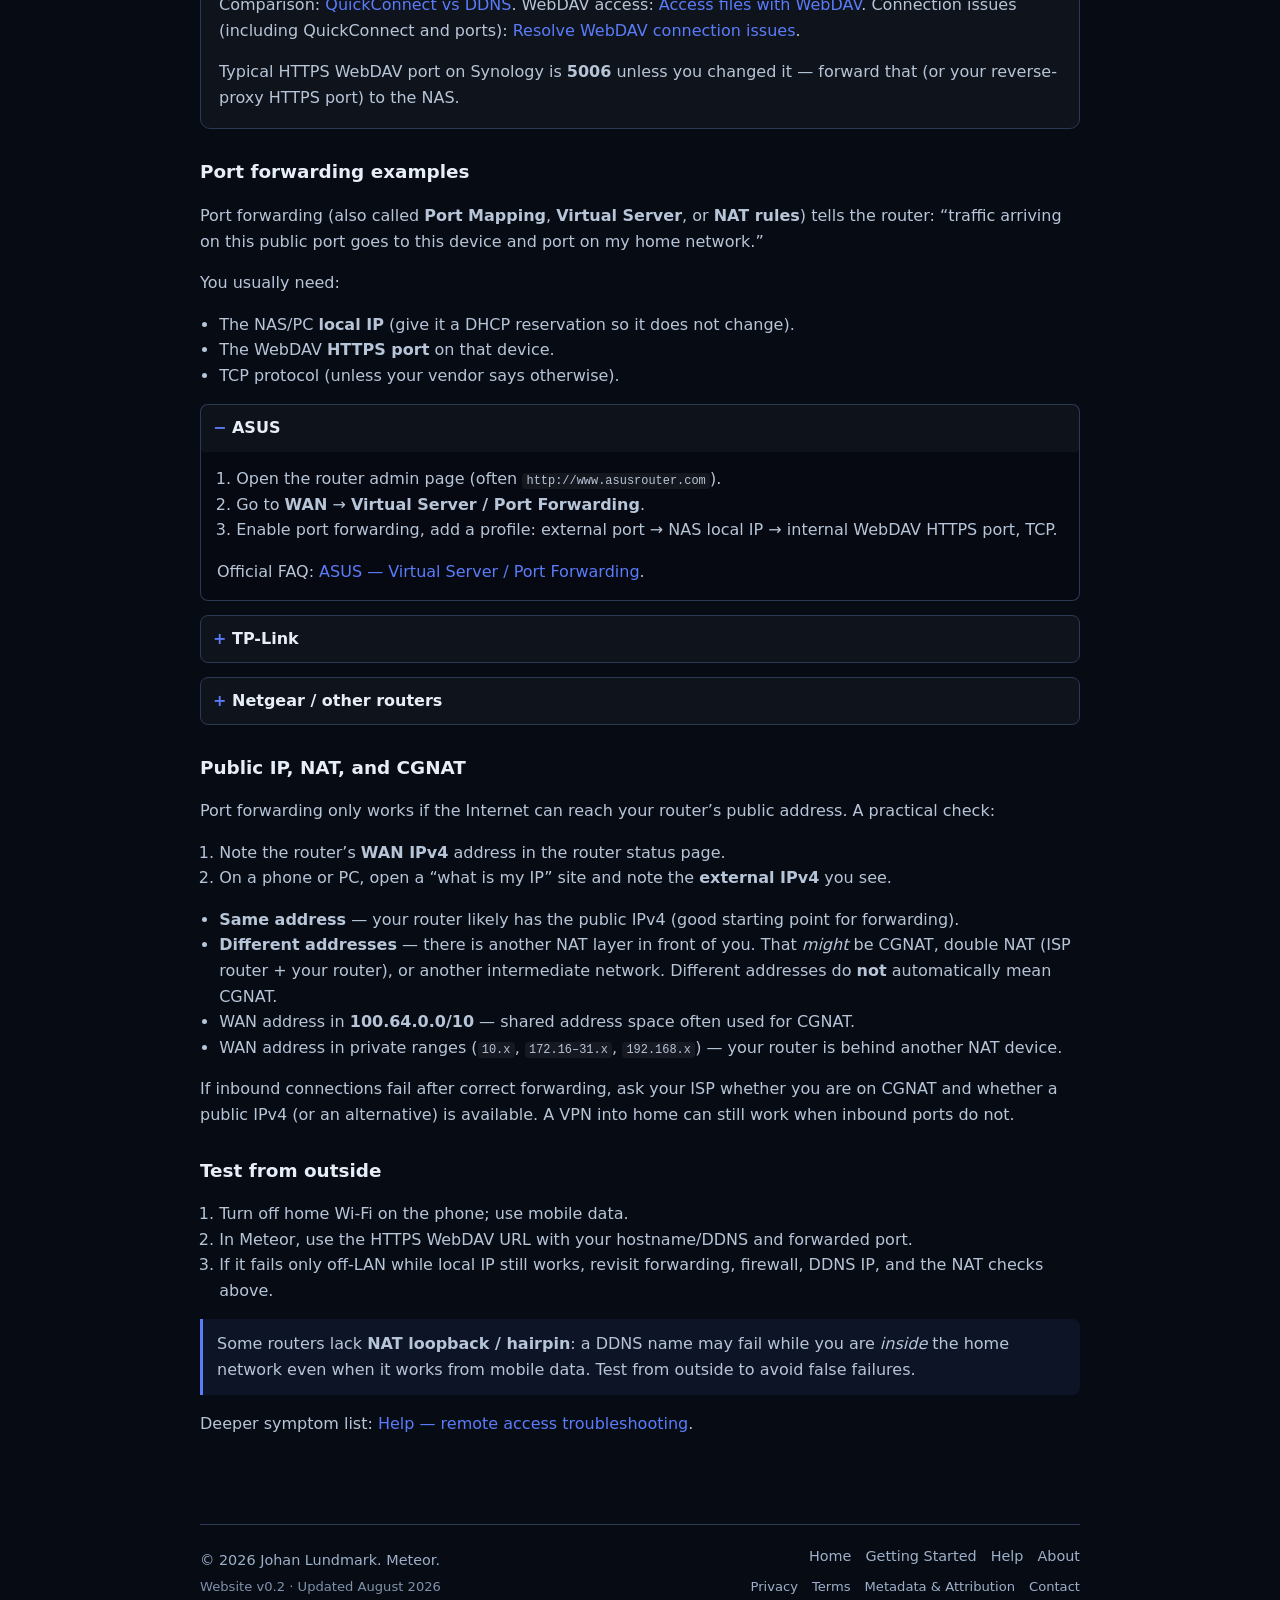
<file: howto/remote-webdav/index.html>
<!DOCTYPE html>
<html lang="en">
<head>
  <meta charset="UTF-8">
  <meta name="viewport" content="width=device-width, initial-scale=1.0">
  <meta name="robots" content="noindex, nofollow">
  <title>Remote WebDAV — Meteor</title>
  <meta name="description" content="Advanced guide: expose WebDAV safely for Meteor with HTTPS, DDNS, port forwarding, and basic NAT/CGNAT checks. Prefer Download when you only need offline playback.">
  <link rel="canonical" href="https://meteor.jlundmark.org/howto/remote-webdav/">
  <meta property="og:type" content="website">
  <meta property="og:site_name" content="Meteor">
  <meta property="og:url" content="https://meteor.jlundmark.org/howto/remote-webdav/">
  <meta property="og:title" content="Remote WebDAV — Meteor">
  <meta property="og:description" content="Advanced remote WebDAV for Meteor — only after local WebDAV works.">
  <meta property="og:image" content="https://meteor.jlundmark.org/assets/og-share.png">
  <meta property="og:image:alt" content="Meteor — Your movies. Your library.">
  <link rel="icon" href="/favicon.ico" sizes="any">
  <link rel="icon" href="/favicon.svg" type="image/svg+xml">
  <link rel="apple-touch-icon" href="/apple-touch-icon.png">
  <link rel="stylesheet" href="/assets/site.css">
</head>
<body>
  <div class="wrap">
    <header class="site-header">
      <a class="brand" href="/">
        <img class="brand-mark" src="/assets/logo.png" alt="" width="40" height="40">
        <span class="brand-name">Meteor</span>
      </a>
      <nav class="site-nav" aria-label="Site">
        <a href="/">Home</a>
        <a href="/getting-started/">Getting Started</a>
        <a href="/help/">Help</a>
        <a href="/about/">About</a>
      </nav>
    </header>

    <main class="doc">
      <h1>Remote WebDAV</h1>
      <p class="updated">
        Advanced path for streaming from home while you are away. Skip this if
        <a href="/howto/#download">Download / offline playback</a> is enough.
      </p>

      <nav class="doc-nav-links" aria-label="Related guides">
        <a href="/howto/">← Media access</a>
        <a href="/howto/webdav/">Local WebDAV first</a>
        <a href="/help/#remote-access">Help — remote troubleshooting</a>
      </nav>

      <div class="draft-banner" role="note">
        <strong>Prerequisite.</strong>
        WebDAV must already work on your home Wi‑Fi using the NAS/PC local IP.
        Fix local login, path, and HTTPS issues on the <a href="/howto/webdav/">WebDAV</a> page before continuing.
        Ports differ by NAS — forward the <strong>exact HTTPS port</strong> from your WebDAV settings.
        Prefer HTTPS; plain HTTP over the Internet is not recommended.
      </div>

      <nav class="toc" aria-label="Contents">
        <h2>Contents</h2>
        <ol>
          <li><a href="#sequence">Suggested sequence</a></li>
          <li><a href="#https">HTTPS and certificates</a></li>
          <li><a href="#hostname">Stable hostname / DDNS</a></li>
          <li><a href="#synology">Synology notes</a></li>
          <li><a href="#port-forwarding">Port forwarding examples</a></li>
          <li><a href="#public-ip">Public IP, NAT, and CGNAT</a></li>
          <li><a href="#test">Test from outside</a></li>
        </ol>
      </nav>

      <h2 id="sequence">Suggested sequence</h2>
      <ol>
        <li>Confirm <strong>local WebDAV</strong> works in Meteor.</li>
        <li>Use <strong>HTTPS</strong> with a certificate your device can trust.</li>
        <li>Give the NAS a <strong>stable hostname</strong> (DDNS or your own domain) if your public IP changes.</li>
        <li>Confirm you have a usable <strong>public IPv4</strong> path (see <a href="#public-ip">below</a>).</li>
        <li>Add a <strong>port-forward</strong> (or equivalent) from the router to the NAS WebDAV HTTPS port.</li>
        <li>Test from <strong>outside</strong> the home network (mobile data, Wi‑Fi off).</li>
      </ol>
      <p class="note">
        A home VPN (so your phone joins the LAN) is often safer than publishing WebDAV.
        Meteor does not create that VPN for you — use your router/NAS vendor’s VPN, or another VPN you trust.
      </p>

      <h2 id="https">HTTPS and certificates</h2>
      <ul>
        <li>Prefer HTTPS for anything reachable from the Internet.</li>
        <li>Use a certificate that matches the hostname you type in Meteor (for example Let’s Encrypt via your NAS).</li>
        <li>Self-signed certificates may work at home but often fail or warn on mobile clients over the Internet.</li>
        <li>Use a strong, unique password — and ideally a dedicated user with read-only access to movie folders.</li>
      </ul>

      <h2 id="hostname">Stable hostname / DDNS</h2>
      <p>
        Many home connections get a changing public IP. A DDNS hostname updates DNS when the IP changes,
        so Meteor can keep using the same URL.
      </p>
      <ul>
        <li>Synology: Control Panel → External Access → DDNS (vendor hostname such as synology.me, or another provider).</li>
        <li>Other NAS brands: look for <strong>DDNS</strong>, <strong>Dynamic DNS</strong>, or “Easy Connect”-style hostnames —
          then confirm that hostname works with <em>WebDAV</em>, not only with the vendor’s own apps.</li>
      </ul>

      <h2 id="synology">Synology notes</h2>
      <div class="panel">
        <p>
          <strong>QuickConnect</strong> and <strong>DDNS</strong> are different.
          QuickConnect helps Synology apps reach DSM through Synology’s service and does not replace a normal
          WebDAV URL. Synology documents that WebDAV should use a direct IP or DDNS hostname — not a QuickConnect address.
        </p>
        <p>
          Comparison:
          <a href="https://kb.synology.com/en-global/DSM/tutorial/What_are_the_differences_between_QuickConnect_and_DDNS">QuickConnect vs DDNS</a>.
          WebDAV access:
          <a href="https://kb.synology.com/en-global/DSM/tutorial/How_to_access_files_on_Synology_NAS_with_WebDAV">Access files with WebDAV</a>.
          Connection issues (including QuickConnect and ports):
          <a href="https://kb.synology.com/DSM/tutorial/How_to_fix_WebDAV_connection_issues">Resolve WebDAV connection issues</a>.
        </p>
        <p>
          Typical HTTPS WebDAV port on Synology is <strong>5006</strong> unless you changed it — forward that
          (or your reverse-proxy HTTPS port) to the NAS.
        </p>
      </div>

      <h2 id="port-forwarding">Port forwarding examples</h2>
      <p>
        Port forwarding (also called <strong>Port Mapping</strong>, <strong>Virtual Server</strong>, or
        <strong>NAT rules</strong>) tells the router: “traffic arriving on this public port goes to this
        device and port on my home network.”
      </p>
      <p>You usually need:</p>
      <ul>
        <li>The NAS/PC <strong>local IP</strong> (give it a DHCP reservation so it does not change).</li>
        <li>The WebDAV <strong>HTTPS port</strong> on that device.</li>
        <li>TCP protocol (unless your vendor says otherwise).</li>
      </ul>

      <details class="vendor-block" open>
        <summary>ASUS</summary>
        <div class="vendor-body">
          <ol>
            <li>Open the router admin page (often <code>http://www.asusrouter.com</code>).</li>
            <li>Go to <strong>WAN</strong> → <strong>Virtual Server / Port Forwarding</strong>.</li>
            <li>Enable port forwarding, add a profile: external port → NAS local IP → internal WebDAV HTTPS port, TCP.</li>
          </ol>
          <p>
            Official FAQ:
            <a href="https://www.asus.com/support/faq/1037906/">ASUS — Virtual Server / Port Forwarding</a>.
          </p>
        </div>
      </details>

      <details class="vendor-block">
        <summary>TP-Link</summary>
        <div class="vendor-body">
          <ol>
            <li>Log in to the router admin page.</li>
            <li>Look under <strong>Forwarding → Virtual Servers</strong>, or
              <strong>Advanced → NAT Forwarding → Virtual Servers / Port Forwarding</strong>
              (wording depends on the model).</li>
            <li>Add the external port, internal IP, internal port, and protocol.</li>
          </ol>
          <p>
            Official overview:
            <a href="https://www.tp-link.com/us/support/faq/1379/">TP-Link — port forwarding</a>.
          </p>
        </div>
      </details>

      <details class="vendor-block">
        <summary>Netgear / other routers</summary>
        <div class="vendor-body">
          <p>
            Search for your model plus <strong>port forwarding</strong>. Menus may say Port Forwarding,
            Port Mapping, Virtual Server, or NAT / Firewall rules.
          </p>
          <p>
            Example starting point for many Netgear models: the router’s Advanced → Port Forwarding /
            Port Triggering section in the vendor help for your exact model.
          </p>
        </div>
      </details>

      <h2 id="public-ip">Public IP, NAT, and CGNAT</h2>
      <p>
        Port forwarding only works if the Internet can reach your router’s public address.
        A practical check:
      </p>
      <ol>
        <li>Note the router’s <strong>WAN IPv4</strong> address in the router status page.</li>
        <li>On a phone or PC, open a “what is my IP” site and note the <strong>external IPv4</strong> you see.</li>
      </ol>
      <ul>
        <li><strong>Same address</strong> — your router likely has the public IPv4 (good starting point for forwarding).</li>
        <li><strong>Different addresses</strong> — there is another NAT layer in front of you.
          That <em>might</em> be CGNAT, double NAT (ISP router + your router), or another intermediate network.
          Different addresses do <strong>not</strong> automatically mean CGNAT.</li>
        <li>WAN address in <strong>100.64.0.0/10</strong> — shared address space often used for CGNAT.</li>
        <li>WAN address in private ranges (<code>10.x</code>, <code>172.16–31.x</code>, <code>192.168.x</code>) —
          your router is behind another NAT device.</li>
      </ul>
      <p>
        If inbound connections fail after correct forwarding, ask your ISP whether you are on CGNAT and
        whether a public IPv4 (or an alternative) is available. A VPN into home can still work when inbound
        ports do not.
      </p>

      <h2 id="test">Test from outside</h2>
      <ol>
        <li>Turn off home Wi‑Fi on the phone; use mobile data.</li>
        <li>In Meteor, use the HTTPS WebDAV URL with your hostname/DDNS and forwarded port.</li>
        <li>If it fails only off-LAN while local IP still works, revisit forwarding, firewall, DDNS IP, and the NAT checks above.</li>
      </ol>
      <p class="note">
        Some routers lack <strong>NAT loopback / hairpin</strong>: a DDNS name may fail while you are
        <em>inside</em> the home network even when it works from mobile data. Test from outside to avoid false failures.
      </p>
      <p>
        Deeper symptom list:
        <a href="/help/#remote-access">Help — remote access troubleshooting</a>.
      </p>
    </main>

    <footer class="site-footer">
      <div class="footer-brand">
        <span>&copy; 2026 Johan Lundmark. Meteor.</span>
        <span class="site-version">Website v0.2 · Updated August 2026</span>
      </div>
      <div class="footer-navs">
        <nav class="footer-nav-primary" aria-label="Footer">
          <a href="/">Home</a>
          <a href="/getting-started/">Getting Started</a>
          <a href="/help/">Help</a>
          <a href="/about/">About</a>
        </nav>
        <nav class="footer-nav-legal" aria-label="Legal">
          <a href="/privacy/">Privacy</a>
          <a href="/terms/">Terms</a>
          <a href="/metadata/">Metadata &amp; Attribution</a>
          <a href="/contact/">Contact</a>
        </nav>
      </div>
    </footer>
  </div>
</body>
</html>
</file>
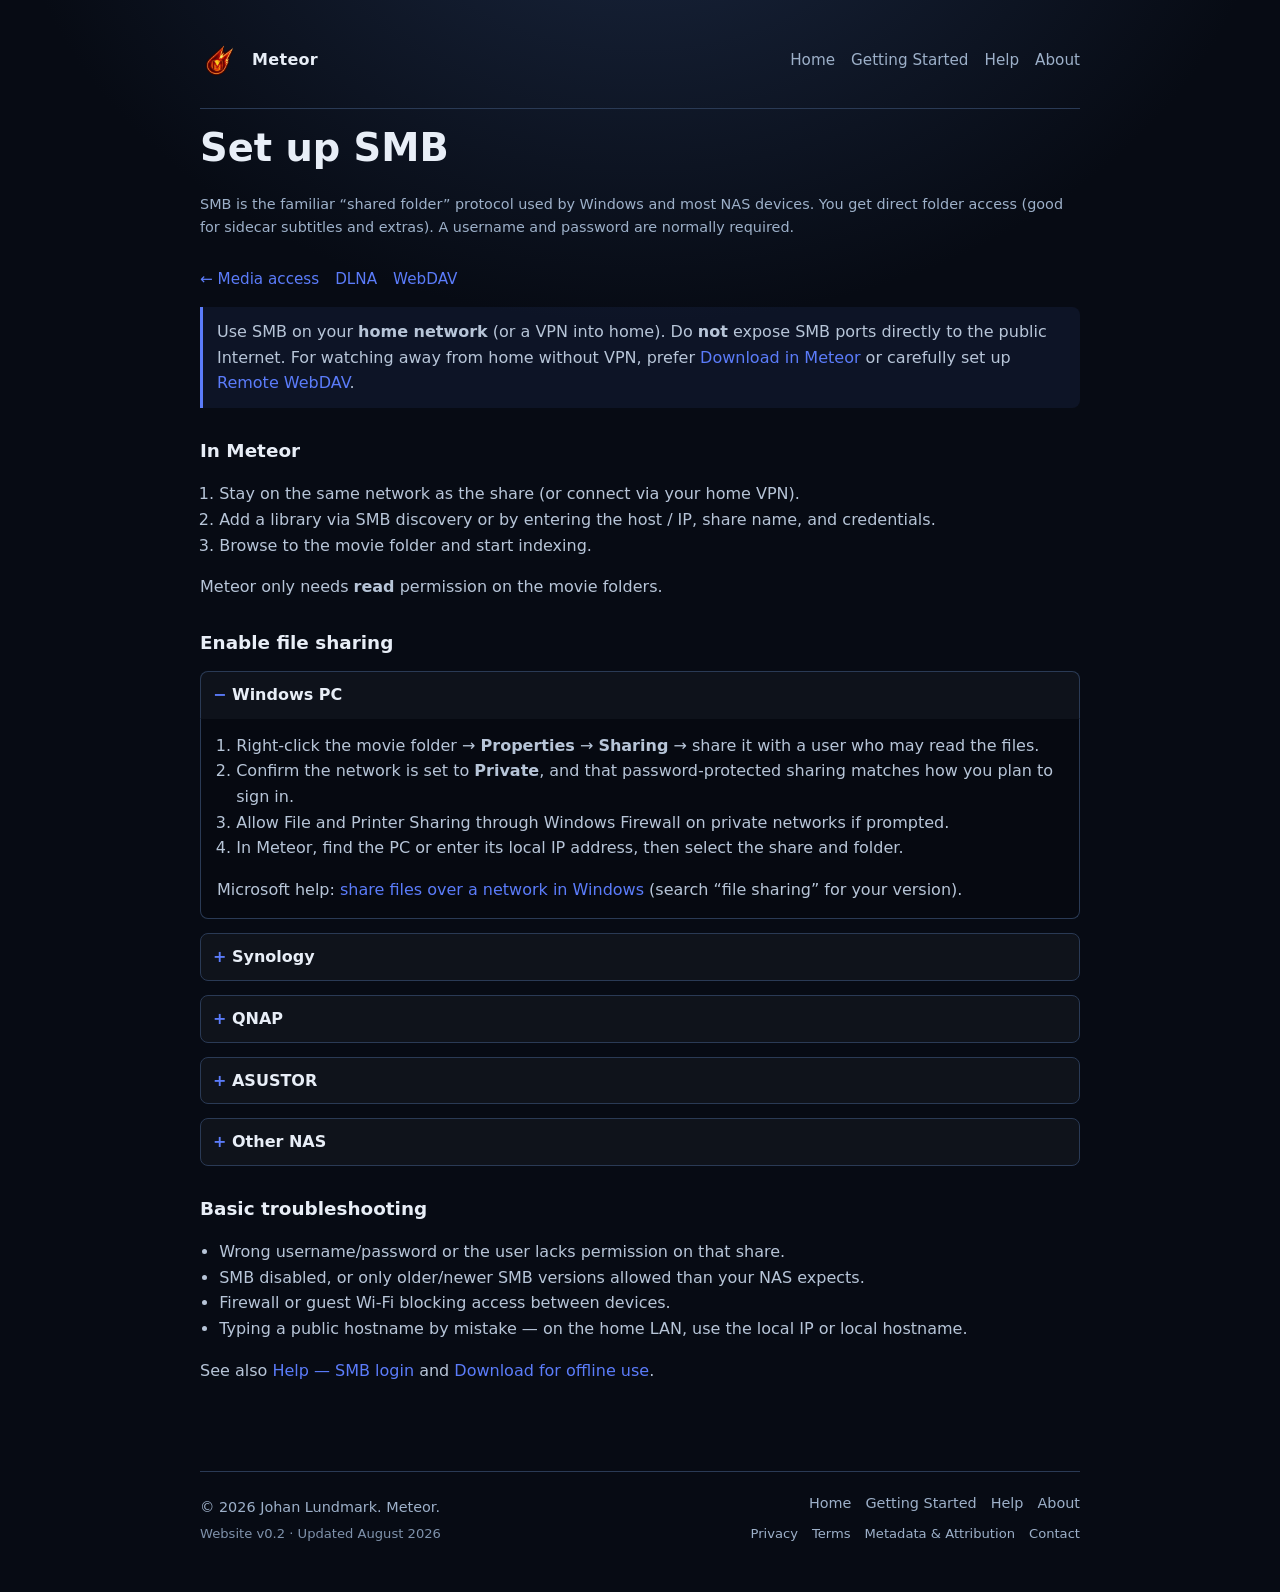
<file: howto/smb/index.html>
<!DOCTYPE html>
<html lang="en">
<head>
  <meta charset="UTF-8">
  <meta name="viewport" content="width=device-width, initial-scale=1.0">
  <meta name="robots" content="noindex, nofollow">
  <title>Set up SMB — Meteor</title>
  <meta name="description" content="Share movie folders with SMB on Windows, Synology, QNAP, or ASUSTOR and connect them in Meteor.">
  <link rel="canonical" href="https://meteor.jlundmark.org/howto/smb/">
  <meta property="og:type" content="website">
  <meta property="og:site_name" content="Meteor">
  <meta property="og:url" content="https://meteor.jlundmark.org/howto/smb/">
  <meta property="og:title" content="Set up SMB — Meteor">
  <meta property="og:description" content="Practical SMB / network share setup for Meteor.">
  <meta property="og:image" content="https://meteor.jlundmark.org/assets/og-share.png">
  <meta property="og:image:alt" content="Meteor — Your movies. Your library.">
  <link rel="icon" href="/favicon.ico" sizes="any">
  <link rel="icon" href="/favicon.svg" type="image/svg+xml">
  <link rel="apple-touch-icon" href="/apple-touch-icon.png">
  <link rel="stylesheet" href="/assets/site.css">
</head>
<body>
  <div class="wrap">
    <header class="site-header">
      <a class="brand" href="/">
        <img class="brand-mark" src="/assets/logo.png" alt="" width="40" height="40">
        <span class="brand-name">Meteor</span>
      </a>
      <nav class="site-nav" aria-label="Site">
        <a href="/">Home</a>
        <a href="/getting-started/">Getting Started</a>
        <a href="/help/">Help</a>
        <a href="/about/">About</a>
      </nav>
    </header>

    <main class="doc">
      <h1>Set up SMB</h1>
      <p class="updated">
        SMB is the familiar “shared folder” protocol used by Windows and most NAS devices.
        You get direct folder access (good for sidecar subtitles and extras). A username and password are normally required.
      </p>

      <nav class="doc-nav-links" aria-label="Related guides">
        <a href="/howto/">← Media access</a>
        <a href="/howto/dlna/">DLNA</a>
        <a href="/howto/webdav/">WebDAV</a>
      </nav>

      <div class="note">
        Use SMB on your <strong>home network</strong> (or a VPN into home). Do <strong>not</strong> expose SMB ports
        directly to the public Internet. For watching away from home without VPN, prefer
        <a href="/howto/#download">Download in Meteor</a> or carefully set up
        <a href="/howto/remote-webdav/">Remote WebDAV</a>.
      </div>

      <h2>In Meteor</h2>
      <ol>
        <li>Stay on the same network as the share (or connect via your home VPN).</li>
        <li>Add a library via SMB discovery or by entering the host / IP, share name, and credentials.</li>
        <li>Browse to the movie folder and start indexing.</li>
      </ol>
      <p>Meteor only needs <strong>read</strong> permission on the movie folders.</p>

      <h2>Enable file sharing</h2>

      <details class="vendor-block" open>
        <summary>Windows PC</summary>
        <div class="vendor-body">
          <ol>
            <li>Right‑click the movie folder → <strong>Properties</strong> → <strong>Sharing</strong> → share it with a user who may read the files.</li>
            <li>Confirm the network is set to <strong>Private</strong>, and that password-protected sharing matches how you plan to sign in.</li>
            <li>Allow File and Printer Sharing through Windows Firewall on private networks if prompted.</li>
            <li>In Meteor, find the PC or enter its local IP address, then select the share and folder.</li>
          </ol>
          <p>
            Microsoft help:
            <a href="https://support.microsoft.com/windows">share files over a network in Windows</a>
            (search “file sharing” for your version).
          </p>
        </div>
      </details>

      <details class="vendor-block">
        <summary>Synology</summary>
        <div class="vendor-body">
          <ol>
            <li>Control Panel → <strong>File Services</strong> → enable <strong>SMB</strong>.</li>
            <li>Create or select a shared folder for movies; grant your user at least read permission.</li>
            <li>In Meteor: discover SMB or enter the NAS hostname / IP, then open the share.</li>
          </ol>
          <p>
            Vendor docs:
            <a href="https://kb.synology.com/">Synology Knowledge Center</a>
            (File Services / SMB for your DSM version).
          </p>
        </div>
      </details>

      <details class="vendor-block">
        <summary>QNAP</summary>
        <div class="vendor-body">
          <ol>
            <li>Enable Microsoft Networking / SMB in Control Panel (often under Network &amp; File Services / Win/Mac/NFS).</li>
            <li>Share the movie folder and assign a user with read access.</li>
            <li>Connect from Meteor with the NAS IP or hostname and that user.</li>
          </ol>
          <p>
            See your QTS / QuTS hero help for “Microsoft Networking” or “SMB”.
            <a href="https://docs.qnap.com/">QNAP documentation</a>.
          </p>
        </div>
      </details>

      <details class="vendor-block">
        <summary>ASUSTOR</summary>
        <div class="vendor-body">
          <ol>
            <li>In ADM: <strong>Services</strong> → <strong>SMB</strong> → enable SMB.</li>
            <li>Ensure Access Control grants your user rights to the movie shared folder.</li>
            <li>Connect from Meteor with the NAS address and credentials.</li>
          </ol>
          <p>
            Vendor help:
            <a href="https://www.asustor.com/online/online_help?id=17&amp;lan=en">ASUSTOR SMB online help</a>.
          </p>
        </div>
      </details>

      <details class="vendor-block">
        <summary>Other NAS</summary>
        <div class="vendor-body">
          <p>Look for <strong>File Sharing</strong>, <strong>SMB</strong>, <strong>CIFS</strong>, or <strong>Windows file service</strong>.</p>
          <ul>
            <li>Enable SMB and share the movie folder.</li>
            <li>Create a user with read access (avoid using your admin account day to day if you can).</li>
            <li>Connect from Meteor using the device’s local IP or hostname.</li>
          </ul>
        </div>
      </details>

      <h2>Basic troubleshooting</h2>
      <ul>
        <li>Wrong username/password or the user lacks permission on that share.</li>
        <li>SMB disabled, or only older/newer SMB versions allowed than your NAS expects.</li>
        <li>Firewall or guest Wi‑Fi blocking access between devices.</li>
        <li>Typing a public hostname by mistake — on the home LAN, use the local IP or local hostname.</li>
      </ul>
      <p>
        See also <a href="/help/#smb-login">Help — SMB login</a> and
        <a href="/howto/#download">Download for offline use</a>.
      </p>
    </main>

    <footer class="site-footer">
      <div class="footer-brand">
        <span>&copy; 2026 Johan Lundmark. Meteor.</span>
        <span class="site-version">Website v0.2 · Updated August 2026</span>
      </div>
      <div class="footer-navs">
        <nav class="footer-nav-primary" aria-label="Footer">
          <a href="/">Home</a>
          <a href="/getting-started/">Getting Started</a>
          <a href="/help/">Help</a>
          <a href="/about/">About</a>
        </nav>
        <nav class="footer-nav-legal" aria-label="Legal">
          <a href="/privacy/">Privacy</a>
          <a href="/terms/">Terms</a>
          <a href="/metadata/">Metadata &amp; Attribution</a>
          <a href="/contact/">Contact</a>
        </nav>
      </div>
    </footer>
  </div>
</body>
</html>
</file>
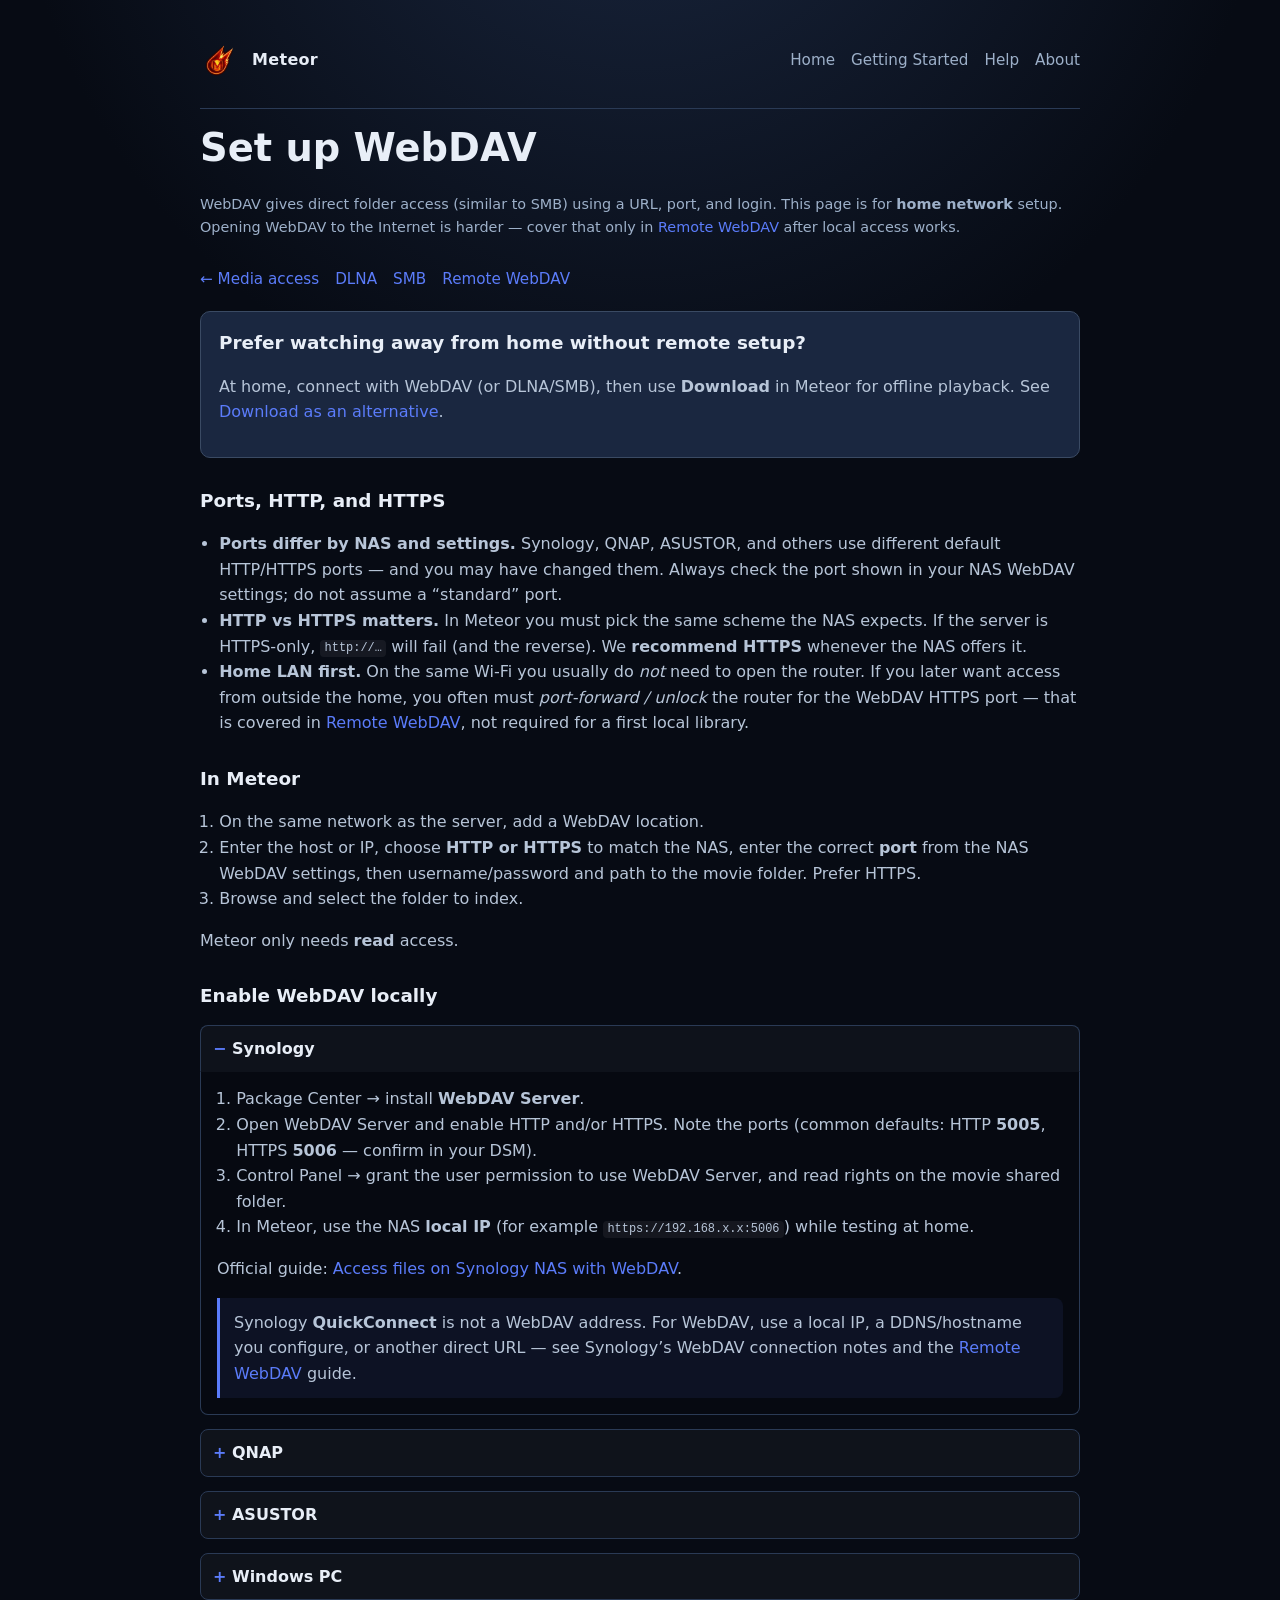
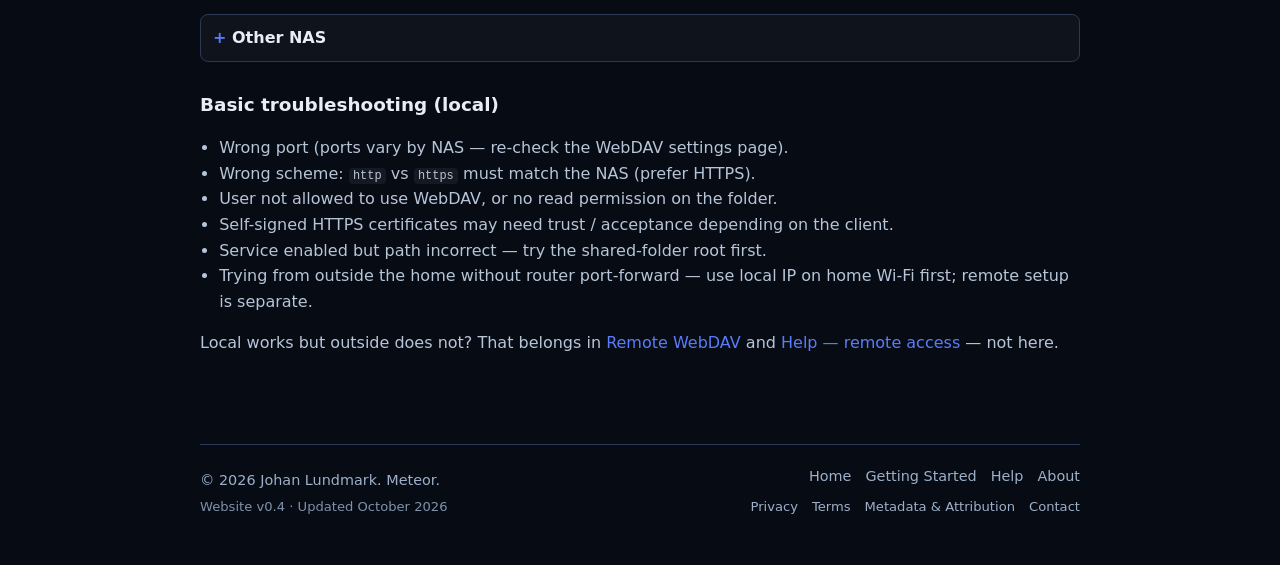
<file: howto/webdav/index.html>
<!DOCTYPE html>
<html lang="en">
<head>
  <meta charset="UTF-8">
  <meta name="viewport" content="width=device-width, initial-scale=1.0">
  <meta name="robots" content="noindex, nofollow">
  <title>Set up WebDAV — Meteor</title>
  <meta name="description" content="Enable WebDAV on Synology, QNAP, ASUSTOR, or Windows and connect it in Meteor on your home network. Remote access is a separate advanced guide.">
  <link rel="canonical" href="https://meteor.jlundmark.org/howto/webdav/">
  <meta property="og:type" content="website">
  <meta property="og:site_name" content="Meteor">
  <meta property="og:url" content="https://meteor.jlundmark.org/howto/webdav/">
  <meta property="og:title" content="Set up WebDAV — Meteor">
  <meta property="og:description" content="Local WebDAV setup for Meteor — remote access covered separately.">
  <meta property="og:image" content="https://meteor.jlundmark.org/assets/og-share.png">
  <meta property="og:image:alt" content="Meteor — Your movies. Your library.">
  <link rel="icon" href="/favicon.ico" sizes="any">
  <link rel="icon" href="/favicon.svg" type="image/svg+xml">
  <link rel="apple-touch-icon" href="/apple-touch-icon.png">
  <link rel="stylesheet" href="/assets/site.css">
</head>
<body>
  <div class="wrap">
    <header class="site-header">
      <a class="brand" href="/">
        <img class="brand-mark" src="/assets/logo.png" alt="" width="40" height="40">
        <span class="brand-name">Meteor</span>
      </a>
      <nav class="site-nav" aria-label="Site">
        <a href="/">Home</a>
        <a href="/getting-started/">Getting Started</a>
        <a href="/help/">Help</a>
        <a href="/about/">About</a>
      </nav>
    </header>

    <main class="doc">
      <h1>Set up WebDAV</h1>
      <p class="updated">
        WebDAV gives direct folder access (similar to SMB) using a URL, port, and login.
        This page is for <strong>home network</strong> setup. Opening WebDAV to the Internet is harder —
        cover that only in <a href="/howto/remote-webdav/">Remote WebDAV</a> after local access works.
      </p>

      <nav class="doc-nav-links" aria-label="Related guides">
        <a href="/howto/">← Media access</a>
        <a href="/howto/dlna/">DLNA</a>
        <a href="/howto/smb/">SMB</a>
        <a href="/howto/remote-webdav/">Remote WebDAV</a>
      </nav>

      <div class="callout">
        <h2>Prefer watching away from home without remote setup?</h2>
        <p>
          At home, connect with WebDAV (or DLNA/SMB), then use <strong>Download</strong> in Meteor
          for offline playback. See <a href="/howto/#download">Download as an alternative</a>.
        </p>
      </div>

      <h2>Ports, HTTP, and HTTPS</h2>
      <ul>
        <li>
          <strong>Ports differ by NAS and settings.</strong> Synology, QNAP, ASUSTOR, and others
          use different default HTTP/HTTPS ports — and you may have changed them. Always check the
          port shown in your NAS WebDAV settings; do not assume a “standard” port.
        </li>
        <li>
          <strong>HTTP vs HTTPS matters.</strong> In Meteor you must pick the same scheme the NAS
          expects. If the server is HTTPS-only, <code>http://…</code> will fail (and the reverse).
          We <strong>recommend HTTPS</strong> whenever the NAS offers it.
        </li>
        <li>
          <strong>Home LAN first.</strong> On the same Wi‑Fi you usually do <em>not</em> need to
          open the router. If you later want access from outside the home, you often must
          <em>port-forward / unlock</em> the router for the WebDAV HTTPS port — that is covered in
          <a href="/howto/remote-webdav/">Remote WebDAV</a>, not required for a first local library.
        </li>
      </ul>

      <h2>In Meteor</h2>
      <ol>
        <li>On the same network as the server, add a WebDAV location.</li>
        <li>
          Enter the host or IP, choose <strong>HTTP or HTTPS</strong> to match the NAS, enter the
          correct <strong>port</strong> from the NAS WebDAV settings, then username/password and
          path to the movie folder. Prefer HTTPS.
        </li>
        <li>Browse and select the folder to index.</li>
      </ol>
      <p>Meteor only needs <strong>read</strong> access.</p>

      <h2>Enable WebDAV locally</h2>

      <details class="vendor-block" open>
        <summary>Synology</summary>
        <div class="vendor-body">
          <ol>
            <li>Package Center → install <strong>WebDAV Server</strong>.</li>
            <li>Open WebDAV Server and enable HTTP and/or HTTPS. Note the ports (common defaults: HTTP <strong>5005</strong>, HTTPS <strong>5006</strong> — confirm in your DSM).</li>
            <li>Control Panel → grant the user permission to use WebDAV Server, and read rights on the movie shared folder.</li>
            <li>In Meteor, use the NAS <strong>local IP</strong> (for example <code>https://192.168.x.x:5006</code>) while testing at home.</li>
          </ol>
          <p>
            Official guide:
            <a href="https://kb.synology.com/en-global/DSM/tutorial/How_to_access_files_on_Synology_NAS_with_WebDAV">Access files on Synology NAS with WebDAV</a>.
          </p>
          <p class="note">
            Synology <strong>QuickConnect</strong> is not a WebDAV address. For WebDAV, use a local IP,
            a DDNS/hostname you configure, or another direct URL — see Synology’s WebDAV connection notes
            and the <a href="/howto/remote-webdav/">Remote WebDAV</a> guide.
          </p>
        </div>
      </details>

      <details class="vendor-block">
        <summary>QNAP</summary>
        <div class="vendor-body">
          <ol>
            <li>Control Panel → Applications → <strong>Web Server</strong> (enable if required).</li>
            <li>Open the <strong>WebDAV</strong> tab and enable WebDAV.</li>
            <li>Note the HTTP/HTTPS ports shown in the UI.</li>
            <li>Ensure your user can read the movie folders; connect from Meteor with the NAS local IP.</li>
          </ol>
          <p>
            See <a href="https://docs.qnap.com/">QNAP documentation</a> for Web Server / WebDAV on your QTS version.
          </p>
        </div>
      </details>

      <details class="vendor-block">
        <summary>ASUSTOR</summary>
        <div class="vendor-body">
          <ol>
            <li>ADM → <strong>Services</strong> → <strong>WebDAV</strong>.</li>
            <li>Enable WebDAV and/or secured WebDAV (SSL). Note the ports (HTTPS often defaults around <strong>9802</strong> on ASUSTOR — confirm in ADM).</li>
            <li>Connect from Meteor using the NAS local IP and credentials.</li>
          </ol>
          <p>
            Vendor guide:
            <a href="https://www.asustor.com/en/online/College_topic?topic=208">ASUSTOR — WebDAV</a>.
          </p>
        </div>
      </details>

      <details class="vendor-block">
        <summary>Windows PC</summary>
        <div class="vendor-body">
          <p>
            Windows does not include a simple “share this movie folder as WebDAV” toggle for home users.
            Typical options are IIS + WebDAV features, or a small third-party WebDAV server pointed at your movie folder.
          </p>
          <ul>
            <li>For a first library on Windows, <a href="/howto/dlna/">DLNA</a> or <a href="/howto/smb/">SMB</a> is usually easier.</li>
            <li>If you do run WebDAV, prefer HTTPS before any exposure beyond the LAN.</li>
          </ul>
        </div>
      </details>

      <details class="vendor-block">
        <summary>Other NAS</summary>
        <div class="vendor-body">
          <p>Look for <strong>WebDAV</strong> under file services, web server, or applications.</p>
          <ul>
            <li>Enable the service and note HTTP vs HTTPS ports.</li>
            <li>Create a user with read access to movie folders.</li>
            <li>Test from Meteor with the device’s <strong>local</strong> IP first.</li>
          </ul>
        </div>
      </details>

      <h2>Basic troubleshooting (local)</h2>
      <ul>
        <li>Wrong port (ports vary by NAS — re-check the WebDAV settings page).</li>
        <li>Wrong scheme: <code>http</code> vs <code>https</code> must match the NAS (prefer HTTPS).</li>
        <li>User not allowed to use WebDAV, or no read permission on the folder.</li>
        <li>Self-signed HTTPS certificates may need trust / acceptance depending on the client.</li>
        <li>Service enabled but path incorrect — try the shared-folder root first.</li>
        <li>Trying from outside the home without router port-forward — use local IP on home Wi‑Fi first; remote setup is separate.</li>
      </ul>
      <p>
        Local works but outside does not? That belongs in
        <a href="/howto/remote-webdav/">Remote WebDAV</a> and
        <a href="/help/#remote-access">Help — remote access</a> — not here.
      </p>
    </main>

    <footer class="site-footer">
      <div class="footer-brand">
        <span>&copy; 2026 Johan Lundmark. Meteor.</span>
        <span class="site-version">Website v0.4 · Updated October 2026</span>
      </div>
      <div class="footer-navs">
        <nav class="footer-nav-primary" aria-label="Footer">
          <a href="/">Home</a>
          <a href="/getting-started/">Getting Started</a>
          <a href="/help/">Help</a>
          <a href="/about/">About</a>
        </nav>
        <nav class="footer-nav-legal" aria-label="Legal">
          <a href="/privacy/">Privacy</a>
          <a href="/terms/">Terms</a>
          <a href="/metadata/">Metadata &amp; Attribution</a>
          <a href="/contact/">Contact</a>
        </nav>
      </div>
    </footer>
  </div>
</body>
</html>
</file>
<file: assets/site.css>
:root {
  color-scheme: dark;

  --bg: #070b14;
  --bg-elevated: #121a2b;
  --panel: #1a2740;
  --text: #e8eef7;
  --muted: #9db0c9;
  --body: #b7c5d8;
  --accent: #5b7cfa;
  --accent-dim: #3d5bd4;
  --ember: #ff8a4c;
  --border: #3a4a63;
  --border-soft: #2a3a55;
  --warn-bg: rgba(255, 179, 71, 0.1);
  --warn-border: #ffb347;
}

* {
  box-sizing: border-box;
}

html {
  scroll-behavior: smooth;
}

body {
  margin: 0;
  min-height: 100vh;
  font-family: system-ui, -apple-system, "Segoe UI", Roboto, Ubuntu, Cantarell, "Noto Sans", sans-serif;
  background: radial-gradient(ellipse 90% 55% at 50% -10%, #1a2740 0%, var(--bg) 55%);
  color: var(--text);
  line-height: 1.6;
}

a {
  color: var(--accent);
  text-decoration: none;
}

a:hover,
a:focus-visible {
  text-decoration: underline;
}

a:focus-visible {
  outline: 2px solid var(--accent);
  outline-offset: 2px;
}

.wrap {
  max-width: 920px;
  margin: 0 auto;
  padding: 24px 20px 48px;
}

.site-header {
  display: flex;
  justify-content: space-between;
  align-items: center;
  gap: 16px;
  padding: 16px 0 28px;
  border-bottom: 1px solid var(--border-soft);
}

.brand {
  display: flex;
  align-items: center;
  gap: 12px;
  color: var(--text);
  text-decoration: none;
}

.brand:hover {
  text-decoration: none;
}

.brand-mark {
  width: 40px;
  height: 40px;
  object-fit: contain;
}

.brand-name {
  font-weight: 700;
  letter-spacing: 0.02em;
}

.site-nav {
  display: flex;
  flex-wrap: wrap;
  gap: 16px;
  font-size: 0.95rem;
}

.site-nav a {
  color: var(--muted);
}

.site-nav a:hover,
.site-nav a[aria-current="page"] {
  color: var(--text);
}

.site-nav a[aria-current="page"] {
  text-decoration: underline;
  text-underline-offset: 4px;
}

/* —— Home / hero —— */

.hero {
  display: flex;
  flex-direction: column;
  align-items: center;
  text-align: center;
  padding: 48px 12px 36px;
}

.hero-logo {
  width: min(220px, 56vw);
  height: auto;
  margin-bottom: 24px;
}

.hero-logo--sm {
  width: min(160px, 40vw);
}

.hero h1 {
  margin: 0 0 12px;
  font-size: clamp(1.85rem, 4.5vw, 2.75rem);
  font-weight: 700;
  letter-spacing: -0.02em;
  line-height: 1.15;
}

.hero .solo-dev {
  margin: 0.75rem 0 0;
  max-width: 36rem;
  color: var(--muted, #9aa8c0);
  font-size: 0.95rem;
}

.hero .lede {
  margin: 0;
  max-width: 560px;
  color: var(--muted);
  font-size: 1.08rem;
}

.tagline {
  margin: 22px 0 0;
  font-size: 0.95rem;
  letter-spacing: 0.12em;
  text-transform: uppercase;
  color: var(--ember);
  font-weight: 600;
}

.cta-row {
  display: flex;
  flex-wrap: wrap;
  gap: 12px;
  justify-content: center;
  margin-top: 28px;
}

.btn {
  display: inline-flex;
  align-items: center;
  justify-content: center;
  gap: 8px;
  padding: 12px 20px;
  border-radius: 6px;
  font-weight: 600;
  font-size: 0.98rem;
  text-decoration: none;
  border: 1px solid transparent;
  cursor: pointer;
}

.btn:hover {
  text-decoration: none;
}

.btn-primary {
  background: var(--accent);
  color: #fff;
}

.btn-primary:hover {
  background: var(--accent-dim);
}

.btn-secondary {
  background: transparent;
  color: var(--text);
  border-color: var(--border);
}

.btn-secondary:hover {
  border-color: var(--muted);
  background: rgba(255, 255, 255, 0.03);
}

.coming-soon {
  margin-top: 20px;
  padding: 10px 18px;
  border: 1px solid var(--border);
  border-radius: 999px;
  color: var(--muted);
  font-size: 0.95rem;
  background: rgba(255, 255, 255, 0.03);
}

.play-badge-slot {
  margin-top: 24px;
  min-height: 48px;
  display: flex;
  align-items: center;
  justify-content: center;
}

.section {
  padding: 28px 0 8px;
}

.section h2 {
  margin: 0 0 8px;
  font-size: 1.35rem;
}

.section > .intro {
  margin: 0 0 20px;
  color: var(--muted);
  max-width: 640px;
}

.steps {
  display: grid;
  grid-template-columns: repeat(3, 1fr);
  gap: 14px;
  margin: 0;
  padding: 0;
  list-style: none;
}

.step {
  padding: 18px 16px;
  border: 1px solid var(--border-soft);
  border-radius: 10px;
  background: rgba(255, 255, 255, 0.03);
}

.step .n {
  display: block;
  font-size: 0.8rem;
  letter-spacing: 0.08em;
  text-transform: uppercase;
  color: var(--ember);
  font-weight: 600;
  margin-bottom: 6px;
}

.step h3 {
  margin: 0 0 8px;
  font-size: 1.05rem;
}

.step p {
  margin: 0;
  color: var(--body);
  font-size: 0.95rem;
}

.feature-grid {
  display: grid;
  grid-template-columns: repeat(2, 1fr);
  gap: 10px 16px;
  margin: 0;
  padding: 0;
  list-style: none;
}

.feature-grid li {
  padding: 12px 14px;
  border: 1px solid var(--border-soft);
  border-radius: 8px;
  background: rgba(0, 0, 0, 0.2);
  color: var(--body);
  font-size: 0.95rem;
}

.feature-grid li strong {
  display: block;
  color: var(--text);
  margin-bottom: 2px;
}

.panel {
  padding: 18px;
  border: 1px solid var(--border-soft);
  border-radius: 10px;
  background: rgba(255, 255, 255, 0.03);
  color: var(--body);
}

.panel p:first-child {
  margin-top: 0;
}

.panel p:last-child {
  margin-bottom: 0;
}

.screenshot-slot {
  margin: 18px 0 8px;
  padding: 28px 16px;
  border: 1px dashed var(--border);
  border-radius: 14px;
  background: rgba(0, 0, 0, 0.25);
  text-align: center;
  color: var(--muted);
  font-size: 0.9rem;
}

.screenshot-slot--logo {
  margin-top: 0;
  padding: 16px;
}

.screenshot-slot strong {
  display: block;
  color: var(--text);
  margin-bottom: 4px;
}

/* —— Doc pages —— */

.doc {
  padding: 8px 0 24px;
}

.doc h1 {
  margin: 0 0 8px;
  font-size: clamp(1.8rem, 4vw, 2.4rem);
}

.doc .updated {
  color: var(--muted);
  font-size: 0.9rem;
  margin-bottom: 28px;
}

.doc h2 {
  margin: 28px 0 10px;
  font-size: 1.15rem;
}

.doc h3 {
  margin: 20px 0 8px;
  font-size: 1.02rem;
}

.doc p,
.doc li {
  color: var(--body);
}

.doc ul,
.doc ol {
  padding-left: 1.2rem;
}

.doc .tagline {
  text-align: left;
  margin: 20px 0;
}

.doc-closing {
  margin-top: 28px;
}

.doc code {
  font-size: 0.92em;
  padding: 0.1em 0.35em;
  border-radius: 4px;
  background: rgba(255, 255, 255, 0.06);
}

.toc {
  margin: 0 0 28px;
  padding: 16px 18px;
  border: 1px solid var(--border-soft);
  border-radius: 12px;
  background: rgba(255, 255, 255, 0.03);
}

.toc h2 {
  margin: 0 0 10px;
  font-size: 1rem;
}

.toc ol {
  margin: 0;
  padding-left: 1.2rem;
  color: var(--body);
}

.toc li {
  margin: 4px 0;
}

.note {
  margin: 16px 0;
  padding: 12px 14px;
  border-left: 3px solid var(--accent);
  background: rgba(91, 124, 250, 0.08);
  color: var(--body);
  border-radius: 0 8px 8px 0;
}

.draft-banner {
  margin: 0 0 24px;
  padding: 12px 14px;
  border: 1px solid var(--warn-border);
  border-left-width: 4px;
  background: var(--warn-bg);
  color: var(--text);
  border-radius: 0 8px 8px 0;
  font-size: 0.95rem;
}

.draft-banner strong {
  color: var(--warn-border);
}

.todo {
  margin: 12px 0;
  padding: 10px 12px;
  border: 1px dashed var(--warn-border);
  border-radius: 8px;
  background: var(--warn-bg);
  color: var(--body);
  font-size: 0.92rem;
}

.todo::before {
  content: "TODO — ";
  font-weight: 700;
  color: var(--warn-border);
}

.callout {
  margin: 20px 0;
  padding: 16px 18px;
  border: 1px solid var(--border);
  border-radius: 10px;
  background: var(--panel);
}

.callout h2,
.callout h3 {
  margin-top: 0;
}

.faq details {
  margin: 0 0 10px;
  padding: 12px 14px;
  border: 1px solid var(--border-soft);
  border-radius: 8px;
  background: rgba(255, 255, 255, 0.02);
}

.faq summary {
  cursor: pointer;
  font-weight: 600;
  color: var(--text);
  list-style: none;
}

.faq summary::-webkit-details-marker {
  display: none;
}

.faq summary::before {
  content: "+ ";
  color: var(--accent);
  font-weight: 700;
}

.faq details[open] summary::before {
  content: "− ";
}

.faq details p {
  margin: 10px 0 0;
  color: var(--body);
}

.faq details ul {
  margin: 8px 0 0;
}

.provider-card {
  margin: 14px 0;
  padding: 16px;
  border: 1px solid var(--border-soft);
  border-radius: 10px;
  background: rgba(0, 0, 0, 0.2);
}

.provider-card h3 {
  margin: 0 0 8px;
}

.provider-card[data-enabled="false"] {
  opacity: 0.55;
}

.provider-card .status {
  display: inline-block;
  font-size: 0.78rem;
  letter-spacing: 0.06em;
  text-transform: uppercase;
  padding: 2px 8px;
  border-radius: 4px;
  border: 1px solid var(--border);
  color: var(--muted);
  margin-bottom: 8px;
}

.provider-card[data-enabled="true"] .status {
  border-color: var(--accent);
  color: var(--accent);
}

.contact-list {
  list-style: none;
  margin: 0;
  padding: 0;
}

.contact-list li {
  margin: 0 0 14px;
  padding: 14px 16px;
  border: 1px solid var(--border-soft);
  border-radius: 8px;
  background: rgba(255, 255, 255, 0.03);
}

.contact-list strong {
  display: block;
  color: var(--text);
  margin-bottom: 4px;
}

.site-footer {
  margin-top: 48px;
  padding-top: 20px;
  border-top: 1px solid var(--border-soft);
  color: var(--muted);
  font-size: 0.9rem;
  display: flex;
  flex-wrap: wrap;
  gap: 16px 24px;
  justify-content: space-between;
  align-items: flex-end;
}

.footer-brand {
  display: flex;
  flex-direction: column;
  gap: 4px;
}

.site-version {
  font-size: 0.82rem;
  color: #7f92ab;
}

.footer-navs {
  display: flex;
  flex-direction: column;
  align-items: flex-end;
  gap: 8px;
}

.site-footer nav {
  display: flex;
  flex-wrap: wrap;
  gap: 8px 14px;
  justify-content: flex-end;
}

.footer-nav-legal {
  font-size: 0.82rem;
}

.footer-nav-legal a {
  color: #7f92ab;
}

.site-footer a {
  color: var(--muted);
}

.site-footer a:hover {
  color: var(--text);
}

.why-meteor {
  margin: 8px 0 28px;
  padding: 18px 18px 16px;
  border: 1px solid var(--border-soft);
  border-radius: 10px;
  background: linear-gradient(135deg, rgba(91, 124, 250, 0.08), rgba(255, 138, 76, 0.06));
}

.why-meteor h2 {
  margin: 0 0 10px;
  font-size: 1.15rem;
}

.why-meteor p {
  margin: 0 0 10px;
  color: var(--body);
}

.why-meteor p:last-child {
  margin-bottom: 0;
}

/* —— How-to / comparison —— */

.table-wrap {
  margin: 16px 0 20px;
  overflow-x: auto;
  border: 1px solid var(--border-soft);
  border-radius: 10px;
  background: rgba(0, 0, 0, 0.2);
}

.compare-table {
  width: 100%;
  border-collapse: collapse;
  font-size: 0.92rem;
  min-width: 560px;
}

.compare-table th,
.compare-table td {
  padding: 10px 12px;
  text-align: left;
  vertical-align: top;
  border-bottom: 1px solid var(--border-soft);
  color: var(--body);
}

.compare-table th {
  color: var(--text);
  font-weight: 600;
  background: rgba(255, 255, 255, 0.04);
}

.compare-table th:first-child,
.compare-table td:first-child {
  color: var(--muted);
  font-weight: 600;
  white-space: nowrap;
  width: 22%;
}

.compare-table tr:last-child th,
.compare-table tr:last-child td {
  border-bottom: none;
}

.compare-table tbody th {
  background: transparent;
}

.protocol-cards {
  display: grid;
  grid-template-columns: repeat(3, 1fr);
  gap: 12px;
  margin: 16px 0 8px;
  padding: 0;
  list-style: none;
}

.protocol-cards a {
  display: block;
  height: 100%;
  padding: 16px;
  border: 1px solid var(--border-soft);
  border-radius: 10px;
  background: rgba(255, 255, 255, 0.03);
  color: var(--body);
  text-decoration: none;
}

.protocol-cards a:hover,
.protocol-cards a:focus-visible {
  border-color: var(--accent);
  background: rgba(91, 124, 250, 0.08);
  text-decoration: none;
}

.protocol-cards strong {
  display: block;
  color: var(--text);
  margin-bottom: 6px;
  font-size: 1.02rem;
}

.protocol-cards span {
  display: block;
  font-size: 0.92rem;
  color: var(--muted);
}

.doc-nav-links {
  display: flex;
  flex-wrap: wrap;
  gap: 10px 16px;
  margin: 18px 0 8px;
  font-size: 0.95rem;
}

.vendor-block {
  margin: 14px 0;
}

.vendor-block summary {
  cursor: pointer;
  font-weight: 600;
  color: var(--text);
  padding: 10px 12px;
  border: 1px solid var(--border-soft);
  border-radius: 8px;
  background: rgba(255, 255, 255, 0.03);
  list-style: none;
}

.vendor-block summary::-webkit-details-marker {
  display: none;
}

.vendor-block summary::before {
  content: "+ ";
  color: var(--accent);
  font-weight: 700;
}

.vendor-block[open] summary::before {
  content: "− ";
}

.vendor-block[open] summary {
  border-radius: 8px 8px 0 0;
  border-bottom-color: transparent;
}

.vendor-block .vendor-body {
  margin: 0;
  padding: 14px 16px 16px;
  border: 1px solid var(--border-soft);
  border-top: none;
  border-radius: 0 0 8px 8px;
  background: rgba(0, 0, 0, 0.15);
}

.vendor-block .vendor-body > :first-child {
  margin-top: 0;
}

.vendor-block .vendor-body > :last-child {
  margin-bottom: 0;
}

@media (max-width: 720px) {
  .steps {
    grid-template-columns: 1fr;
  }

  .feature-grid {
    grid-template-columns: 1fr;
  }

  .protocol-cards {
    grid-template-columns: 1fr;
  }
}

@media (max-width: 640px) {
  .site-header {
    flex-direction: column;
    align-items: flex-start;
  }

  .site-footer {
    flex-direction: column;
    align-items: flex-start;
  }

  .footer-navs {
    align-items: flex-start;
  }

  .site-footer nav {
    justify-content: flex-start;
  }
}
</file>
